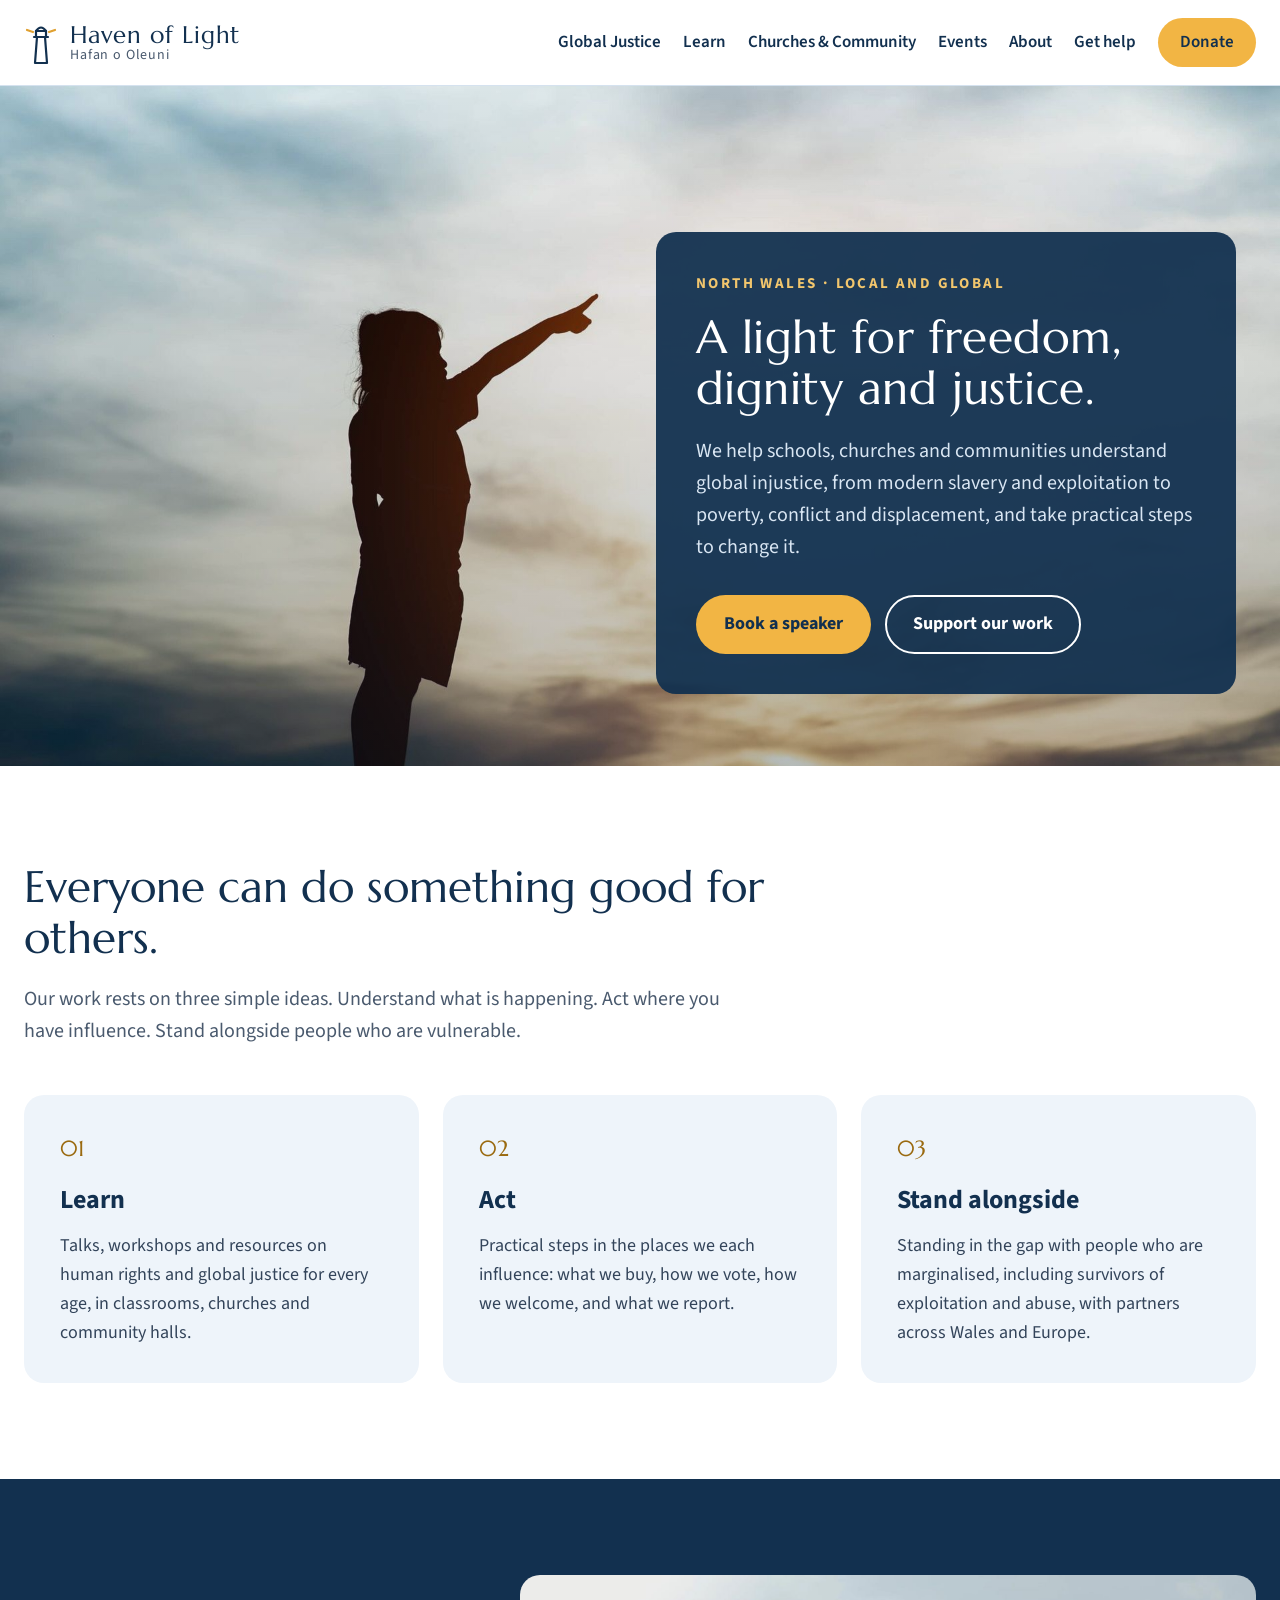
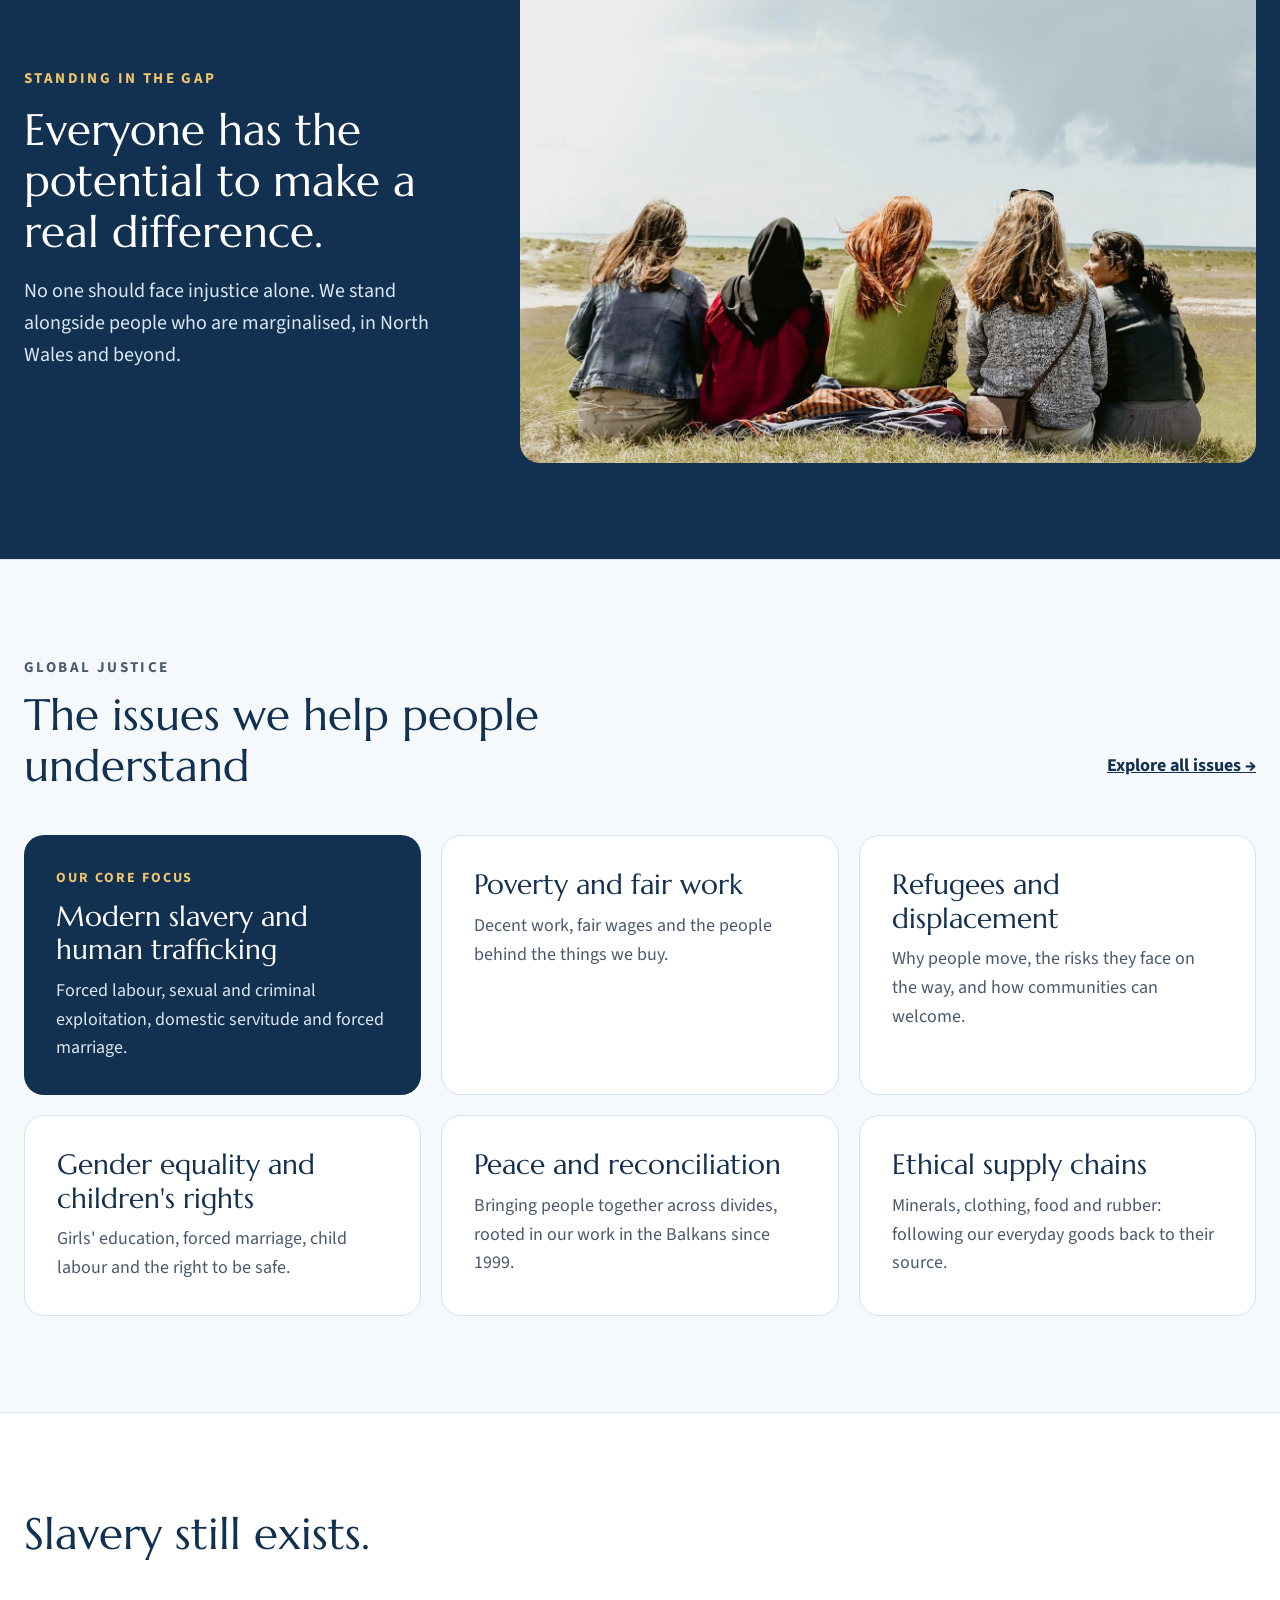
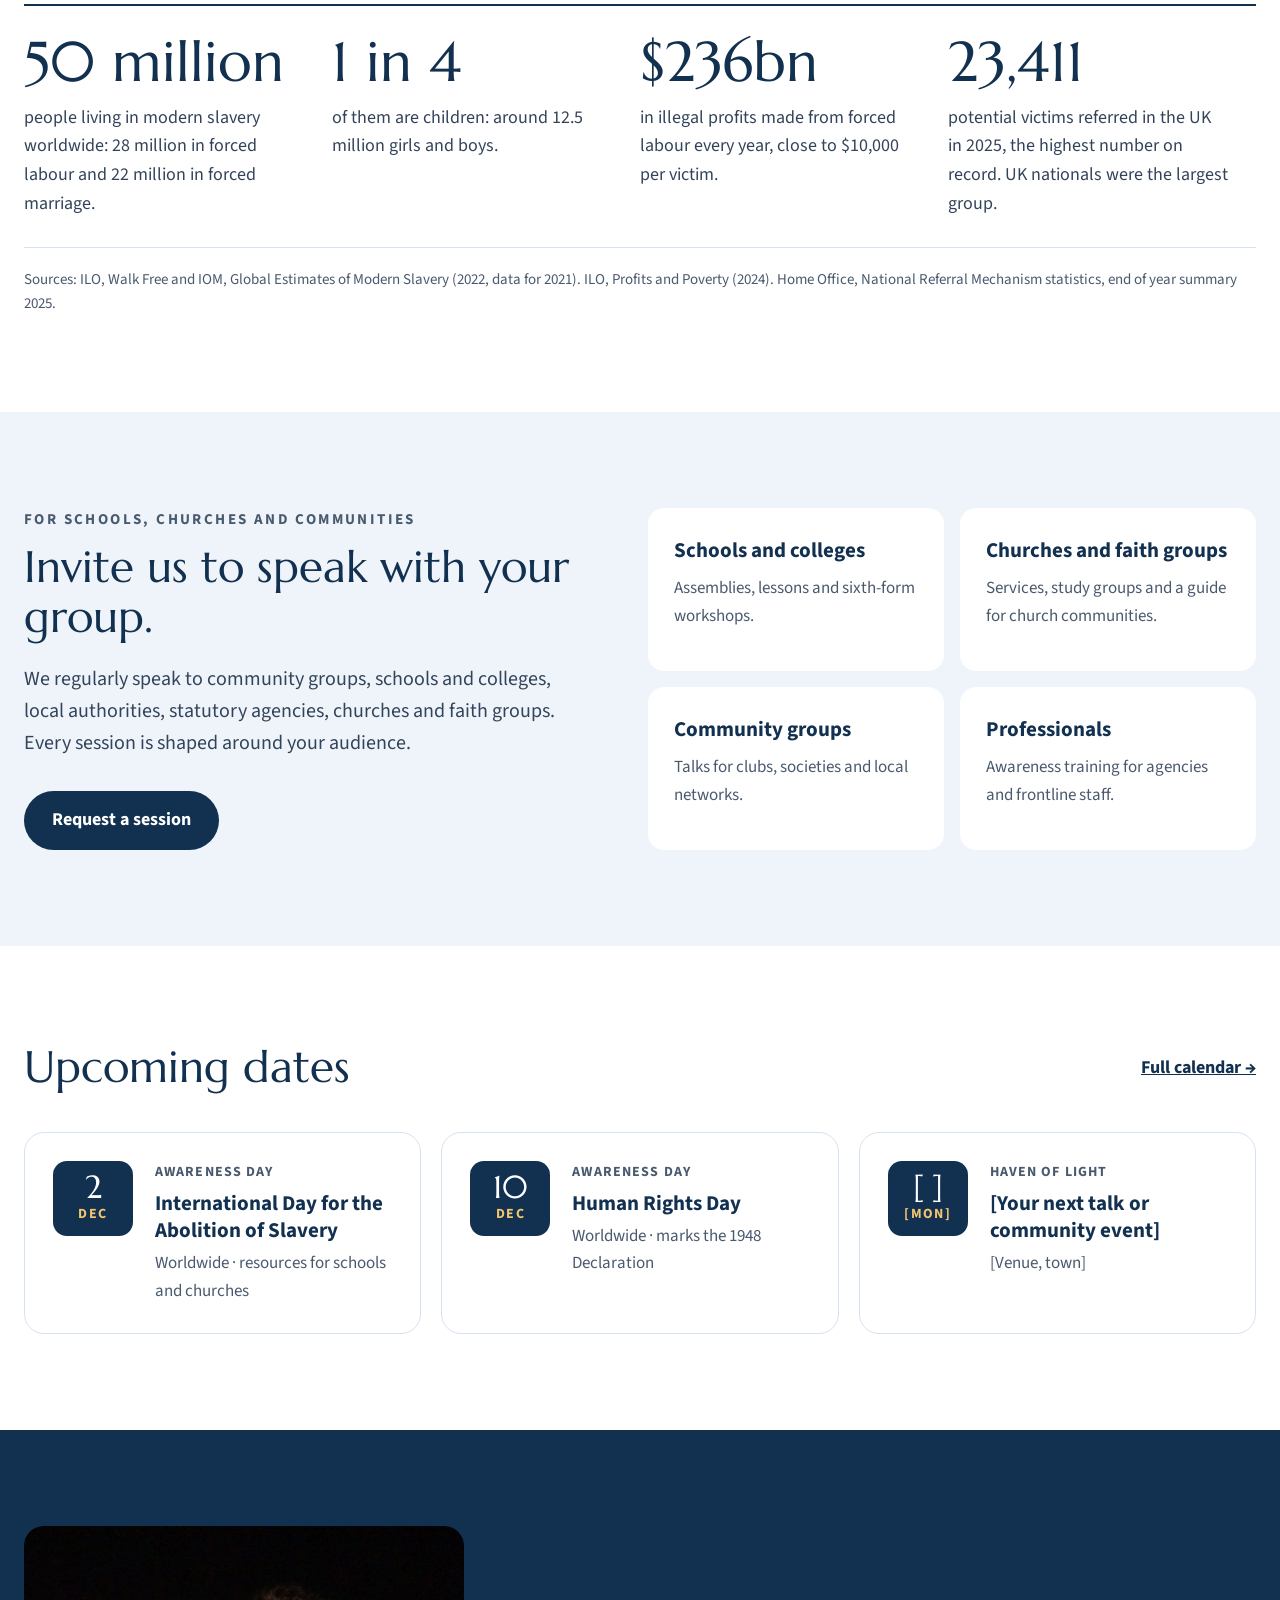
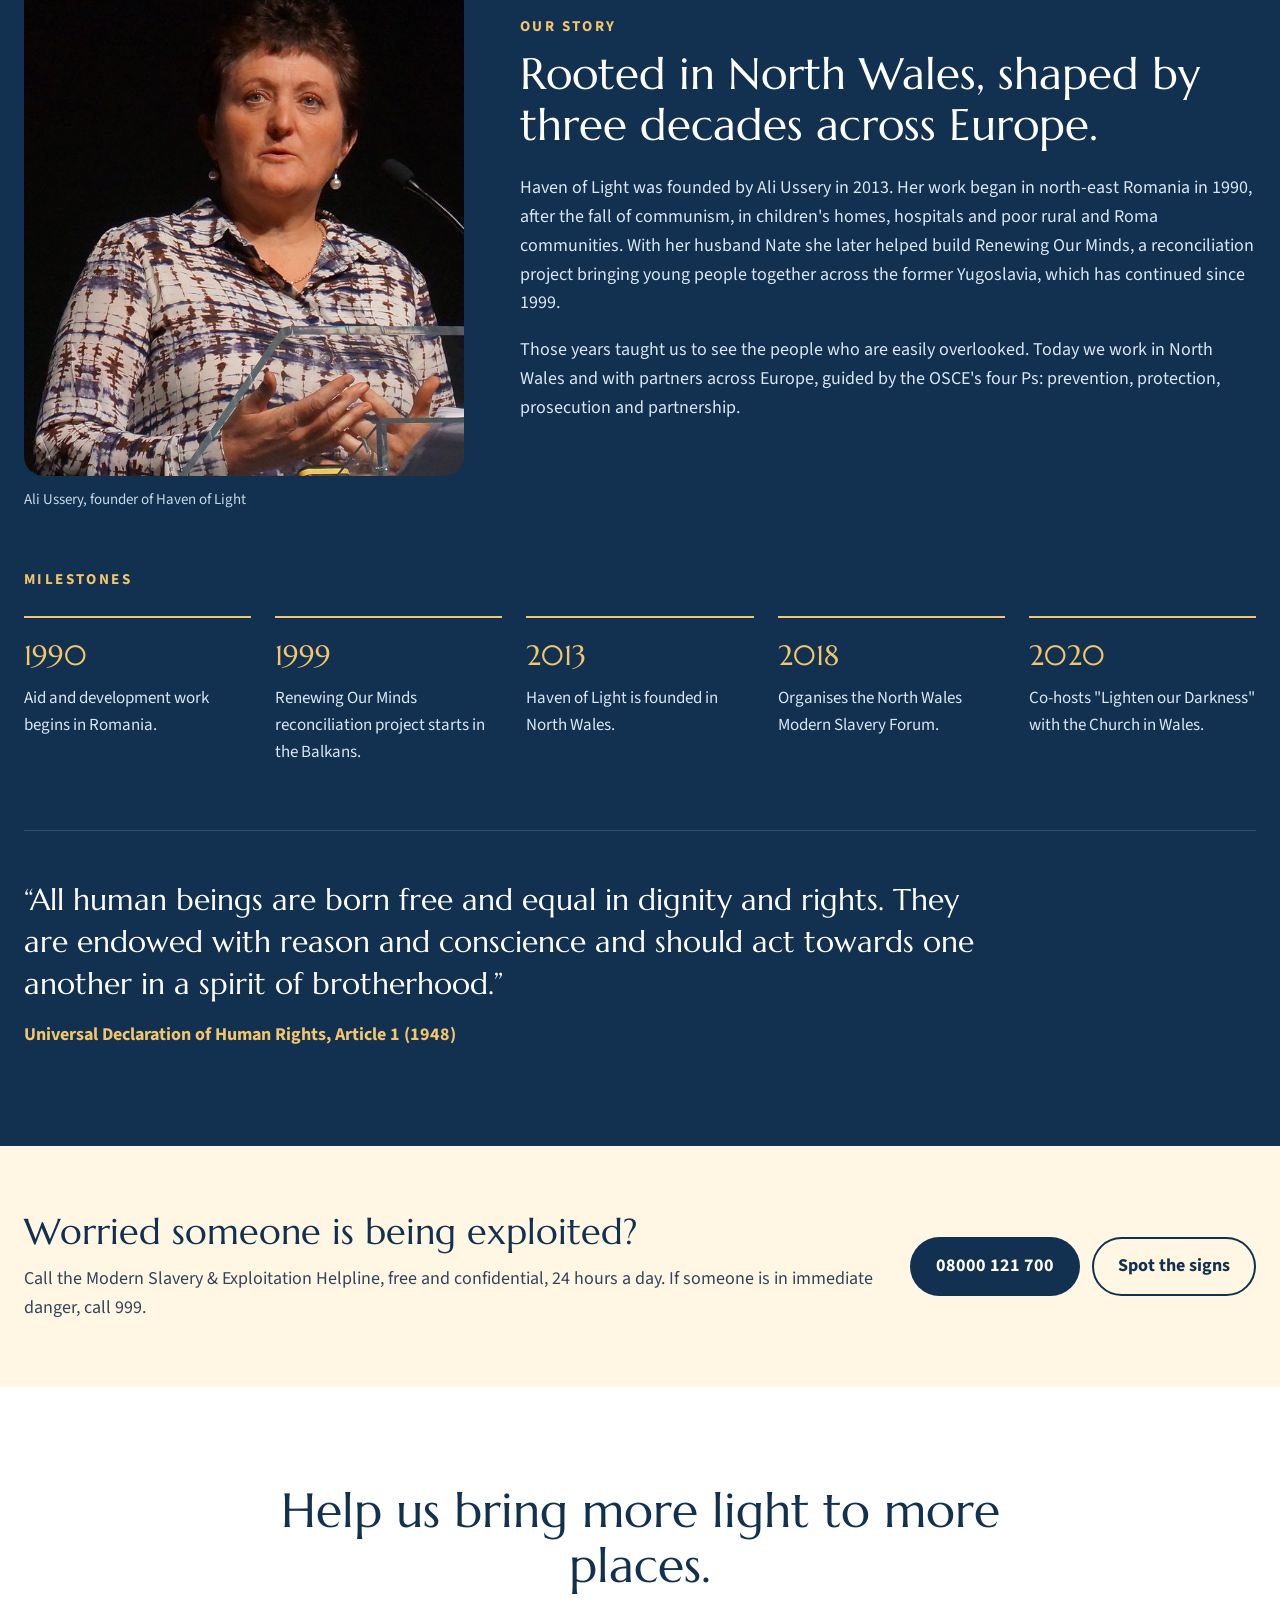
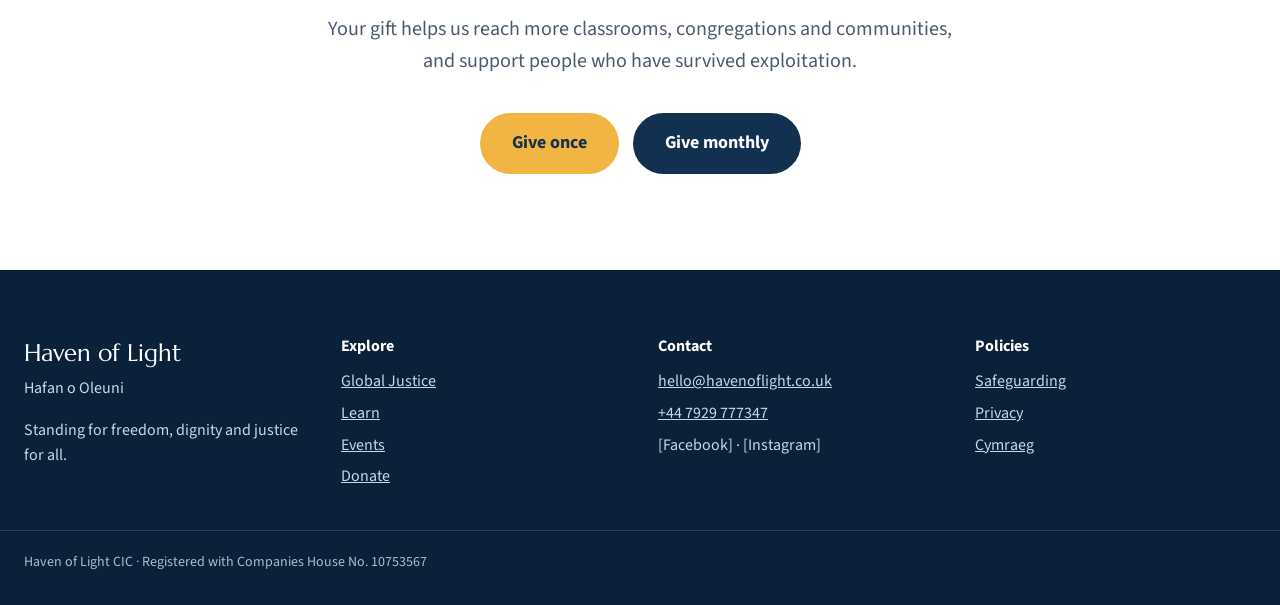
<file: index.html>
<!doctype html>
<html lang="en-GB">
<head>
<meta charset="utf-8">
<meta name="viewport" content="width=device-width, initial-scale=1">
<title>Haven of Light | Hafan o Oleuni</title>
<meta name="description" content="Haven of Light helps schools, churches and communities in North Wales understand global injustice, from modern slavery to poverty and displacement, and take action.">
<link rel="icon" href="favicon.svg" type="image/svg+xml">
<link rel="preconnect" href="https://fonts.googleapis.com">
<link href="https://fonts.googleapis.com/css2?family=Marcellus&amp;family=Source+Sans+3:wght@400;600;700&amp;display=swap" rel="stylesheet">
<style>
body{margin:0;background:#FFFFFF}
a{color:#12304F}a:hover{color:#0A1F36}
</style>
<style>
[hidden]{display:none !important}
@media (max-width:640px){h1{font-size:40px !important}h2{font-size:32px !important}}
.pill{font:inherit;font-weight:700;cursor:pointer;border:2px solid #B7CBE0;background:#FFFFFF;color:#12304F;padding:10px 20px;border-radius:999px;min-height:48px}
.pill[aria-pressed="true"],.pill[aria-selected="true"]{background:#12304F;border-color:#12304F;color:#FFFFFF}
.amt{font-family:'Marcellus',serif;font-size:28px;border-radius:16px;min-height:64px;padding:16px}
.seg{border:none;background:transparent;padding:12px}
.pill:focus-visible,a:focus-visible,input:focus-visible,select:focus-visible,textarea:focus-visible{outline:3px solid #F2B544;outline-offset:2px}
@media (max-width:760px){.hero-photo>.hero-inner{min-height:0 !important;padding:320px 0 0 !important}.hero-box{max-width:none !important;border-radius:0 !important;padding:32px 16px 40px !important}.hero-box h1{font-size:38px !important}.hero-learn{background-image:linear-gradient(180deg,rgba(0,0,0,0) 0px,rgba(0,0,0,0) 240px,#000000 420px),var(--learn-img) !important;background-size:100% 100%,auto 420px !important;background-repeat:no-repeat;background-position:0 0,20% top !important}.hero-learn>div{padding-top:340px !important;padding-bottom:56px !important;min-height:0 !important}.photo-band p:nth-child(2){font-size:34px !important}}
</style>
<link rel="stylesheet" href="assets/motion.css">
<script src="assets/motion.js" defer></script>
</head>
<body>
<div style="font-family: 'Source Sans 3', system-ui, sans-serif; color: #1A2433; background: #FFFFFF; font-size: 18px; line-height: 1.6">

<header style="background: #FFFFFF; border-bottom: 1px solid #D5E2EF">
<div style="max-width: 1240px; margin: 0 auto; padding: 18px 24px; display: flex; flex-wrap: wrap; align-items: center; justify-content: space-between; gap: 16px">
<a href="index.html" style="display: flex; align-items: center; gap: 12px; text-decoration: none; color: #12304F">
<svg aria-hidden="true" width="34" height="44" viewBox="0 0 34 44" fill="none" stroke="#12304F" stroke-width="2.2" stroke-linecap="round" stroke-linejoin="round"><path d="M11 42 L13 16 H21 L23 42 Z"></path><path d="M10 16 H24"></path><path d="M12 16 V10 H22 V16"></path><path d="M12 10 Q17 3 22 10"></path><path d="M3 9 L9 11 M31 9 L25 11" stroke="#E0A030"></path></svg>
<span style="display: flex; flex-direction: column; line-height: 1.1">
<span style="font-family: 'Marcellus', serif; font-size: 24px; letter-spacing: 0.04em">Haven of Light</span>
<span style="font-size: 14px; color: #4A5A6E; letter-spacing: 0.06em">Hafan o Oleuni</span>
</span>
</a>
<nav aria-label="Main" style="display: flex; flex-wrap: wrap; align-items: center; gap: 6px 22px; font-size: 17px; font-weight: 600">
<a href="global-justice.html" style="text-decoration: none; padding: 10px 0">Global Justice</a>
<a href="learn.html" style="text-decoration: none; padding: 10px 0">Learn</a>
<a href="learn.html#churches" style="text-decoration: none; padding: 10px 0">Churches &amp; Community</a>
<a href="events.html" style="text-decoration: none; padding: 10px 0">Events</a>
<a href="#about" style="text-decoration: none; padding: 10px 0">About</a>
<a href="#help" style="text-decoration: none; padding: 10px 0">Get help</a>
<a href="donate.html" style="text-decoration: none; background: #F2B544; color: #12304F; padding: 11px 22px; border-radius: 999px">Donate</a>
</nav>
</div>
</header>

<section class="hero-photo" style="color: #FFFFFF; background-color: #12304F">
<div class="hero-bg" role="img" aria-label="Silhouette of a child pointing towards the light at sunset"></div>
<div class="hero-inner" style="max-width: 1240px; margin: 0 auto; padding: 120px 24px 72px; min-height: 680px; box-sizing: border-box; display: flex; flex-direction: column; justify-content: flex-end; align-items: flex-end">
<div class="hero-box" style="max-width: 500px; background: rgba(18, 48, 79, 0.94); border-radius: 20px; padding: 40px">
<p style="margin: 0 0 16px; font-size: 15px; letter-spacing: 0.16em; text-transform: uppercase; color: #F2C66D; font-weight: 700">North Wales · Local and global</p>
<h1 style="margin: 0; font-family: 'Marcellus', serif; font-weight: 400; font-size: 46px; line-height: 1.1; letter-spacing: 0.01em">A light for freedom, dignity and justice.</h1>
<p style="margin: 22px 0 0; font-size: 20px; line-height: 1.6; color: #D9E6F3; max-width: 640px">We help schools, churches and communities understand global injustice, from modern slavery and exploitation to poverty, conflict and displacement, and take practical steps to change it.</p>
<div style="display: flex; flex-wrap: wrap; gap: 14px; margin-top: 32px">
<a href="learn.html#book" style="text-decoration: none; background: #F2B544; color: #12304F; font-weight: 700; padding: 15px 28px; border-radius: 999px">Book a speaker</a>
<a href="donate.html" style="text-decoration: none; border: 2px solid #FFFFFF; color: #FFFFFF; font-weight: 700; padding: 13px 26px; border-radius: 999px">Support our work</a>
</div>
</div>
</div>
</section>

<section style="background: #FFFFFF">
<div style="max-width: 1240px; margin: 0 auto; padding: 96px 24px">
<h2 style="margin: 0; font-family: 'Marcellus', serif; font-weight: 400; font-size: 44px; color: #12304F; max-width: 760px; line-height: 1.15">Everyone can do something good for others.</h2>
<p style="margin: 20px 0 0; max-width: 720px; color: #4A5A6E; font-size: 20px">Our work rests on three simple ideas. Understand what is happening. Act where you have influence. Stand alongside people who are vulnerable.</p>
<div style="display: grid; grid-template-columns: repeat(auto-fit, minmax(280px, 1fr)); gap: 24px; margin-top: 48px">
<div style="background: #EEF4FA; border-radius: 20px; padding: 36px">
<p style="margin: 0; font-family: 'Marcellus', serif; font-size: 22px; color: #9A6A10">01</p>
<h3 style="margin: 12px 0 0; font-size: 26px; color: #12304F">Learn</h3>
<p style="margin: 12px 0 0; color: #33445A">Talks, workshops and resources on human rights and global justice for every age, in classrooms, churches and community halls.</p>
</div>
<div style="background: #EEF4FA; border-radius: 20px; padding: 36px">
<p style="margin: 0; font-family: 'Marcellus', serif; font-size: 22px; color: #9A6A10">02</p>
<h3 style="margin: 12px 0 0; font-size: 26px; color: #12304F">Act</h3>
<p style="margin: 12px 0 0; color: #33445A">Practical steps in the places we each influence: what we buy, how we vote, how we welcome, and what we report.</p>
</div>
<div style="background: #EEF4FA; border-radius: 20px; padding: 36px">
<p style="margin: 0; font-family: 'Marcellus', serif; font-size: 22px; color: #9A6A10">03</p>
<h3 style="margin: 12px 0 0; font-size: 26px; color: #12304F">Stand alongside</h3>
<p style="margin: 12px 0 0; color: #33445A">Standing in the gap with people who are marginalised, including survivors of exploitation and abuse, with partners across Wales and Europe.</p>
</div>
</div>
</div>
</section>

<section class="photo-band" style="background: #12304F; color: #FFFFFF">
<div style="max-width: 1240px; margin: 0 auto; padding: 96px 24px; display: flex; flex-wrap: wrap; gap: 48px; align-items: center">
<div style="flex: 1 1 360px; min-width: 0">
<p style="margin: 0; font-size: 15px; letter-spacing: 0.16em; text-transform: uppercase; color: #F2C66D; font-weight: 700">Standing in the gap</p>
<p style="margin: 14px 0 0; font-family: 'Marcellus', serif; font-size: 44px; line-height: 1.15">Everyone has the potential to make a real difference.</p>
<p style="margin: 18px 0 0; font-size: 20px; color: #D9E6F3">No one should face injustice alone. We stand alongside people who are marginalised, in North Wales and beyond.</p>
</div>
<img src="images/group-of-women.jpg" alt="Five women sitting together on the grass, looking out to sea" width="1500" height="994" style="flex: 2 1 560px; min-width: 0; width: 100%; max-width: 760px; height: auto; display: block; border-radius: 20px">
</div>
</section>

<section style="background: #F6F9FC; border-top: 1px solid #DCE7F2; border-bottom: 1px solid #DCE7F2">
<div style="max-width: 1240px; margin: 0 auto; padding: 96px 24px">
<div style="display: flex; flex-wrap: wrap; justify-content: space-between; align-items: end; gap: 20px">
<div style="max-width: 680px">
<p style="margin: 0; font-size: 15px; letter-spacing: 0.16em; text-transform: uppercase; color: #4A5A6E; font-weight: 700">Global justice</p>
<h2 style="margin: 10px 0 0; font-family: 'Marcellus', serif; font-weight: 400; font-size: 44px; color: #12304F; line-height: 1.15">The issues we help people understand</h2>
</div>
<a href="global-justice.html" style="font-weight: 700; padding: 10px 0">Explore all issues →</a>
</div>
<div style="display: grid; grid-template-columns: repeat(auto-fit, minmax(340px, 1fr)); gap: 20px; margin-top: 44px">
<a href="global-justice.html#slavery" style="text-decoration: none; color: #FFFFFF; background: #12304F; border-radius: 20px; padding: 32px; display: flex; flex-direction: column; gap: 10px">
<span style="font-size: 14px; letter-spacing: 0.14em; text-transform: uppercase; color: #F2C66D; font-weight: 700">Our core focus</span>
<span style="font-family: 'Marcellus', serif; font-size: 28px; line-height: 1.2">Modern slavery and human trafficking</span>
<span style="color: #D9E6F3">Forced labour, sexual and criminal exploitation, domestic servitude and forced marriage.</span>
</a>
<a href="global-justice.html#poverty" style="text-decoration: none; color: #12304F; background: #FFFFFF; border: 1px solid #D5E2EF; border-radius: 20px; padding: 32px; display: flex; flex-direction: column; gap: 10px">
<span style="font-family: 'Marcellus', serif; font-size: 28px; line-height: 1.2">Poverty and fair work</span>
<span style="color: #4A5A6E">Decent work, fair wages and the people behind the things we buy.</span>
</a>
<a href="global-justice.html#refugees" style="text-decoration: none; color: #12304F; background: #FFFFFF; border: 1px solid #D5E2EF; border-radius: 20px; padding: 32px; display: flex; flex-direction: column; gap: 10px">
<span style="font-family: 'Marcellus', serif; font-size: 28px; line-height: 1.2">Refugees and displacement</span>
<span style="color: #4A5A6E">Why people move, the risks they face on the way, and how communities can welcome.</span>
</a>
<a href="global-justice.html#equality" style="text-decoration: none; color: #12304F; background: #FFFFFF; border: 1px solid #D5E2EF; border-radius: 20px; padding: 32px; display: flex; flex-direction: column; gap: 10px">
<span style="font-family: 'Marcellus', serif; font-size: 28px; line-height: 1.2">Gender equality and children's rights</span>
<span style="color: #4A5A6E">Girls' education, forced marriage, child labour and the right to be safe.</span>
</a>
<a href="global-justice.html#peace" style="text-decoration: none; color: #12304F; background: #FFFFFF; border: 1px solid #D5E2EF; border-radius: 20px; padding: 32px; display: flex; flex-direction: column; gap: 10px">
<span style="font-family: 'Marcellus', serif; font-size: 28px; line-height: 1.2">Peace and reconciliation</span>
<span style="color: #4A5A6E">Bringing people together across divides, rooted in our work in the Balkans since 1999.</span>
</a>
<a href="global-justice.html#supply" style="text-decoration: none; color: #12304F; background: #FFFFFF; border: 1px solid #D5E2EF; border-radius: 20px; padding: 32px; display: flex; flex-direction: column; gap: 10px">
<span style="font-family: 'Marcellus', serif; font-size: 28px; line-height: 1.2">Ethical supply chains</span>
<span style="color: #4A5A6E">Minerals, clothing, food and rubber: following our everyday goods back to their source.</span>
</a>
</div>
</div>
</section>

<section style="background: #FFFFFF">
<div style="max-width: 1240px; margin: 0 auto; padding: 96px 24px">
<h2 style="margin: 0; font-family: 'Marcellus', serif; font-weight: 400; font-size: 44px; color: #12304F; line-height: 1.15">Slavery still exists.</h2>
<div style="display: grid; grid-template-columns: repeat(auto-fit, minmax(250px, 1fr)); gap: 0; margin-top: 44px; border-top: 2px solid #12304F">
<div style="padding: 28px 28px 28px 0; border-bottom: 1px solid #D5E2EF">
<p style="margin: 0; font-family: 'Marcellus', serif; font-size: 56px; line-height: 1; color: #12304F">50 million</p>
<p style="margin: 14px 0 0; color: #33445A">people living in modern slavery worldwide: 28 million in forced labour and 22 million in forced marriage.</p>
</div>
<div style="padding: 28px 28px 28px 0; border-bottom: 1px solid #D5E2EF">
<p style="margin: 0; font-family: 'Marcellus', serif; font-size: 56px; line-height: 1; color: #12304F">1 in 4</p>
<p style="margin: 14px 0 0; color: #33445A">of them are children: around 12.5 million girls and boys.</p>
</div>
<div style="padding: 28px 28px 28px 0; border-bottom: 1px solid #D5E2EF">
<p style="margin: 0; font-family: 'Marcellus', serif; font-size: 56px; line-height: 1; color: #12304F">$236bn</p>
<p style="margin: 14px 0 0; color: #33445A">in illegal profits made from forced labour every year, close to $10,000 per victim.</p>
</div>
<div style="padding: 28px 28px 28px 0; border-bottom: 1px solid #D5E2EF">
<p style="margin: 0; font-family: 'Marcellus', serif; font-size: 56px; line-height: 1; color: #12304F">23,411</p>
<p style="margin: 14px 0 0; color: #33445A">potential victims referred in the UK in 2025, the highest number on record. UK nationals were the largest group.</p>
</div>
</div>
<p style="margin: 20px 0 0; font-size: 15px; color: #4A5A6E">Sources: ILO, Walk Free and IOM, Global Estimates of Modern Slavery (2022, data for 2021). ILO, Profits and Poverty (2024). Home Office, National Referral Mechanism statistics, end of year summary 2025.</p>
</div>
</section>

<section id="churches" style="background: #EEF4FA">
<div style="max-width: 1240px; margin: 0 auto; padding: 96px 24px; display: flex; flex-wrap: wrap; gap: 56px">
<div style="flex: 1 1 420px; min-width: 0">
<p style="margin: 0; font-size: 15px; letter-spacing: 0.16em; text-transform: uppercase; color: #4A5A6E; font-weight: 700">For schools, churches and communities</p>
<h2 style="margin: 10px 0 0; font-family: 'Marcellus', serif; font-weight: 400; font-size: 44px; color: #12304F; line-height: 1.15">Invite us to speak with your group.</h2>
<p style="margin: 20px 0 0; color: #33445A; font-size: 20px">We regularly speak to community groups, schools and colleges, local authorities, statutory agencies, churches and faith groups. Every session is shaped around your audience.</p>
<a href="learn.html#book" style="display: inline-block; margin-top: 32px; text-decoration: none; background: #12304F; color: #FFFFFF; font-weight: 700; padding: 15px 28px; border-radius: 999px">Request a session</a>
</div>
<div style="flex: 1 1 460px; min-width: 0; display: grid; grid-template-columns: repeat(auto-fit, minmax(220px, 1fr)); gap: 16px">
<div style="background: #FFFFFF; border-radius: 16px; padding: 26px">
<h3 style="margin: 0; font-size: 21px; color: #12304F">Schools and colleges</h3>
<p style="margin: 8px 0 0; color: #4A5A6E; font-size: 17px">Assemblies, lessons and sixth-form workshops.</p>
</div>
<div style="background: #FFFFFF; border-radius: 16px; padding: 26px">
<h3 style="margin: 0; font-size: 21px; color: #12304F">Churches and faith groups</h3>
<p style="margin: 8px 0 0; color: #4A5A6E; font-size: 17px">Services, study groups and a guide for church communities.</p>
</div>
<div style="background: #FFFFFF; border-radius: 16px; padding: 26px">
<h3 style="margin: 0; font-size: 21px; color: #12304F">Community groups</h3>
<p style="margin: 8px 0 0; color: #4A5A6E; font-size: 17px">Talks for clubs, societies and local networks.</p>
</div>
<div style="background: #FFFFFF; border-radius: 16px; padding: 26px">
<h3 style="margin: 0; font-size: 21px; color: #12304F">Professionals</h3>
<p style="margin: 8px 0 0; color: #4A5A6E; font-size: 17px">Awareness training for agencies and frontline staff.</p>
</div>
</div>
</div>
</section>

<section style="background: #FFFFFF">
<div style="max-width: 1240px; margin: 0 auto; padding: 96px 24px">
<div style="display: flex; flex-wrap: wrap; justify-content: space-between; align-items: end; gap: 20px">
<h2 style="margin: 0; font-family: 'Marcellus', serif; font-weight: 400; font-size: 44px; color: #12304F; line-height: 1.15">Upcoming dates</h2>
<a href="events.html" style="font-weight: 700; padding: 10px 0">Full calendar →</a>
</div>
<div style="display: grid; grid-template-columns: repeat(auto-fit, minmax(300px, 1fr)); gap: 20px; margin-top: 40px">
<a href="events.html" style="text-decoration: none; color: #12304F; border: 1px solid #D5E2EF; border-radius: 20px; padding: 28px; display: flex; gap: 22px; align-items: flex-start">
<span style="display: flex; flex-direction: column; align-items: center; min-width: 64px; background: #12304F; color: #FFFFFF; border-radius: 14px; padding: 10px 8px">
<span style="font-family: 'Marcellus', serif; font-size: 32px; line-height: 1">2</span>
<span style="font-size: 14px; font-weight: 700; letter-spacing: 0.1em; text-transform: uppercase; color: #F2C66D">Dec</span>
</span>
<span style="display: flex; flex-direction: column; gap: 6px">
<span style="font-size: 14px; font-weight: 700; letter-spacing: 0.08em; text-transform: uppercase; color: #4A5A6E">Awareness day</span>
<span style="font-size: 21px; font-weight: 700; line-height: 1.3">International Day for the Abolition of Slavery</span>
<span style="font-size: 17px; color: #4A5A6E">Worldwide · resources for schools and churches</span>
</span>
</a>
<a href="events.html" style="text-decoration: none; color: #12304F; border: 1px solid #D5E2EF; border-radius: 20px; padding: 28px; display: flex; gap: 22px; align-items: flex-start">
<span style="display: flex; flex-direction: column; align-items: center; min-width: 64px; background: #12304F; color: #FFFFFF; border-radius: 14px; padding: 10px 8px">
<span style="font-family: 'Marcellus', serif; font-size: 32px; line-height: 1">10</span>
<span style="font-size: 14px; font-weight: 700; letter-spacing: 0.1em; text-transform: uppercase; color: #F2C66D">Dec</span>
</span>
<span style="display: flex; flex-direction: column; gap: 6px">
<span style="font-size: 14px; font-weight: 700; letter-spacing: 0.08em; text-transform: uppercase; color: #4A5A6E">Awareness day</span>
<span style="font-size: 21px; font-weight: 700; line-height: 1.3">Human Rights Day</span>
<span style="font-size: 17px; color: #4A5A6E">Worldwide · marks the 1948 Declaration</span>
</span>
</a>
<a href="events.html" style="text-decoration: none; color: #12304F; border: 1px solid #D5E2EF; border-radius: 20px; padding: 28px; display: flex; gap: 22px; align-items: flex-start">
<span style="display: flex; flex-direction: column; align-items: center; min-width: 64px; background: #12304F; color: #FFFFFF; border-radius: 14px; padding: 10px 8px">
<span style="font-family: 'Marcellus', serif; font-size: 32px; line-height: 1">[ ]</span>
<span style="font-size: 14px; font-weight: 700; letter-spacing: 0.1em; text-transform: uppercase; color: #F2C66D">[Mon]</span>
</span>
<span style="display: flex; flex-direction: column; gap: 6px">
<span style="font-size: 14px; font-weight: 700; letter-spacing: 0.08em; text-transform: uppercase; color: #4A5A6E">Haven of Light</span>
<span style="font-size: 21px; font-weight: 700; line-height: 1.3">[Your next talk or community event]</span>
<span style="font-size: 17px; color: #4A5A6E">[Venue, town]</span>
</span>
</a>
</div>
</div>
</section>

<section id="about" style="background: #12304F; color: #FFFFFF">
<div style="max-width: 1240px; margin: 0 auto; padding: 96px 24px 56px; display: flex; flex-wrap: wrap; gap: 56px; align-items: center">
<figure style="flex: 1 1 320px; max-width: 440px; margin: 0">
<img src="images/ali-ussery.jpg" alt="Ali Ussery, founder of Haven of Light, speaking at a lectern" style="display: block; width: 100%; aspect-ratio: 4 / 5; object-fit: cover; border-radius: 20px">
<figcaption style="margin-top: 12px; font-size: 15px; color: #C9D8E8">Ali Ussery, founder of Haven of Light</figcaption>
</figure>
<div style="flex: 1 1 520px; min-width: 0">
<p style="margin: 0; font-size: 15px; letter-spacing: 0.16em; text-transform: uppercase; color: #F2C66D; font-weight: 700">Our story</p>
<h2 style="margin: 10px 0 0; font-family: 'Marcellus', serif; font-weight: 400; font-size: 44px; line-height: 1.15">Rooted in North Wales, shaped by three decades across Europe.</h2>
<p style="margin: 24px 0 0; color: #D9E6F3">Haven of Light was founded by Ali Ussery in 2013. Her work began in north-east Romania in 1990, after the fall of communism, in children's homes, hospitals and poor rural and Roma communities. With her husband Nate she later helped build Renewing Our Minds, a reconciliation project bringing young people together across the former Yugoslavia, which has continued since 1999.</p>
<p style="margin: 18px 0 0; color: #D9E6F3">Those years taught us to see the people who are easily overlooked. Today we work in North Wales and with partners across Europe, guided by the OSCE's four Ps: prevention, protection, prosecution and partnership.</p>
</div>
</div>
<div style="max-width: 1240px; margin: 0 auto; padding: 0 24px 64px">
<h3 style="margin: 0 0 24px; font-size: 15px; letter-spacing: 0.16em; text-transform: uppercase; color: #F2C66D">Milestones</h3>
<ol style="list-style: none; margin: 0; padding: 0; display: grid; grid-template-columns: repeat(auto-fit, minmax(190px, 1fr)); gap: 24px">
<li style="border-top: 2px solid #F2C66D; padding-top: 16px"><span style="display: block; font-family: 'Marcellus', serif; font-size: 28px; color: #F2C66D">1990</span><span style="display: block; margin-top: 6px; color: #D9E6F3; font-size: 17px">Aid and development work begins in Romania.</span></li>
<li style="border-top: 2px solid #F2C66D; padding-top: 16px"><span style="display: block; font-family: 'Marcellus', serif; font-size: 28px; color: #F2C66D">1999</span><span style="display: block; margin-top: 6px; color: #D9E6F3; font-size: 17px">Renewing Our Minds reconciliation project starts in the Balkans.</span></li>
<li style="border-top: 2px solid #F2C66D; padding-top: 16px"><span style="display: block; font-family: 'Marcellus', serif; font-size: 28px; color: #F2C66D">2013</span><span style="display: block; margin-top: 6px; color: #D9E6F3; font-size: 17px">Haven of Light is founded in North Wales.</span></li>
<li style="border-top: 2px solid #F2C66D; padding-top: 16px"><span style="display: block; font-family: 'Marcellus', serif; font-size: 28px; color: #F2C66D">2018</span><span style="display: block; margin-top: 6px; color: #D9E6F3; font-size: 17px">Organises the North Wales Modern Slavery Forum.</span></li>
<li style="border-top: 2px solid #F2C66D; padding-top: 16px"><span style="display: block; font-family: 'Marcellus', serif; font-size: 28px; color: #F2C66D">2020</span><span style="display: block; margin-top: 6px; color: #D9E6F3; font-size: 17px">Co-hosts "Lighten our Darkness" with the Church in Wales.</span></li>
</ol>
</div>
<div style="max-width: 1240px; margin: 0 auto; padding: 0 24px 96px">
<blockquote style="margin: 0; border-top: 1px solid #2D4D70; padding-top: 48px">
<p style="margin: 0; font-family: 'Marcellus', serif; font-size: 30px; line-height: 1.4; max-width: 980px">“All human beings are born free and equal in dignity and rights. They are endowed with reason and conscience and should act towards one another in a spirit of brotherhood.”</p>
<footer style="margin-top: 16px; color: #F2C66D; font-weight: 700">Universal Declaration of Human Rights, Article 1 (1948)</footer>
</blockquote>
</div>
</section>

<section id="help" style="background: #FFF6E4">
<div style="max-width: 1240px; margin: 0 auto; padding: 64px 24px; display: flex; flex-wrap: wrap; gap: 32px; align-items: center; justify-content: space-between">
<div style="flex: 1 1 520px; min-width: 0">
<h2 style="margin: 0; font-family: 'Marcellus', serif; font-weight: 400; font-size: 36px; color: #12304F; line-height: 1.2">Worried someone is being exploited?</h2>
<p style="margin: 12px 0 0; color: #33445A">Call the Modern Slavery &amp; Exploitation Helpline, free and confidential, 24 hours a day. If someone is in immediate danger, call 999.</p>
</div>
<div style="display: flex; flex-wrap: wrap; gap: 12px">
<a href="tel:08000121700" style="text-decoration: none; background: #12304F; color: #FFFFFF; font-weight: 700; padding: 15px 26px; border-radius: 999px">08000 121 700</a>
<a href="global-justice.html#signs" style="text-decoration: none; border: 2px solid #12304F; color: #12304F; font-weight: 700; padding: 13px 24px; border-radius: 999px">Spot the signs</a>
</div>
</div>
</section>

<section style="background: #FFFFFF">
<div style="max-width: 1240px; margin: 0 auto; padding: 96px 24px; text-align: center">
<h2 style="margin: 0 auto; font-family: 'Marcellus', serif; font-weight: 400; font-size: 48px; color: #12304F; line-height: 1.15; max-width: 820px">Help us bring more light to more places.</h2>
<p style="margin: 20px auto 0; color: #4A5A6E; font-size: 20px; max-width: 640px">Your gift helps us reach more classrooms, congregations and communities, and support people who have survived exploitation.</p>
<div style="display: flex; flex-wrap: wrap; justify-content: center; gap: 14px; margin-top: 36px">
<a href="donate.html" style="text-decoration: none; background: #F2B544; color: #12304F; font-weight: 700; padding: 16px 32px; border-radius: 999px">Give once</a>
<a href="donate.html" style="text-decoration: none; background: #12304F; color: #FFFFFF; font-weight: 700; padding: 16px 32px; border-radius: 999px">Give monthly</a>
</div>
</div>
</section>

<footer style="background: #0B2139; color: #C9D8E8; font-size: 16px">
<div style="max-width: 1240px; margin: 0 auto; padding: 64px 24px 40px; display: grid; grid-template-columns: repeat(auto-fit, minmax(220px, 1fr)); gap: 36px">
<div>
<p style="margin: 0; font-family: 'Marcellus', serif; font-size: 24px; color: #FFFFFF">Haven of Light</p>
<p style="margin: 4px 0 0; color: #C9D8E8">Hafan o Oleuni</p>
<p style="margin: 16px 0 0">Standing for freedom, dignity and justice for all.</p>
</div>
<div>
<p style="margin: 0; font-weight: 700; color: #FFFFFF">Explore</p>
<p style="margin: 10px 0 0; display: flex; flex-direction: column; gap: 6px">
<a href="global-justice.html" style="color: #C9D8E8">Global Justice</a>
<a href="learn.html" style="color: #C9D8E8">Learn</a>
<a href="events.html" style="color: #C9D8E8">Events</a>
<a href="donate.html" style="color: #C9D8E8">Donate</a>
</p>
</div>
<div>
<p style="margin: 0; font-weight: 700; color: #FFFFFF">Contact</p>
<p style="margin: 10px 0 0; display: flex; flex-direction: column; gap: 6px">
<a href="mailto:hello@havenoflight.co.uk" style="color: #C9D8E8">hello@havenoflight.co.uk</a>
<a href="tel:+447929777347" style="color: #C9D8E8">+44 7929 777347</a>
<span>[Facebook] · [Instagram]</span>
</p>
</div>
<div>
<p style="margin: 0; font-weight: 700; color: #FFFFFF">Policies</p>
<p style="margin: 10px 0 0; display: flex; flex-direction: column; gap: 6px">
<a href="#" style="color: #C9D8E8">Safeguarding</a>
<a href="#" style="color: #C9D8E8">Privacy</a>
<a href="#" style="color: #C9D8E8">Cymraeg</a>
</p>
</div>
</div>
<div style="max-width: 1240px; margin: 0 auto; padding: 20px 24px 32px; border-top: 1px solid #23405F; font-size: 14px; color: #A9BDD2">Haven of Light CIC · Registered with Companies House No. 10753567</div>
</footer>

</div>
</body>
</html>
</file>
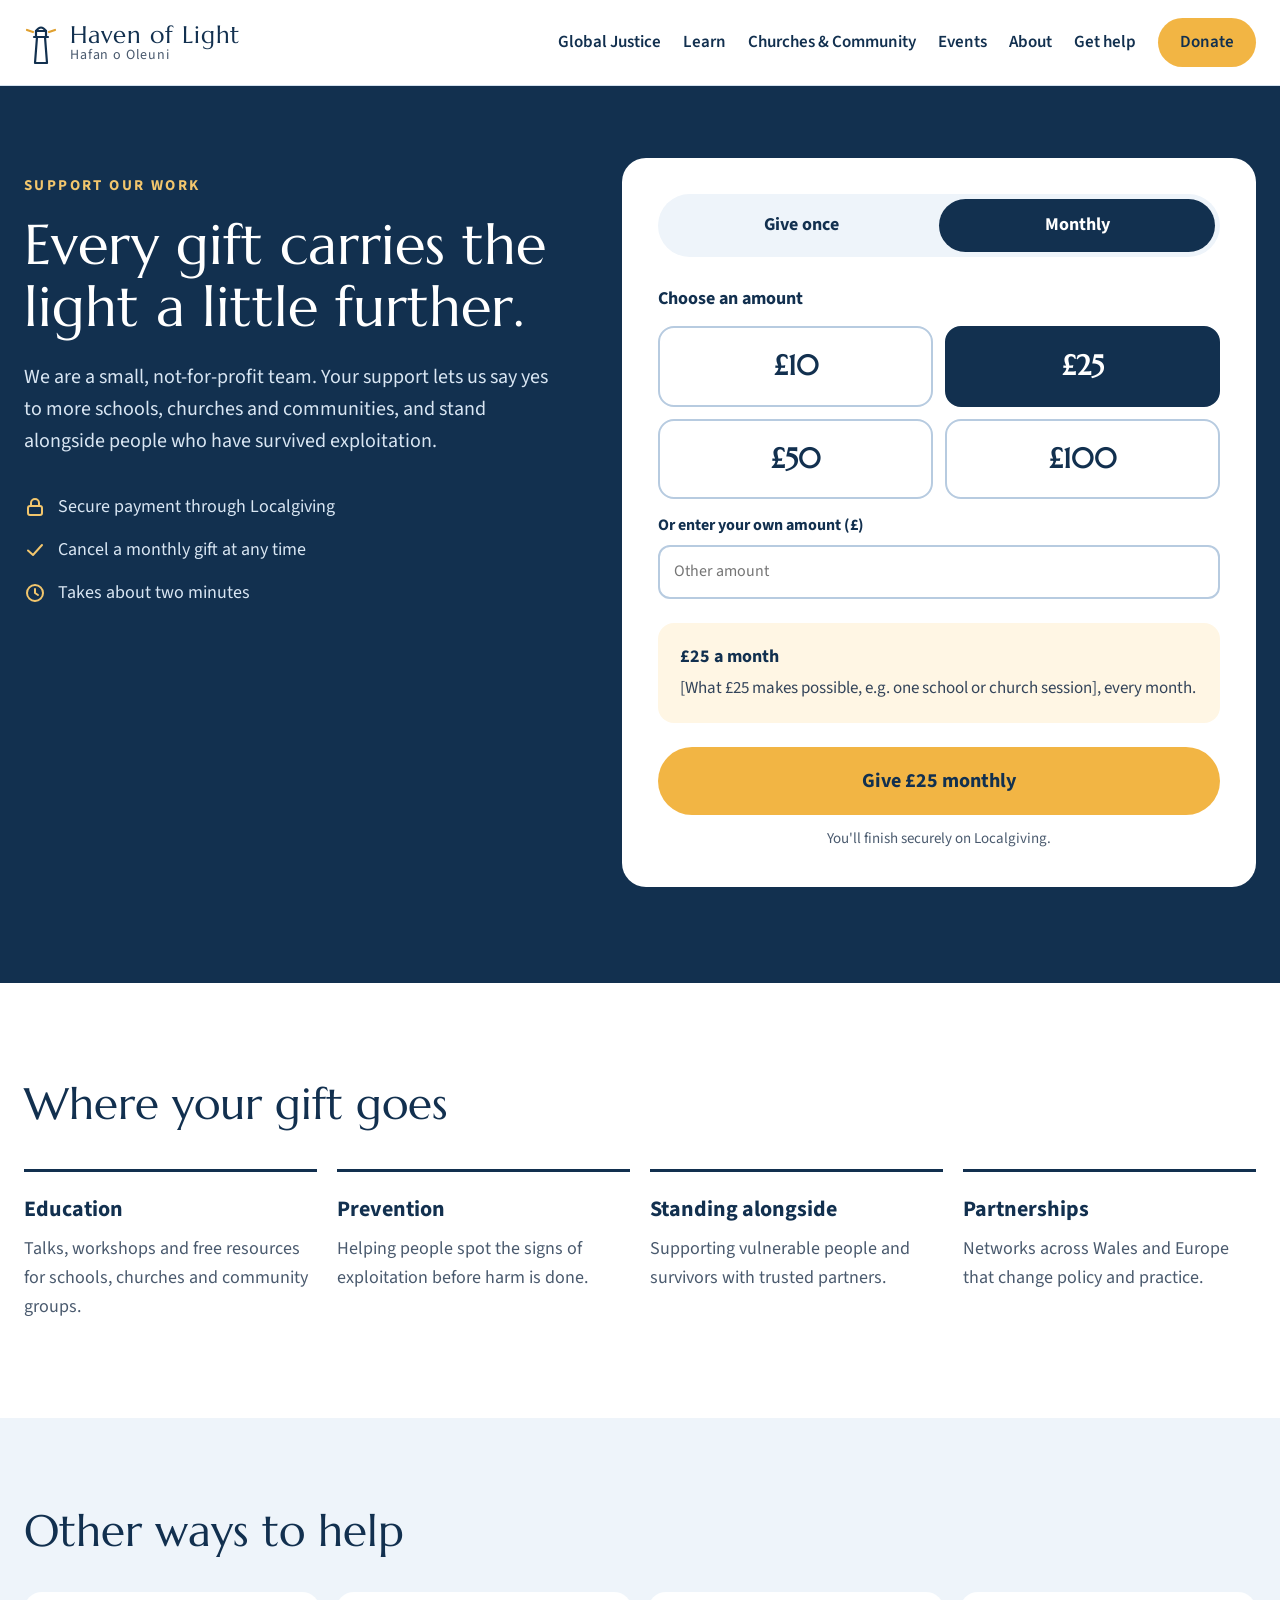
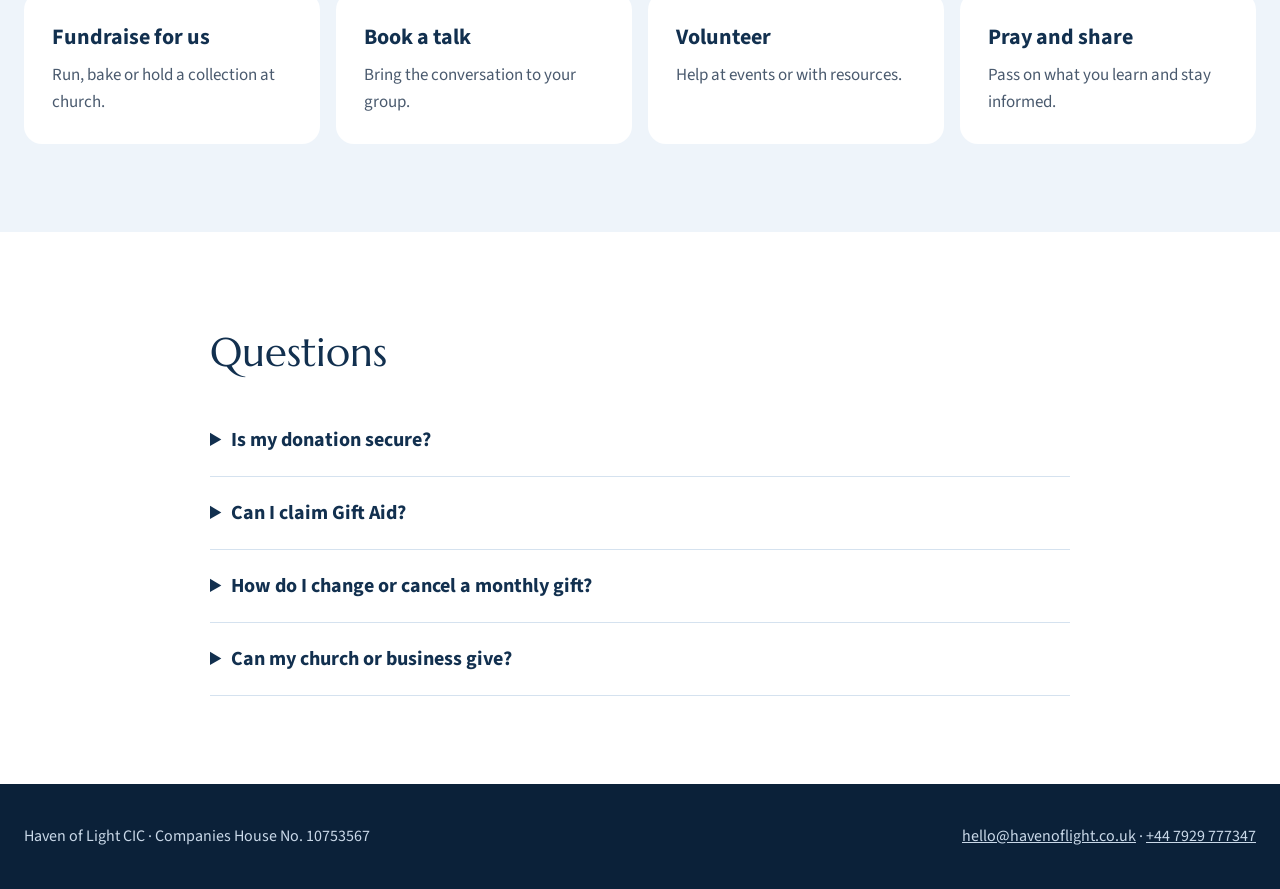
<file: donate.html>
<!doctype html>
<html lang="en-GB">
<head>
<meta charset="utf-8">
<meta name="viewport" content="width=device-width, initial-scale=1">
<title>Donate | Haven of Light</title>
<meta name="description" content="Haven of Light helps schools, churches and communities in North Wales understand global injustice, from modern slavery to poverty and displacement, and take action.">
<link rel="icon" href="favicon.svg" type="image/svg+xml">
<link rel="preconnect" href="https://fonts.googleapis.com">
<link href="https://fonts.googleapis.com/css2?family=Marcellus&amp;family=Source+Sans+3:wght@400;600;700&amp;display=swap" rel="stylesheet">
<style>
body{margin:0;background:#FFFFFF}
a{color:#12304F}a:hover{color:#0A1F36}
</style>
<style>
[hidden]{display:none !important}
@media (max-width:640px){h1{font-size:40px !important}h2{font-size:32px !important}}
.pill{font:inherit;font-weight:700;cursor:pointer;border:2px solid #B7CBE0;background:#FFFFFF;color:#12304F;padding:10px 20px;border-radius:999px;min-height:48px}
.pill[aria-pressed="true"],.pill[aria-selected="true"]{background:#12304F;border-color:#12304F;color:#FFFFFF}
.amt{font-family:'Marcellus',serif;font-size:28px;border-radius:16px;min-height:64px;padding:16px}
.seg{border:none;background:transparent;padding:12px}
.pill:focus-visible,a:focus-visible,input:focus-visible,select:focus-visible,textarea:focus-visible{outline:3px solid #F2B544;outline-offset:2px}
</style>
</head>
<body>
<div style="font-family: 'Source Sans 3', system-ui, sans-serif; color: #1A2433; background: #FFFFFF; font-size: 18px; line-height: 1.6">

<header style="background: #FFFFFF; border-bottom: 1px solid #D5E2EF">
<div style="max-width: 1240px; margin: 0 auto; padding: 18px 24px; display: flex; flex-wrap: wrap; align-items: center; justify-content: space-between; gap: 16px">
<a href="index.html" style="display: flex; align-items: center; gap: 12px; text-decoration: none; color: #12304F">
<svg aria-hidden="true" width="34" height="44" viewBox="0 0 34 44" fill="none" stroke="#12304F" stroke-width="2.2" stroke-linecap="round" stroke-linejoin="round"><path d="M11 42 L13 16 H21 L23 42 Z"></path><path d="M10 16 H24"></path><path d="M12 16 V10 H22 V16"></path><path d="M12 10 Q17 3 22 10"></path><path d="M3 9 L9 11 M31 9 L25 11" stroke="#E0A030"></path></svg>
<span style="display: flex; flex-direction: column; line-height: 1.1">
<span style="font-family: 'Marcellus', serif; font-size: 24px; letter-spacing: 0.04em">Haven of Light</span>
<span style="font-size: 14px; color: #4A5A6E; letter-spacing: 0.06em">Hafan o Oleuni</span>
</span>
</a>
<nav aria-label="Main" style="display: flex; flex-wrap: wrap; align-items: center; gap: 6px 22px; font-size: 17px; font-weight: 600">
<a href="global-justice.html" style="text-decoration: none; padding: 10px 0">Global Justice</a>
<a href="learn.html" style="text-decoration: none; padding: 10px 0">Learn</a>
<a href="learn.html#churches" style="text-decoration: none; padding: 10px 0">Churches &amp; Community</a>
<a href="events.html" style="text-decoration: none; padding: 10px 0">Events</a>
<a href="index.html#about" style="text-decoration: none; padding: 10px 0">About</a>
<a href="index.html#help" style="text-decoration: none; padding: 10px 0">Get help</a>
<a href="donate.html" aria-current="page" style="text-decoration: none; background: #F2B544; color: #12304F; padding: 11px 22px; border-radius: 999px">Donate</a>
</nav>
</div>
</header>

<section style="background: #12304F; color: #FFFFFF">
<div style="max-width: 1240px; margin: 0 auto; padding: 72px 24px 96px; display: flex; flex-wrap: wrap; gap: 56px; align-items: flex-start">
<div style="flex: 1 1 440px; min-width: 0; padding-top: 16px">
<p style="margin: 0 0 16px; font-size: 15px; letter-spacing: 0.16em; text-transform: uppercase; color: #F2C66D; font-weight: 700">Support our work</p>
<h1 style="margin: 0; font-family: 'Marcellus', serif; font-weight: 400; font-size: 56px; line-height: 1.1">Every gift carries the light a little further.</h1>
<p style="margin: 24px 0 0; font-size: 20px; color: #D9E6F3">We are a small, not-for-profit team. Your support lets us say yes to more schools, churches and communities, and stand alongside people who have survived exploitation.</p>
<div style="margin-top: 36px; display: flex; flex-direction: column; gap: 14px">
<p style="margin: 0; display: flex; gap: 12px; color: #D9E6F3"><svg aria-hidden="true" width="22" height="22" viewBox="0 0 22 22" fill="none" stroke="#F2C66D" stroke-width="2" stroke-linecap="round" stroke-linejoin="round" style="flex: none; margin-top: 3px"><rect x="4" y="10" width="14" height="9" rx="2"></rect><path d="M7 10 V7 a4 4 0 0 1 8 0 V10"></path></svg>Secure payment through Localgiving</p>
<p style="margin: 0; display: flex; gap: 12px; color: #D9E6F3"><svg aria-hidden="true" width="22" height="22" viewBox="0 0 22 22" fill="none" stroke="#F2C66D" stroke-width="2" stroke-linecap="round" stroke-linejoin="round" style="flex: none; margin-top: 3px"><path d="M4 11.5 L9 16 L18 6"></path></svg>Cancel a monthly gift at any time</p>
<p style="margin: 0; display: flex; gap: 12px; color: #D9E6F3"><svg aria-hidden="true" width="22" height="22" viewBox="0 0 22 22" fill="none" stroke="#F2C66D" stroke-width="2" stroke-linecap="round" stroke-linejoin="round" style="flex: none; margin-top: 3px"><circle cx="11" cy="11" r="8"></circle><path d="M11 7 V11 L14 13"></path></svg>Takes about two minutes</p>
</div>
</div>

<div style="flex: 1 1 460px; min-width: 0; background: #FFFFFF; color: #1A2433; border-radius: 24px; padding: 36px">
<div role="group" aria-label="How often" style="display: grid; grid-template-columns: repeat(2, minmax(0, 1fr)); gap: 0; background: #EEF4FA; border-radius: 999px; padding: 5px">
<button class="pill seg" data-freq="once" aria-pressed="false">Give once</button>
<button class="pill seg" data-freq="monthly" aria-pressed="true">Monthly</button>
</div>

<p style="margin: 28px 0 12px; font-weight: 700; color: #12304F">Choose an amount</p>
<div role="group" aria-label="Amount" style="display: grid; grid-template-columns: repeat(2, minmax(0, 1fr)); gap: 12px">
<button class="pill amt" data-amt="10" aria-pressed="false">£10</button>
<button class="pill amt" data-amt="25" aria-pressed="true">£25</button>
<button class="pill amt" data-amt="50" aria-pressed="false">£50</button>
<button class="pill amt" data-amt="100" aria-pressed="false">£100</button>
</div>
<label style="margin-top: 14px; display: flex; flex-direction: column; gap: 6px; font-weight: 700; color: #12304F; font-size: 16px">Or enter your own amount (£)
<input type="number" min="1" inputmode="decimal" id="custom" placeholder="Other amount" style="font: inherit; font-weight: 400; padding: 12px 14px; border: 2px solid #B7CBE0; border-radius: 12px; min-height: 52px; box-sizing: border-box">
</label>

<div style="margin-top: 24px; background: #FFF6E4; border-radius: 16px; padding: 20px 22px">
<p style="margin: 0; font-weight: 700; color: #12304F" id="impact-title">£25 a month</p>
<p style="margin: 4px 0 0; color: #33445A; font-size: 17px" id="impact">[What £25 makes possible, e.g. one school or church session], every month.</p>
</div>

<a href="https://localgiving.org/donation/haven-of-light-cic/start" style="margin-top: 24px; display: block; text-align: center; text-decoration: none; background: #F2B544; color: #12304F; font-weight: 700; font-size: 20px; padding: 18px; border-radius: 999px" id="give">Give £25 monthly</a>
<p style="margin: 12px 0 0; text-align: center; color: #4A5A6E; font-size: 15px">You'll finish securely on Localgiving.</p>
</div>
</div>
</section>

<section style="background: #FFFFFF">
<div style="max-width: 1240px; margin: 0 auto; padding: 96px 24px">
<h2 style="margin: 0; font-family: 'Marcellus', serif; font-weight: 400; font-size: 44px; color: #12304F; line-height: 1.15">Where your gift goes</h2>
<div style="display: grid; grid-template-columns: repeat(auto-fit, minmax(260px, 1fr)); gap: 20px; margin-top: 40px">
<div style="border-top: 3px solid #12304F; padding-top: 20px"><h3 style="margin: 0; font-size: 22px; color: #12304F">Education</h3><p style="margin: 8px 0 0; color: #4A5A6E">Talks, workshops and free resources for schools, churches and community groups.</p></div>
<div style="border-top: 3px solid #12304F; padding-top: 20px"><h3 style="margin: 0; font-size: 22px; color: #12304F">Prevention</h3><p style="margin: 8px 0 0; color: #4A5A6E">Helping people spot the signs of exploitation before harm is done.</p></div>
<div style="border-top: 3px solid #12304F; padding-top: 20px"><h3 style="margin: 0; font-size: 22px; color: #12304F">Standing alongside</h3><p style="margin: 8px 0 0; color: #4A5A6E">Supporting vulnerable people and survivors with trusted partners.</p></div>
<div style="border-top: 3px solid #12304F; padding-top: 20px"><h3 style="margin: 0; font-size: 22px; color: #12304F">Partnerships</h3><p style="margin: 8px 0 0; color: #4A5A6E">Networks across Wales and Europe that change policy and practice.</p></div>
</div>
</div>
</section>

<section style="background: #EEF4FA">
<div style="max-width: 1240px; margin: 0 auto; padding: 88px 24px">
<h2 style="margin: 0; font-family: 'Marcellus', serif; font-weight: 400; font-size: 44px; color: #12304F; line-height: 1.15">Other ways to help</h2>
<div style="display: grid; grid-template-columns: repeat(auto-fit, minmax(260px, 1fr)); gap: 16px; margin-top: 36px">
<a href="#" style="text-decoration: none; color: #12304F; background: #FFFFFF; border-radius: 18px; padding: 28px; display: flex; flex-direction: column; gap: 6px"><span style="font-size: 22px; font-weight: 700">Fundraise for us</span><span style="color: #4A5A6E; font-size: 17px">Run, bake or hold a collection at church.</span></a>
<a href="learn.html#book" style="text-decoration: none; color: #12304F; background: #FFFFFF; border-radius: 18px; padding: 28px; display: flex; flex-direction: column; gap: 6px"><span style="font-size: 22px; font-weight: 700">Book a talk</span><span style="color: #4A5A6E; font-size: 17px">Bring the conversation to your group.</span></a>
<a href="#" style="text-decoration: none; color: #12304F; background: #FFFFFF; border-radius: 18px; padding: 28px; display: flex; flex-direction: column; gap: 6px"><span style="font-size: 22px; font-weight: 700">Volunteer</span><span style="color: #4A5A6E; font-size: 17px">Help at events or with resources.</span></a>
<a href="#" style="text-decoration: none; color: #12304F; background: #FFFFFF; border-radius: 18px; padding: 28px; display: flex; flex-direction: column; gap: 6px"><span style="font-size: 22px; font-weight: 700">Pray and share</span><span style="color: #4A5A6E; font-size: 17px">Pass on what you learn and stay informed.</span></a>
</div>
</div>
</section>

<section style="background: #FFFFFF">
<div style="max-width: 860px; margin: 0 auto; padding: 88px 24px">
<h2 style="margin: 0; font-family: 'Marcellus', serif; font-weight: 400; font-size: 40px; color: #12304F">Questions</h2>
<details style="border-bottom: 1px solid #D5E2EF; padding: 20px 0; margin-top: 20px">
<summary style="cursor: pointer; font-weight: 700; color: #12304F; font-size: 20px">Is my donation secure?</summary>
<p style="margin: 10px 0 0; color: #33445A">Yes. Payments are handled by Localgiving, a UK platform for community organisations. We never see your card details.</p>
</details>
<details style="border-bottom: 1px solid #D5E2EF; padding: 20px 0">
<summary style="cursor: pointer; font-weight: 700; color: #12304F; font-size: 20px">Can I claim Gift Aid?</summary>
<p style="margin: 10px 0 0; color: #33445A">Haven of Light is a Community Interest Company (CIC), a not-for-profit company that exists for community benefit. CICs are not registered charities, so donations to us aren't eligible for Gift Aid.</p>
</details>
<details style="border-bottom: 1px solid #D5E2EF; padding: 20px 0">
<summary style="cursor: pointer; font-weight: 700; color: #12304F; font-size: 20px">How do I change or cancel a monthly gift?</summary>
<p style="margin: 10px 0 0; color: #33445A">[Explain how, e.g. through your Localgiving account or by emailing hello@havenoflight.co.uk.]</p>
</details>
<details style="border-bottom: 1px solid #D5E2EF; padding: 20px 0">
<summary style="cursor: pointer; font-weight: 700; color: #12304F; font-size: 20px">Can my church or business give?</summary>
<p style="margin: 10px 0 0; color: #33445A">Yes, we'd love to talk. Email <a href="mailto:hello@havenoflight.co.uk">hello@havenoflight.co.uk</a> about one-off gifts, collections or partnership.</p>
</details>
</div>
</section>

<footer style="background: #0B2139; color: #C9D8E8; font-size: 16px">
<div style="max-width: 1240px; margin: 0 auto; padding: 40px 24px; display: flex; flex-wrap: wrap; justify-content: space-between; gap: 16px">
<span>Haven of Light CIC · Companies House No. 10753567</span>
<span><a href="mailto:hello@havenoflight.co.uk" style="color: #C9D8E8">hello@havenoflight.co.uk</a> · <a href="tel:+447929777347" style="color: #C9D8E8">+44 7929 777347</a></span>
</div>
</footer>

</div>
<script>
const IMPACT = {10: '[What £10 makes possible, e.g. printed resources for one class]', 25: '[What £25 makes possible, e.g. one school or church session]', 50: '[What £50 makes possible]', 100: '[What £100 makes possible]'};
let freq = 'monthly', amount = 25;
const custom = document.getElementById('custom');
function update() {
  const c = parseFloat(custom.value);
  const usingCustom = custom.value !== '' && c > 0;
  const amt = usingCustom ? c : amount;
  const shown = Number.isInteger(amt) ? String(amt) : amt.toFixed(2);
  const monthly = freq === 'monthly';
  document.querySelectorAll('[data-freq]').forEach(b => b.setAttribute('aria-pressed', b.dataset.freq === freq ? 'true' : 'false'));
  document.querySelectorAll('[data-amt]').forEach(b => b.setAttribute('aria-pressed', !usingCustom && +b.dataset.amt === amount ? 'true' : 'false'));
  document.getElementById('impact-title').textContent = '£' + shown + (monthly ? ' a month' : ' today');
  document.getElementById('impact').textContent = usingCustom ? 'Thank you. Every amount helps us reach more people.' : IMPACT[amt] + (monthly ? ', every month.' : '.');
  document.getElementById('give').textContent = monthly ? 'Give £' + shown + ' monthly' : 'Give £' + shown + ' now';
}
document.querySelectorAll('[data-freq]').forEach(b => b.addEventListener('click', () => { freq = b.dataset.freq; update(); }));
document.querySelectorAll('[data-amt]').forEach(b => b.addEventListener('click', () => { amount = +b.dataset.amt; custom.value = ''; update(); }));
custom.addEventListener('input', update);
</script>
</body>
</html>
</file>
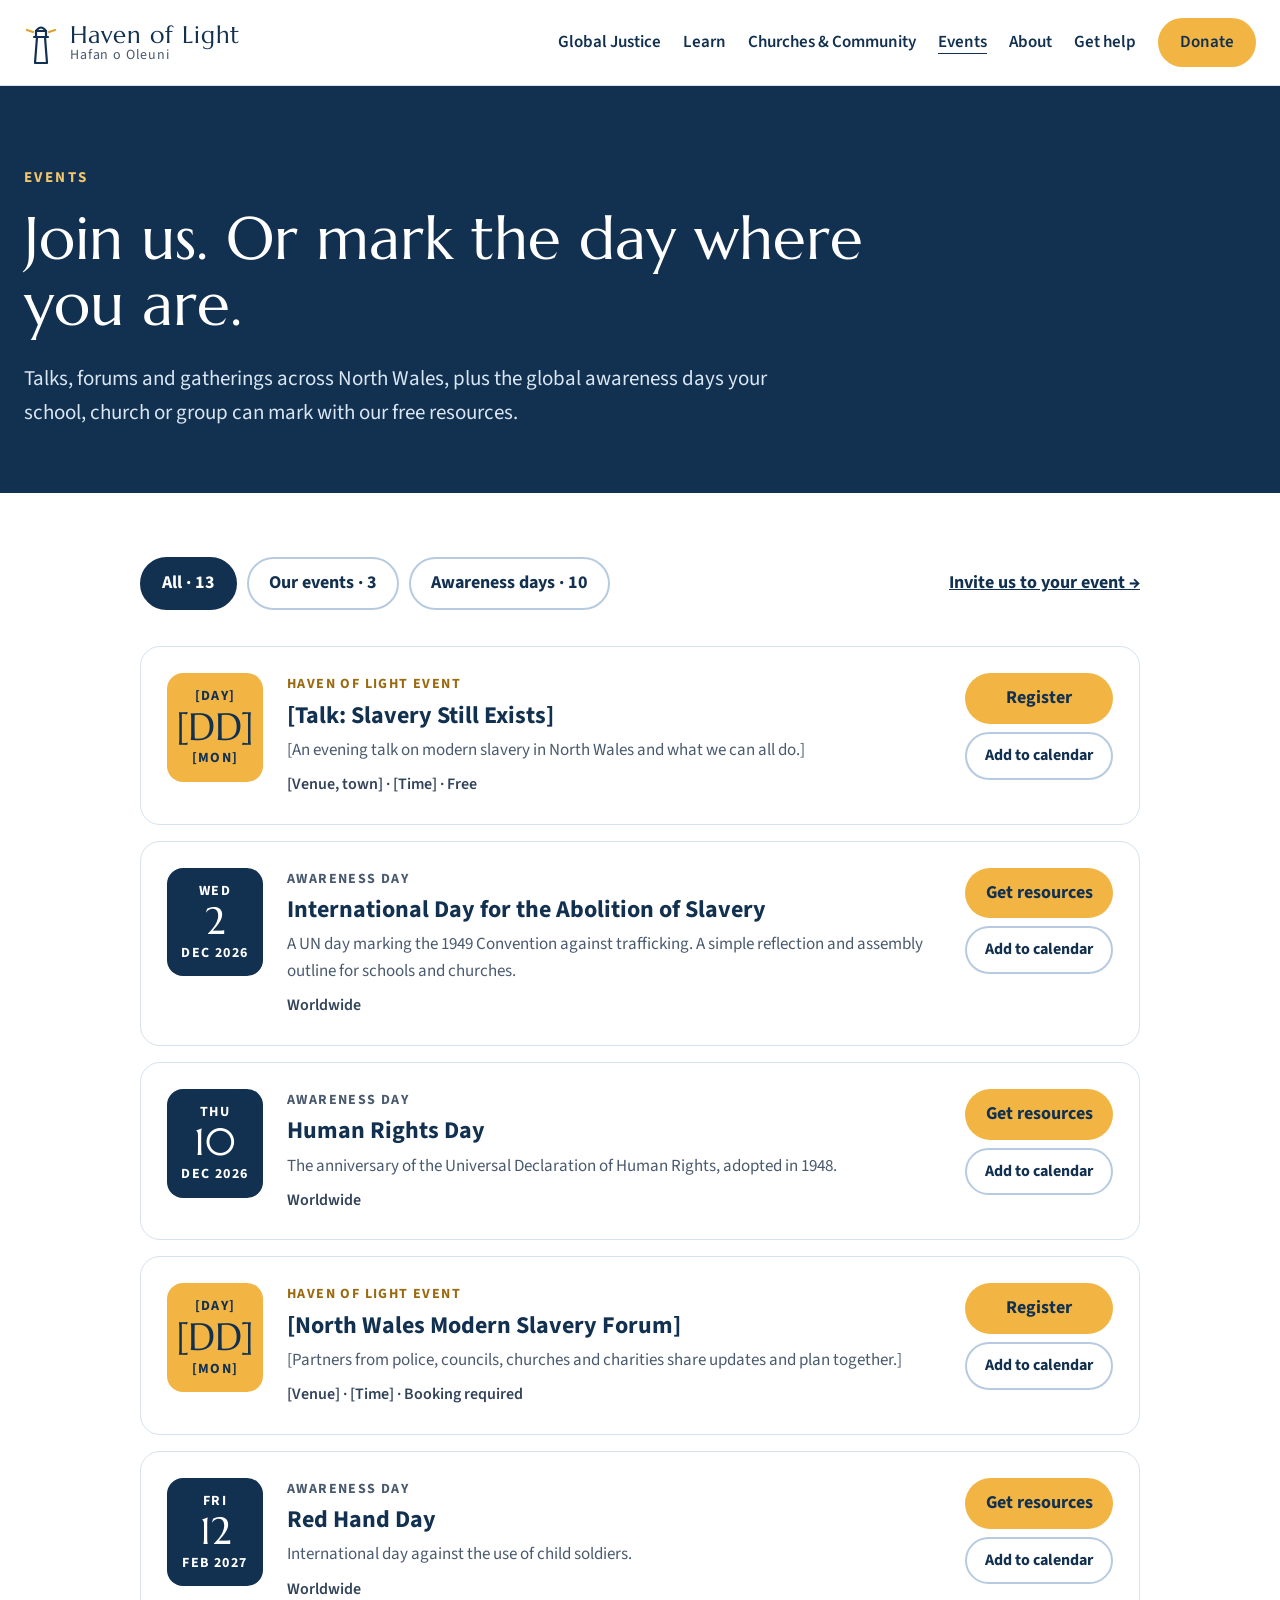
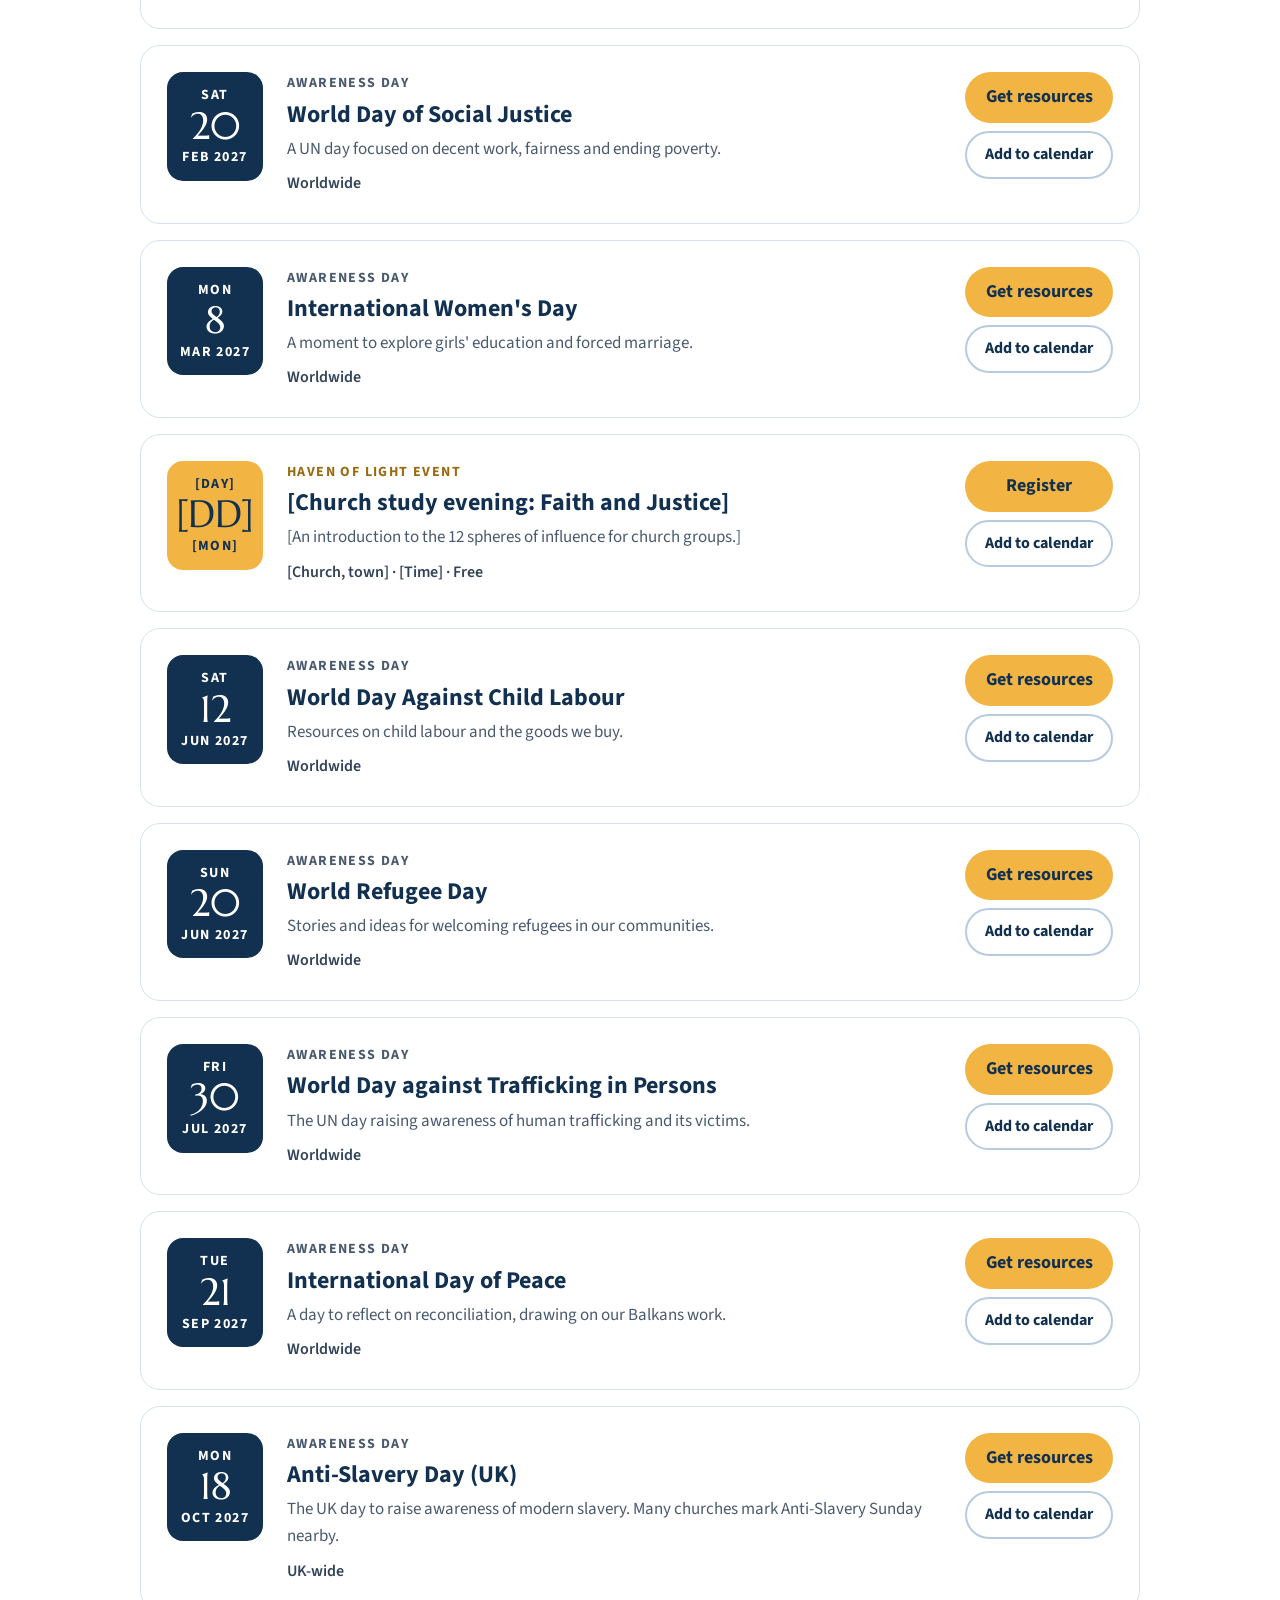
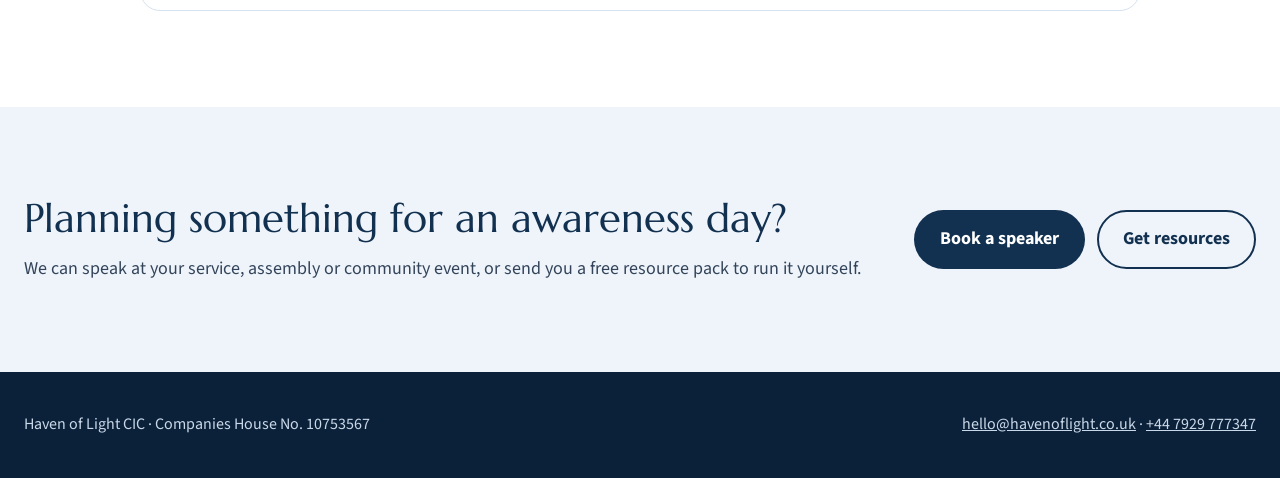
<file: events.html>
<!doctype html>
<html lang="en-GB">
<head>
<meta charset="utf-8">
<meta name="viewport" content="width=device-width, initial-scale=1">
<title>Events | Haven of Light</title>
<meta name="description" content="Haven of Light helps schools, churches and communities in North Wales understand global injustice, from modern slavery to poverty and displacement, and take action.">
<link rel="icon" href="favicon.svg" type="image/svg+xml">
<link rel="preconnect" href="https://fonts.googleapis.com">
<link href="https://fonts.googleapis.com/css2?family=Marcellus&amp;family=Source+Sans+3:wght@400;600;700&amp;display=swap" rel="stylesheet">
<style>
body{margin:0;background:#FFFFFF}
a{color:#12304F}a:hover{color:#0A1F36}
</style>
<style>
[hidden]{display:none !important}
@media (max-width:640px){h1{font-size:40px !important}h2{font-size:32px !important}}
.pill{font:inherit;font-weight:700;cursor:pointer;border:2px solid #B7CBE0;background:#FFFFFF;color:#12304F;padding:10px 20px;border-radius:999px;min-height:48px}
.pill[aria-pressed="true"],.pill[aria-selected="true"]{background:#12304F;border-color:#12304F;color:#FFFFFF}
.amt{font-family:'Marcellus',serif;font-size:28px;border-radius:16px;min-height:64px;padding:16px}
.seg{border:none;background:transparent;padding:12px}
.pill:focus-visible,a:focus-visible,input:focus-visible,select:focus-visible,textarea:focus-visible{outline:3px solid #F2B544;outline-offset:2px}
</style>
</head>
<body>
<div style="font-family: 'Source Sans 3', system-ui, sans-serif; color: #1A2433; background: #FFFFFF; font-size: 18px; line-height: 1.6">

<header style="background: #FFFFFF; border-bottom: 1px solid #D5E2EF">
<div style="max-width: 1240px; margin: 0 auto; padding: 18px 24px; display: flex; flex-wrap: wrap; align-items: center; justify-content: space-between; gap: 16px">
<a href="index.html" style="display: flex; align-items: center; gap: 12px; text-decoration: none; color: #12304F">
<svg aria-hidden="true" width="34" height="44" viewBox="0 0 34 44" fill="none" stroke="#12304F" stroke-width="2.2" stroke-linecap="round" stroke-linejoin="round"><path d="M11 42 L13 16 H21 L23 42 Z"></path><path d="M10 16 H24"></path><path d="M12 16 V10 H22 V16"></path><path d="M12 10 Q17 3 22 10"></path><path d="M3 9 L9 11 M31 9 L25 11" stroke="#E0A030"></path></svg>
<span style="display: flex; flex-direction: column; line-height: 1.1">
<span style="font-family: 'Marcellus', serif; font-size: 24px; letter-spacing: 0.04em">Haven of Light</span>
<span style="font-size: 14px; color: #4A5A6E; letter-spacing: 0.06em">Hafan o Oleuni</span>
</span>
</a>
<nav aria-label="Main" style="display: flex; flex-wrap: wrap; align-items: center; gap: 6px 22px; font-size: 17px; font-weight: 600">
<a href="global-justice.html" style="text-decoration: none; padding: 10px 0">Global Justice</a>
<a href="learn.html" style="text-decoration: none; padding: 10px 0">Learn</a>
<a href="learn.html#churches" style="text-decoration: none; padding: 10px 0">Churches &amp; Community</a>
<a href="events.html" aria-current="page" style="text-decoration: underline; text-underline-offset: 6px; padding: 10px 0">Events</a>
<a href="index.html#about" style="text-decoration: none; padding: 10px 0">About</a>
<a href="index.html#help" style="text-decoration: none; padding: 10px 0">Get help</a>
<a href="donate.html" style="text-decoration: none; background: #F2B544; color: #12304F; padding: 11px 22px; border-radius: 999px">Donate</a>
</nav>
</div>
</header>

<section style="background: #12304F; color: #FFFFFF">
<div style="max-width: 1240px; margin: 0 auto; padding: 80px 24px 64px">
<p style="margin: 0 0 16px; font-size: 15px; letter-spacing: 0.16em; text-transform: uppercase; color: #F2C66D; font-weight: 700">Events</p>
<h1 style="margin: 0; font-family: 'Marcellus', serif; font-weight: 400; font-size: 60px; line-height: 1.1; max-width: 900px">Join us. Or mark the day where you are.</h1>
<p style="margin: 24px 0 0; font-size: 21px; color: #D9E6F3; max-width: 760px">Talks, forums and gatherings across North Wales, plus the global awareness days your school, church or group can mark with our free resources.</p>
</div>
</section>

<section style="background: #FFFFFF">
<div style="max-width: 1000px; margin: 0 auto; padding: 64px 24px 96px">
<div style="display: flex; flex-wrap: wrap; justify-content: space-between; align-items: center; gap: 16px">
<div role="group" aria-label="Filter events" style="display: flex; flex-wrap: wrap; gap: 10px">
<button class="pill" data-f="all" aria-pressed="true">All · 13</button>
<button class="pill" data-f="ours" aria-pressed="false">Our events · 3</button>
<button class="pill" data-f="day" aria-pressed="false">Awareness days · 10</button>
</div>
<a href="#host" style="font-weight: 700; padding: 10px 0">Invite us to your event →</a>
</div>

<div style="margin-top: 36px; display: flex; flex-direction: column; gap: 16px">
<article data-kind="ours" style="display: flex; flex-wrap: wrap; gap: 24px; align-items: flex-start; border: 1px solid #D5E2EF; border-radius: 20px; padding: 26px">
<div style="display: flex; flex-direction: column; align-items: center; width: 84px; flex: none; background: #F2B544; color: #12304F; border-radius: 16px; padding: 12px 6px">
<span style="font-size: 14px; font-weight: 700; letter-spacing: 0.1em; text-transform: uppercase">[Day]</span>
<span style="font-family: 'Marcellus', serif; font-size: 38px; line-height: 1.05">[DD]</span>
<span style="font-size: 14px; font-weight: 700; letter-spacing: 0.1em; text-transform: uppercase">[Mon] </span>
</div>
<div style="flex: 1 1 380px; min-width: 0">
<p style="margin: 0; font-size: 14px; font-weight: 700; letter-spacing: 0.1em; text-transform: uppercase; color: #9A6A10">Haven of Light event</p>
<h2 style="margin: 4px 0 0; font-size: 24px; line-height: 1.3; color: #12304F">[Talk: Slavery Still Exists]</h2>
<p style="margin: 6px 0 0; color: #4A5A6E; font-size: 17px">[An evening talk on modern slavery in North Wales and what we can all do.]</p>
<p style="margin: 8px 0 0; color: #33445A; font-size: 16px; font-weight: 600">[Venue, town] · [Time] · Free</p>
</div>
<div style="display: flex; flex-direction: column; gap: 8px; flex: 0 0 auto">
<a href="#" style="text-decoration: none; text-align: center; background: #F2B544; color: #12304F; font-weight: 700; padding: 11px 20px; border-radius: 999px">Register</a>
<a href="#" style="text-decoration: none; text-align: center; border: 2px solid #B7CBE0; color: #12304F; font-weight: 700; padding: 9px 18px; border-radius: 999px; font-size: 16px">Add to calendar</a>
</div>
</article>
<article data-kind="day" style="display: flex; flex-wrap: wrap; gap: 24px; align-items: flex-start; border: 1px solid #D5E2EF; border-radius: 20px; padding: 26px">
<div style="display: flex; flex-direction: column; align-items: center; width: 84px; flex: none; background: #12304F; color: #FFFFFF; border-radius: 16px; padding: 12px 6px">
<span style="font-size: 14px; font-weight: 700; letter-spacing: 0.1em; text-transform: uppercase">Wed</span>
<span style="font-family: 'Marcellus', serif; font-size: 38px; line-height: 1.05">2</span>
<span style="font-size: 14px; font-weight: 700; letter-spacing: 0.1em; text-transform: uppercase">Dec 2026</span>
</div>
<div style="flex: 1 1 380px; min-width: 0">
<p style="margin: 0; font-size: 14px; font-weight: 700; letter-spacing: 0.1em; text-transform: uppercase; color: #4A5A6E">Awareness day</p>
<h2 style="margin: 4px 0 0; font-size: 24px; line-height: 1.3; color: #12304F">International Day for the Abolition of Slavery</h2>
<p style="margin: 6px 0 0; color: #4A5A6E; font-size: 17px">A UN day marking the 1949 Convention against trafficking. A simple reflection and assembly outline for schools and churches.</p>
<p style="margin: 8px 0 0; color: #33445A; font-size: 16px; font-weight: 600">Worldwide</p>
</div>
<div style="display: flex; flex-direction: column; gap: 8px; flex: 0 0 auto">
<a href="#" style="text-decoration: none; text-align: center; background: #F2B544; color: #12304F; font-weight: 700; padding: 11px 20px; border-radius: 999px">Get resources</a>
<a href="#" style="text-decoration: none; text-align: center; border: 2px solid #B7CBE0; color: #12304F; font-weight: 700; padding: 9px 18px; border-radius: 999px; font-size: 16px">Add to calendar</a>
</div>
</article>
<article data-kind="day" style="display: flex; flex-wrap: wrap; gap: 24px; align-items: flex-start; border: 1px solid #D5E2EF; border-radius: 20px; padding: 26px">
<div style="display: flex; flex-direction: column; align-items: center; width: 84px; flex: none; background: #12304F; color: #FFFFFF; border-radius: 16px; padding: 12px 6px">
<span style="font-size: 14px; font-weight: 700; letter-spacing: 0.1em; text-transform: uppercase">Thu</span>
<span style="font-family: 'Marcellus', serif; font-size: 38px; line-height: 1.05">10</span>
<span style="font-size: 14px; font-weight: 700; letter-spacing: 0.1em; text-transform: uppercase">Dec 2026</span>
</div>
<div style="flex: 1 1 380px; min-width: 0">
<p style="margin: 0; font-size: 14px; font-weight: 700; letter-spacing: 0.1em; text-transform: uppercase; color: #4A5A6E">Awareness day</p>
<h2 style="margin: 4px 0 0; font-size: 24px; line-height: 1.3; color: #12304F">Human Rights Day</h2>
<p style="margin: 6px 0 0; color: #4A5A6E; font-size: 17px">The anniversary of the Universal Declaration of Human Rights, adopted in 1948.</p>
<p style="margin: 8px 0 0; color: #33445A; font-size: 16px; font-weight: 600">Worldwide</p>
</div>
<div style="display: flex; flex-direction: column; gap: 8px; flex: 0 0 auto">
<a href="#" style="text-decoration: none; text-align: center; background: #F2B544; color: #12304F; font-weight: 700; padding: 11px 20px; border-radius: 999px">Get resources</a>
<a href="#" style="text-decoration: none; text-align: center; border: 2px solid #B7CBE0; color: #12304F; font-weight: 700; padding: 9px 18px; border-radius: 999px; font-size: 16px">Add to calendar</a>
</div>
</article>
<article data-kind="ours" style="display: flex; flex-wrap: wrap; gap: 24px; align-items: flex-start; border: 1px solid #D5E2EF; border-radius: 20px; padding: 26px">
<div style="display: flex; flex-direction: column; align-items: center; width: 84px; flex: none; background: #F2B544; color: #12304F; border-radius: 16px; padding: 12px 6px">
<span style="font-size: 14px; font-weight: 700; letter-spacing: 0.1em; text-transform: uppercase">[Day]</span>
<span style="font-family: 'Marcellus', serif; font-size: 38px; line-height: 1.05">[DD]</span>
<span style="font-size: 14px; font-weight: 700; letter-spacing: 0.1em; text-transform: uppercase">[Mon] </span>
</div>
<div style="flex: 1 1 380px; min-width: 0">
<p style="margin: 0; font-size: 14px; font-weight: 700; letter-spacing: 0.1em; text-transform: uppercase; color: #9A6A10">Haven of Light event</p>
<h2 style="margin: 4px 0 0; font-size: 24px; line-height: 1.3; color: #12304F">[North Wales Modern Slavery Forum]</h2>
<p style="margin: 6px 0 0; color: #4A5A6E; font-size: 17px">[Partners from police, councils, churches and charities share updates and plan together.]</p>
<p style="margin: 8px 0 0; color: #33445A; font-size: 16px; font-weight: 600">[Venue] · [Time] · Booking required</p>
</div>
<div style="display: flex; flex-direction: column; gap: 8px; flex: 0 0 auto">
<a href="#" style="text-decoration: none; text-align: center; background: #F2B544; color: #12304F; font-weight: 700; padding: 11px 20px; border-radius: 999px">Register</a>
<a href="#" style="text-decoration: none; text-align: center; border: 2px solid #B7CBE0; color: #12304F; font-weight: 700; padding: 9px 18px; border-radius: 999px; font-size: 16px">Add to calendar</a>
</div>
</article>
<article data-kind="day" style="display: flex; flex-wrap: wrap; gap: 24px; align-items: flex-start; border: 1px solid #D5E2EF; border-radius: 20px; padding: 26px">
<div style="display: flex; flex-direction: column; align-items: center; width: 84px; flex: none; background: #12304F; color: #FFFFFF; border-radius: 16px; padding: 12px 6px">
<span style="font-size: 14px; font-weight: 700; letter-spacing: 0.1em; text-transform: uppercase">Fri</span>
<span style="font-family: 'Marcellus', serif; font-size: 38px; line-height: 1.05">12</span>
<span style="font-size: 14px; font-weight: 700; letter-spacing: 0.1em; text-transform: uppercase">Feb 2027</span>
</div>
<div style="flex: 1 1 380px; min-width: 0">
<p style="margin: 0; font-size: 14px; font-weight: 700; letter-spacing: 0.1em; text-transform: uppercase; color: #4A5A6E">Awareness day</p>
<h2 style="margin: 4px 0 0; font-size: 24px; line-height: 1.3; color: #12304F">Red Hand Day</h2>
<p style="margin: 6px 0 0; color: #4A5A6E; font-size: 17px">International day against the use of child soldiers.</p>
<p style="margin: 8px 0 0; color: #33445A; font-size: 16px; font-weight: 600">Worldwide</p>
</div>
<div style="display: flex; flex-direction: column; gap: 8px; flex: 0 0 auto">
<a href="#" style="text-decoration: none; text-align: center; background: #F2B544; color: #12304F; font-weight: 700; padding: 11px 20px; border-radius: 999px">Get resources</a>
<a href="#" style="text-decoration: none; text-align: center; border: 2px solid #B7CBE0; color: #12304F; font-weight: 700; padding: 9px 18px; border-radius: 999px; font-size: 16px">Add to calendar</a>
</div>
</article>
<article data-kind="day" style="display: flex; flex-wrap: wrap; gap: 24px; align-items: flex-start; border: 1px solid #D5E2EF; border-radius: 20px; padding: 26px">
<div style="display: flex; flex-direction: column; align-items: center; width: 84px; flex: none; background: #12304F; color: #FFFFFF; border-radius: 16px; padding: 12px 6px">
<span style="font-size: 14px; font-weight: 700; letter-spacing: 0.1em; text-transform: uppercase">Sat</span>
<span style="font-family: 'Marcellus', serif; font-size: 38px; line-height: 1.05">20</span>
<span style="font-size: 14px; font-weight: 700; letter-spacing: 0.1em; text-transform: uppercase">Feb 2027</span>
</div>
<div style="flex: 1 1 380px; min-width: 0">
<p style="margin: 0; font-size: 14px; font-weight: 700; letter-spacing: 0.1em; text-transform: uppercase; color: #4A5A6E">Awareness day</p>
<h2 style="margin: 4px 0 0; font-size: 24px; line-height: 1.3; color: #12304F">World Day of Social Justice</h2>
<p style="margin: 6px 0 0; color: #4A5A6E; font-size: 17px">A UN day focused on decent work, fairness and ending poverty.</p>
<p style="margin: 8px 0 0; color: #33445A; font-size: 16px; font-weight: 600">Worldwide</p>
</div>
<div style="display: flex; flex-direction: column; gap: 8px; flex: 0 0 auto">
<a href="#" style="text-decoration: none; text-align: center; background: #F2B544; color: #12304F; font-weight: 700; padding: 11px 20px; border-radius: 999px">Get resources</a>
<a href="#" style="text-decoration: none; text-align: center; border: 2px solid #B7CBE0; color: #12304F; font-weight: 700; padding: 9px 18px; border-radius: 999px; font-size: 16px">Add to calendar</a>
</div>
</article>
<article data-kind="day" style="display: flex; flex-wrap: wrap; gap: 24px; align-items: flex-start; border: 1px solid #D5E2EF; border-radius: 20px; padding: 26px">
<div style="display: flex; flex-direction: column; align-items: center; width: 84px; flex: none; background: #12304F; color: #FFFFFF; border-radius: 16px; padding: 12px 6px">
<span style="font-size: 14px; font-weight: 700; letter-spacing: 0.1em; text-transform: uppercase">Mon</span>
<span style="font-family: 'Marcellus', serif; font-size: 38px; line-height: 1.05">8</span>
<span style="font-size: 14px; font-weight: 700; letter-spacing: 0.1em; text-transform: uppercase">Mar 2027</span>
</div>
<div style="flex: 1 1 380px; min-width: 0">
<p style="margin: 0; font-size: 14px; font-weight: 700; letter-spacing: 0.1em; text-transform: uppercase; color: #4A5A6E">Awareness day</p>
<h2 style="margin: 4px 0 0; font-size: 24px; line-height: 1.3; color: #12304F">International Women's Day</h2>
<p style="margin: 6px 0 0; color: #4A5A6E; font-size: 17px">A moment to explore girls' education and forced marriage.</p>
<p style="margin: 8px 0 0; color: #33445A; font-size: 16px; font-weight: 600">Worldwide</p>
</div>
<div style="display: flex; flex-direction: column; gap: 8px; flex: 0 0 auto">
<a href="#" style="text-decoration: none; text-align: center; background: #F2B544; color: #12304F; font-weight: 700; padding: 11px 20px; border-radius: 999px">Get resources</a>
<a href="#" style="text-decoration: none; text-align: center; border: 2px solid #B7CBE0; color: #12304F; font-weight: 700; padding: 9px 18px; border-radius: 999px; font-size: 16px">Add to calendar</a>
</div>
</article>
<article data-kind="ours" style="display: flex; flex-wrap: wrap; gap: 24px; align-items: flex-start; border: 1px solid #D5E2EF; border-radius: 20px; padding: 26px">
<div style="display: flex; flex-direction: column; align-items: center; width: 84px; flex: none; background: #F2B544; color: #12304F; border-radius: 16px; padding: 12px 6px">
<span style="font-size: 14px; font-weight: 700; letter-spacing: 0.1em; text-transform: uppercase">[Day]</span>
<span style="font-family: 'Marcellus', serif; font-size: 38px; line-height: 1.05">[DD]</span>
<span style="font-size: 14px; font-weight: 700; letter-spacing: 0.1em; text-transform: uppercase">[Mon] </span>
</div>
<div style="flex: 1 1 380px; min-width: 0">
<p style="margin: 0; font-size: 14px; font-weight: 700; letter-spacing: 0.1em; text-transform: uppercase; color: #9A6A10">Haven of Light event</p>
<h2 style="margin: 4px 0 0; font-size: 24px; line-height: 1.3; color: #12304F">[Church study evening: Faith and Justice]</h2>
<p style="margin: 6px 0 0; color: #4A5A6E; font-size: 17px">[An introduction to the 12 spheres of influence for church groups.]</p>
<p style="margin: 8px 0 0; color: #33445A; font-size: 16px; font-weight: 600">[Church, town] · [Time] · Free</p>
</div>
<div style="display: flex; flex-direction: column; gap: 8px; flex: 0 0 auto">
<a href="#" style="text-decoration: none; text-align: center; background: #F2B544; color: #12304F; font-weight: 700; padding: 11px 20px; border-radius: 999px">Register</a>
<a href="#" style="text-decoration: none; text-align: center; border: 2px solid #B7CBE0; color: #12304F; font-weight: 700; padding: 9px 18px; border-radius: 999px; font-size: 16px">Add to calendar</a>
</div>
</article>
<article data-kind="day" style="display: flex; flex-wrap: wrap; gap: 24px; align-items: flex-start; border: 1px solid #D5E2EF; border-radius: 20px; padding: 26px">
<div style="display: flex; flex-direction: column; align-items: center; width: 84px; flex: none; background: #12304F; color: #FFFFFF; border-radius: 16px; padding: 12px 6px">
<span style="font-size: 14px; font-weight: 700; letter-spacing: 0.1em; text-transform: uppercase">Sat</span>
<span style="font-family: 'Marcellus', serif; font-size: 38px; line-height: 1.05">12</span>
<span style="font-size: 14px; font-weight: 700; letter-spacing: 0.1em; text-transform: uppercase">Jun 2027</span>
</div>
<div style="flex: 1 1 380px; min-width: 0">
<p style="margin: 0; font-size: 14px; font-weight: 700; letter-spacing: 0.1em; text-transform: uppercase; color: #4A5A6E">Awareness day</p>
<h2 style="margin: 4px 0 0; font-size: 24px; line-height: 1.3; color: #12304F">World Day Against Child Labour</h2>
<p style="margin: 6px 0 0; color: #4A5A6E; font-size: 17px">Resources on child labour and the goods we buy.</p>
<p style="margin: 8px 0 0; color: #33445A; font-size: 16px; font-weight: 600">Worldwide</p>
</div>
<div style="display: flex; flex-direction: column; gap: 8px; flex: 0 0 auto">
<a href="#" style="text-decoration: none; text-align: center; background: #F2B544; color: #12304F; font-weight: 700; padding: 11px 20px; border-radius: 999px">Get resources</a>
<a href="#" style="text-decoration: none; text-align: center; border: 2px solid #B7CBE0; color: #12304F; font-weight: 700; padding: 9px 18px; border-radius: 999px; font-size: 16px">Add to calendar</a>
</div>
</article>
<article data-kind="day" style="display: flex; flex-wrap: wrap; gap: 24px; align-items: flex-start; border: 1px solid #D5E2EF; border-radius: 20px; padding: 26px">
<div style="display: flex; flex-direction: column; align-items: center; width: 84px; flex: none; background: #12304F; color: #FFFFFF; border-radius: 16px; padding: 12px 6px">
<span style="font-size: 14px; font-weight: 700; letter-spacing: 0.1em; text-transform: uppercase">Sun</span>
<span style="font-family: 'Marcellus', serif; font-size: 38px; line-height: 1.05">20</span>
<span style="font-size: 14px; font-weight: 700; letter-spacing: 0.1em; text-transform: uppercase">Jun 2027</span>
</div>
<div style="flex: 1 1 380px; min-width: 0">
<p style="margin: 0; font-size: 14px; font-weight: 700; letter-spacing: 0.1em; text-transform: uppercase; color: #4A5A6E">Awareness day</p>
<h2 style="margin: 4px 0 0; font-size: 24px; line-height: 1.3; color: #12304F">World Refugee Day</h2>
<p style="margin: 6px 0 0; color: #4A5A6E; font-size: 17px">Stories and ideas for welcoming refugees in our communities.</p>
<p style="margin: 8px 0 0; color: #33445A; font-size: 16px; font-weight: 600">Worldwide</p>
</div>
<div style="display: flex; flex-direction: column; gap: 8px; flex: 0 0 auto">
<a href="#" style="text-decoration: none; text-align: center; background: #F2B544; color: #12304F; font-weight: 700; padding: 11px 20px; border-radius: 999px">Get resources</a>
<a href="#" style="text-decoration: none; text-align: center; border: 2px solid #B7CBE0; color: #12304F; font-weight: 700; padding: 9px 18px; border-radius: 999px; font-size: 16px">Add to calendar</a>
</div>
</article>
<article data-kind="day" style="display: flex; flex-wrap: wrap; gap: 24px; align-items: flex-start; border: 1px solid #D5E2EF; border-radius: 20px; padding: 26px">
<div style="display: flex; flex-direction: column; align-items: center; width: 84px; flex: none; background: #12304F; color: #FFFFFF; border-radius: 16px; padding: 12px 6px">
<span style="font-size: 14px; font-weight: 700; letter-spacing: 0.1em; text-transform: uppercase">Fri</span>
<span style="font-family: 'Marcellus', serif; font-size: 38px; line-height: 1.05">30</span>
<span style="font-size: 14px; font-weight: 700; letter-spacing: 0.1em; text-transform: uppercase">Jul 2027</span>
</div>
<div style="flex: 1 1 380px; min-width: 0">
<p style="margin: 0; font-size: 14px; font-weight: 700; letter-spacing: 0.1em; text-transform: uppercase; color: #4A5A6E">Awareness day</p>
<h2 style="margin: 4px 0 0; font-size: 24px; line-height: 1.3; color: #12304F">World Day against Trafficking in Persons</h2>
<p style="margin: 6px 0 0; color: #4A5A6E; font-size: 17px">The UN day raising awareness of human trafficking and its victims.</p>
<p style="margin: 8px 0 0; color: #33445A; font-size: 16px; font-weight: 600">Worldwide</p>
</div>
<div style="display: flex; flex-direction: column; gap: 8px; flex: 0 0 auto">
<a href="#" style="text-decoration: none; text-align: center; background: #F2B544; color: #12304F; font-weight: 700; padding: 11px 20px; border-radius: 999px">Get resources</a>
<a href="#" style="text-decoration: none; text-align: center; border: 2px solid #B7CBE0; color: #12304F; font-weight: 700; padding: 9px 18px; border-radius: 999px; font-size: 16px">Add to calendar</a>
</div>
</article>
<article data-kind="day" style="display: flex; flex-wrap: wrap; gap: 24px; align-items: flex-start; border: 1px solid #D5E2EF; border-radius: 20px; padding: 26px">
<div style="display: flex; flex-direction: column; align-items: center; width: 84px; flex: none; background: #12304F; color: #FFFFFF; border-radius: 16px; padding: 12px 6px">
<span style="font-size: 14px; font-weight: 700; letter-spacing: 0.1em; text-transform: uppercase">Tue</span>
<span style="font-family: 'Marcellus', serif; font-size: 38px; line-height: 1.05">21</span>
<span style="font-size: 14px; font-weight: 700; letter-spacing: 0.1em; text-transform: uppercase">Sep 2027</span>
</div>
<div style="flex: 1 1 380px; min-width: 0">
<p style="margin: 0; font-size: 14px; font-weight: 700; letter-spacing: 0.1em; text-transform: uppercase; color: #4A5A6E">Awareness day</p>
<h2 style="margin: 4px 0 0; font-size: 24px; line-height: 1.3; color: #12304F">International Day of Peace</h2>
<p style="margin: 6px 0 0; color: #4A5A6E; font-size: 17px">A day to reflect on reconciliation, drawing on our Balkans work.</p>
<p style="margin: 8px 0 0; color: #33445A; font-size: 16px; font-weight: 600">Worldwide</p>
</div>
<div style="display: flex; flex-direction: column; gap: 8px; flex: 0 0 auto">
<a href="#" style="text-decoration: none; text-align: center; background: #F2B544; color: #12304F; font-weight: 700; padding: 11px 20px; border-radius: 999px">Get resources</a>
<a href="#" style="text-decoration: none; text-align: center; border: 2px solid #B7CBE0; color: #12304F; font-weight: 700; padding: 9px 18px; border-radius: 999px; font-size: 16px">Add to calendar</a>
</div>
</article>
<article data-kind="day" style="display: flex; flex-wrap: wrap; gap: 24px; align-items: flex-start; border: 1px solid #D5E2EF; border-radius: 20px; padding: 26px">
<div style="display: flex; flex-direction: column; align-items: center; width: 84px; flex: none; background: #12304F; color: #FFFFFF; border-radius: 16px; padding: 12px 6px">
<span style="font-size: 14px; font-weight: 700; letter-spacing: 0.1em; text-transform: uppercase">Mon</span>
<span style="font-family: 'Marcellus', serif; font-size: 38px; line-height: 1.05">18</span>
<span style="font-size: 14px; font-weight: 700; letter-spacing: 0.1em; text-transform: uppercase">Oct 2027</span>
</div>
<div style="flex: 1 1 380px; min-width: 0">
<p style="margin: 0; font-size: 14px; font-weight: 700; letter-spacing: 0.1em; text-transform: uppercase; color: #4A5A6E">Awareness day</p>
<h2 style="margin: 4px 0 0; font-size: 24px; line-height: 1.3; color: #12304F">Anti-Slavery Day (UK)</h2>
<p style="margin: 6px 0 0; color: #4A5A6E; font-size: 17px">The UK day to raise awareness of modern slavery. Many churches mark Anti-Slavery Sunday nearby.</p>
<p style="margin: 8px 0 0; color: #33445A; font-size: 16px; font-weight: 600">UK-wide</p>
</div>
<div style="display: flex; flex-direction: column; gap: 8px; flex: 0 0 auto">
<a href="#" style="text-decoration: none; text-align: center; background: #F2B544; color: #12304F; font-weight: 700; padding: 11px 20px; border-radius: 999px">Get resources</a>
<a href="#" style="text-decoration: none; text-align: center; border: 2px solid #B7CBE0; color: #12304F; font-weight: 700; padding: 9px 18px; border-radius: 999px; font-size: 16px">Add to calendar</a>
</div>
</article>
</div>
</div>
</section>

<section id="host" style="background: #EEF4FA">
<div style="max-width: 1240px; margin: 0 auto; padding: 88px 24px; display: flex; flex-wrap: wrap; gap: 40px; align-items: center; justify-content: space-between">
<div style="flex: 1 1 560px; min-width: 0">
<h2 style="margin: 0; font-family: 'Marcellus', serif; font-weight: 400; font-size: 40px; color: #12304F; line-height: 1.15">Planning something for an awareness day?</h2>
<p style="margin: 14px 0 0; color: #33445A">We can speak at your service, assembly or community event, or send you a free resource pack to run it yourself.</p>
</div>
<div style="display: flex; flex-wrap: wrap; gap: 12px">
<a href="learn.html#book" style="text-decoration: none; background: #12304F; color: #FFFFFF; font-weight: 700; padding: 15px 26px; border-radius: 999px">Book a speaker</a>
<a href="learn.html" style="text-decoration: none; border: 2px solid #12304F; color: #12304F; font-weight: 700; padding: 13px 24px; border-radius: 999px">Get resources</a>
</div>
</div>
</section>

<footer style="background: #0B2139; color: #C9D8E8; font-size: 16px">
<div style="max-width: 1240px; margin: 0 auto; padding: 40px 24px; display: flex; flex-wrap: wrap; justify-content: space-between; gap: 16px">
<span>Haven of Light CIC · Companies House No. 10753567</span>
<span><a href="mailto:hello@havenoflight.co.uk" style="color: #C9D8E8">hello@havenoflight.co.uk</a> · <a href="tel:+447929777347" style="color: #C9D8E8">+44 7929 777347</a></span>
</div>
</footer>

</div>
<script>
document.querySelectorAll('[data-f]').forEach(b => b.addEventListener('click', () => {
  document.querySelectorAll('[data-f]').forEach(x => x.setAttribute('aria-pressed', x === b ? 'true' : 'false'));
  document.querySelectorAll('article[data-kind]').forEach(a => { a.hidden = !(b.dataset.f === 'all' || a.dataset.kind === b.dataset.f); });
}));
</script>
</body>
</html>
</file>
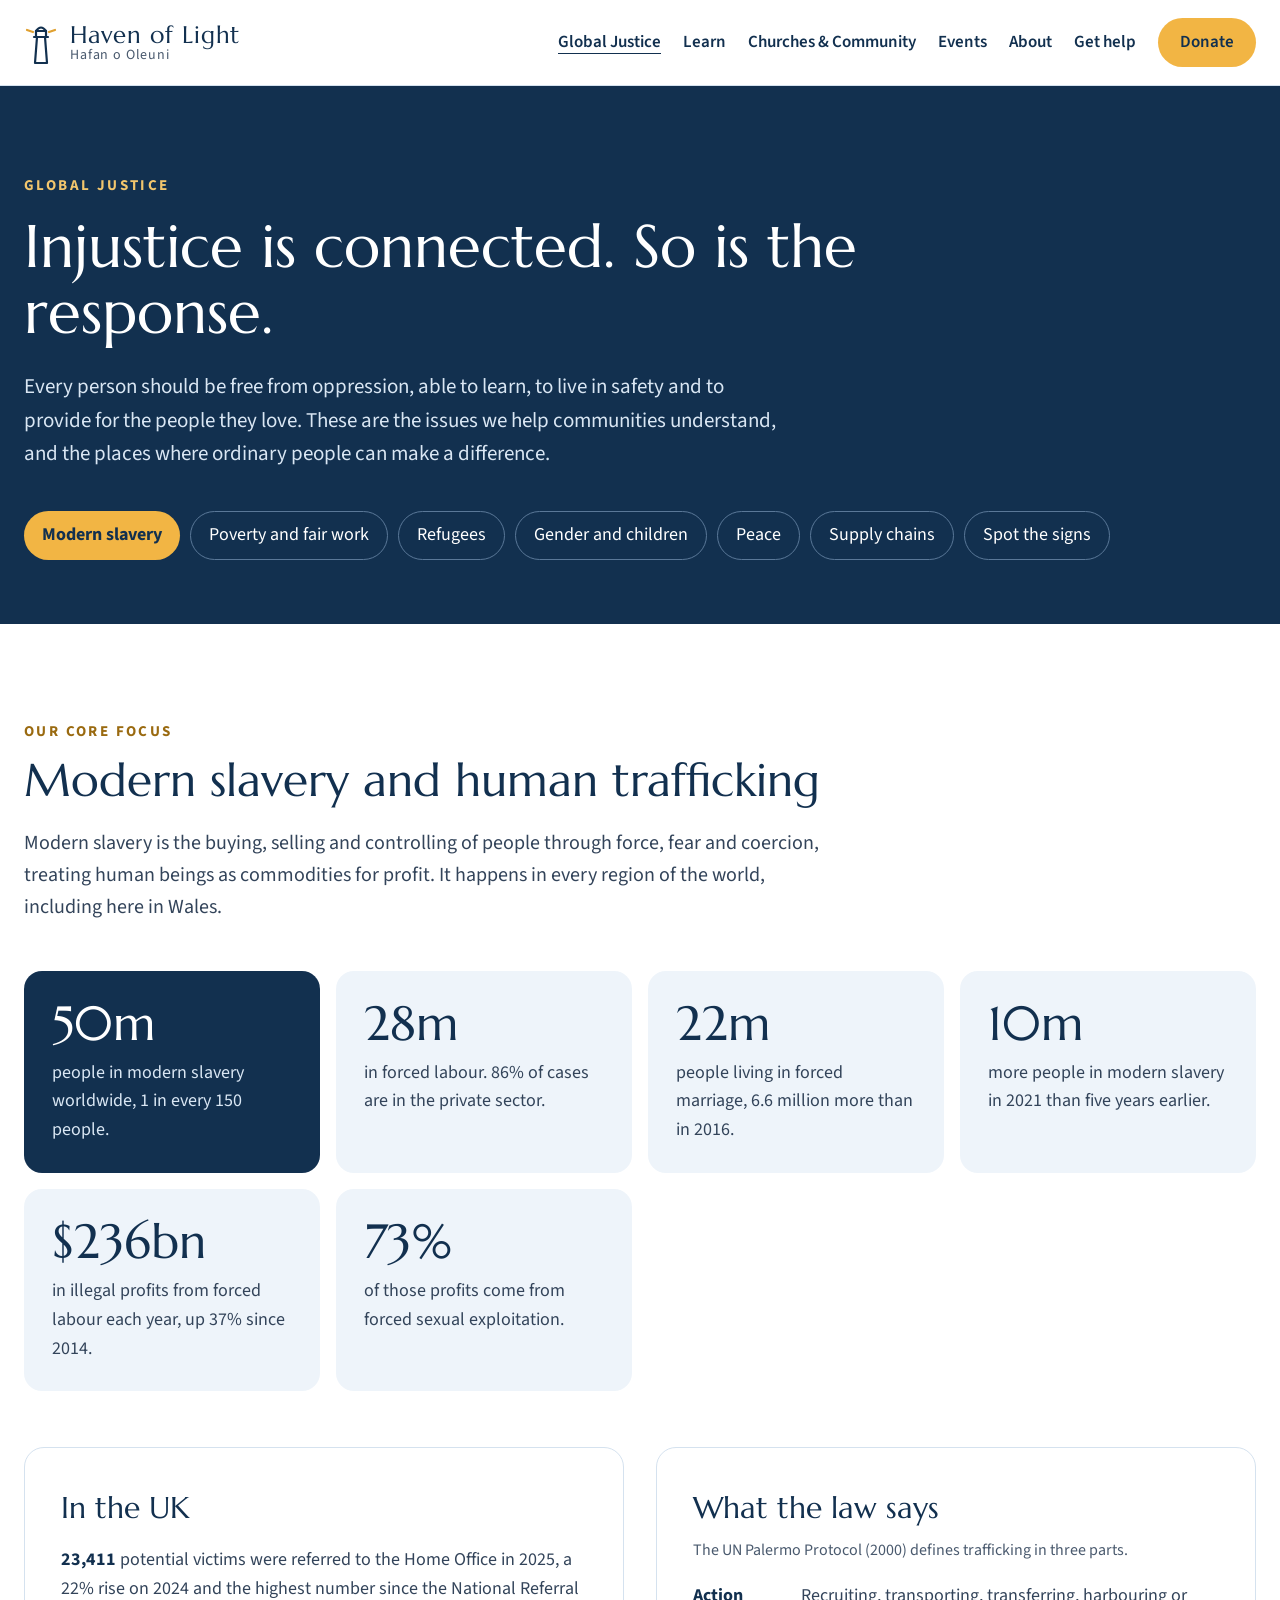
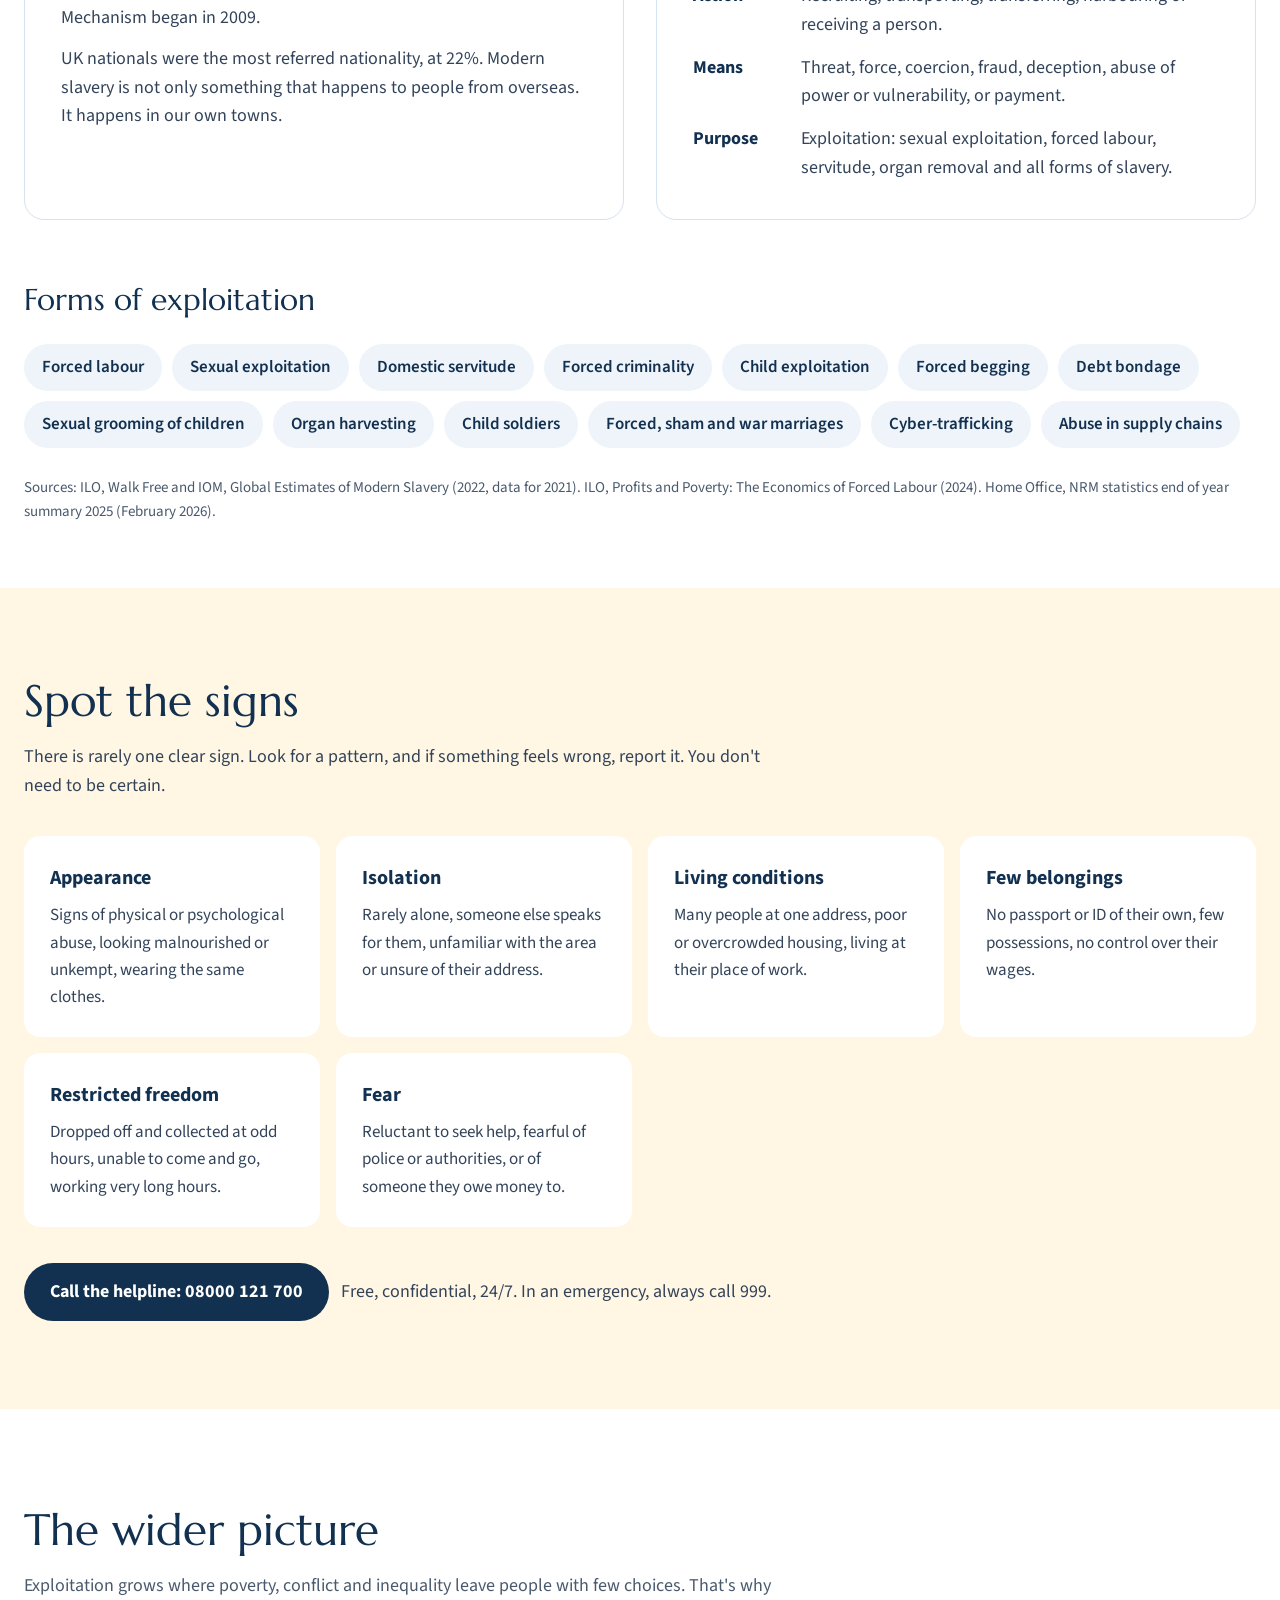
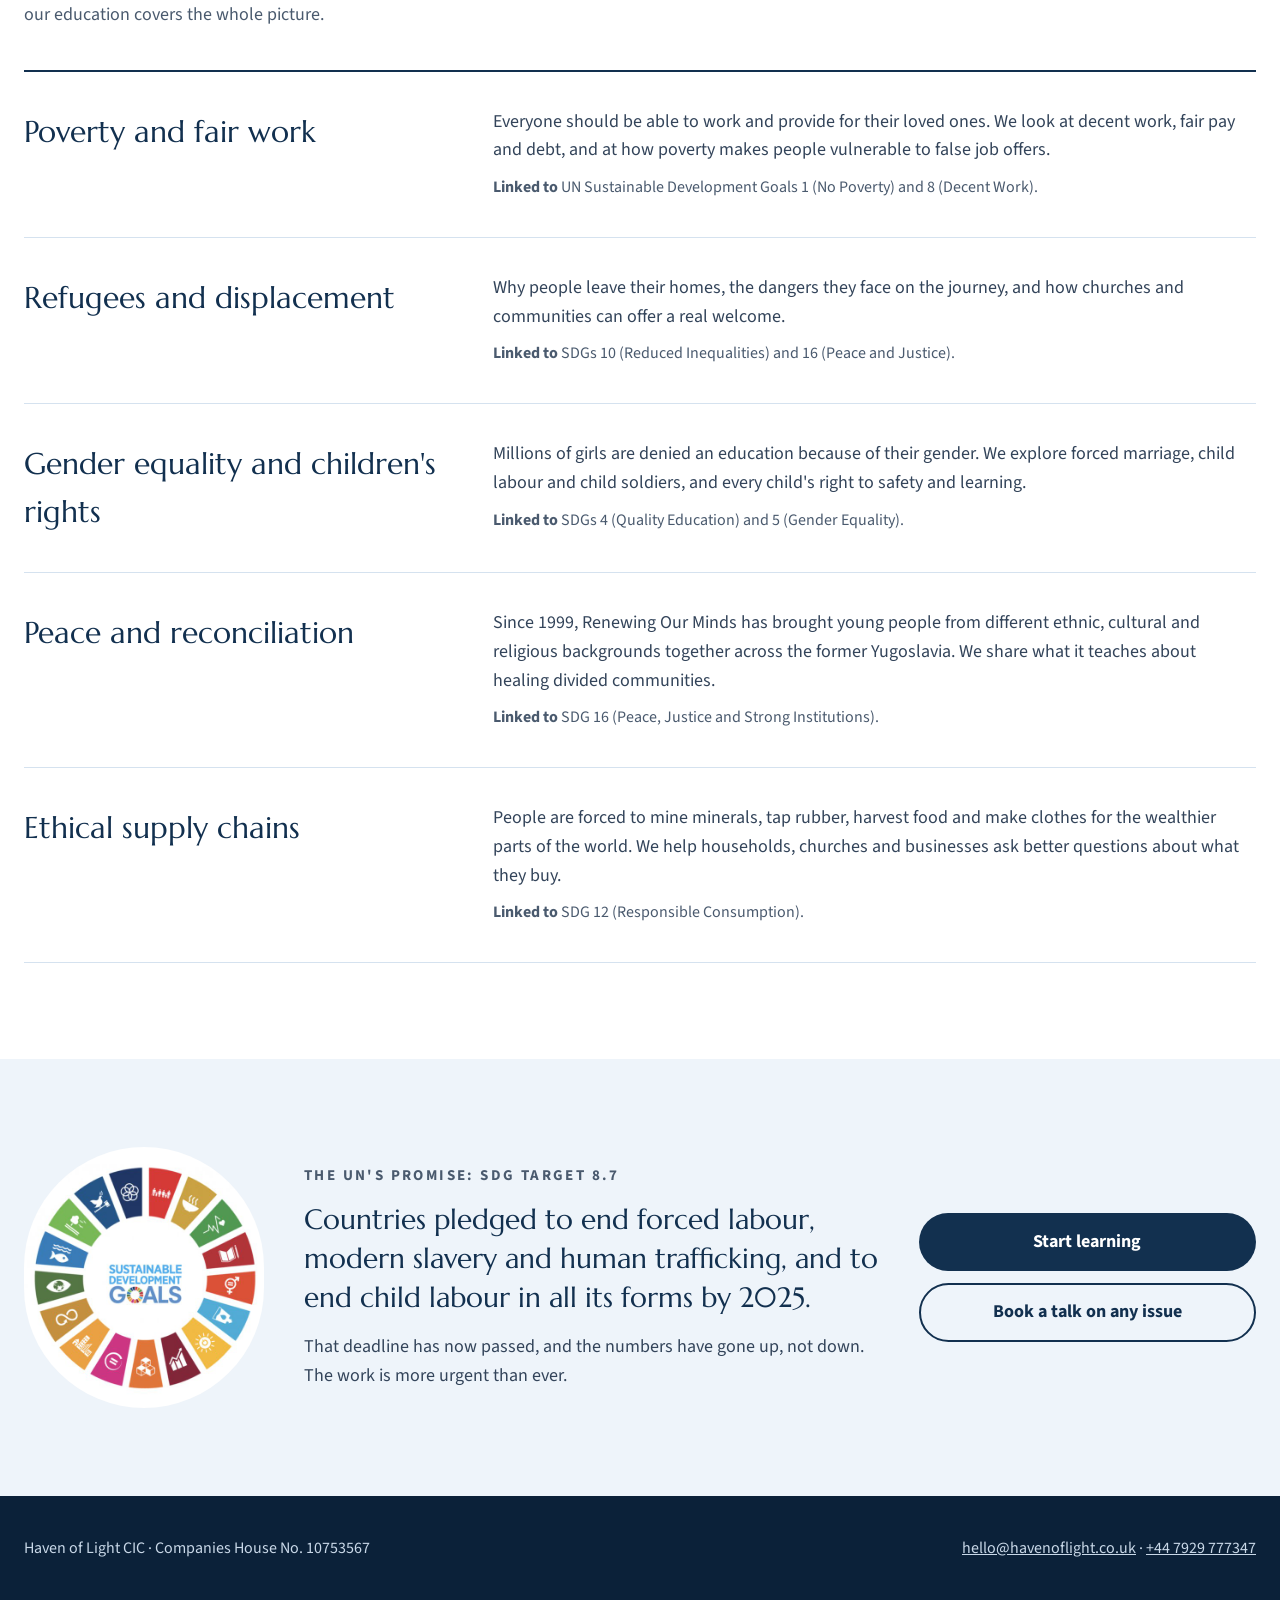
<file: global-justice.html>
<!doctype html>
<html lang="en-GB">
<head>
<meta charset="utf-8">
<meta name="viewport" content="width=device-width, initial-scale=1">
<title>Global Justice | Haven of Light</title>
<meta name="description" content="Haven of Light helps schools, churches and communities in North Wales understand global injustice, from modern slavery to poverty and displacement, and take action.">
<link rel="icon" href="favicon.svg" type="image/svg+xml">
<link rel="preconnect" href="https://fonts.googleapis.com">
<link href="https://fonts.googleapis.com/css2?family=Marcellus&amp;family=Source+Sans+3:wght@400;600;700&amp;display=swap" rel="stylesheet">
<style>
body{margin:0;background:#FFFFFF}
a{color:#12304F}a:hover{color:#0A1F36}
</style>
<style>
[hidden]{display:none !important}
@media (max-width:640px){h1{font-size:40px !important}h2{font-size:32px !important}}
.pill{font:inherit;font-weight:700;cursor:pointer;border:2px solid #B7CBE0;background:#FFFFFF;color:#12304F;padding:10px 20px;border-radius:999px;min-height:48px}
.pill[aria-pressed="true"],.pill[aria-selected="true"]{background:#12304F;border-color:#12304F;color:#FFFFFF}
.amt{font-family:'Marcellus',serif;font-size:28px;border-radius:16px;min-height:64px;padding:16px}
.seg{border:none;background:transparent;padding:12px}
.pill:focus-visible,a:focus-visible,input:focus-visible,select:focus-visible,textarea:focus-visible{outline:3px solid #F2B544;outline-offset:2px}
</style>
</head>
<body>
<div style="font-family: 'Source Sans 3', system-ui, sans-serif; color: #1A2433; background: #FFFFFF; font-size: 18px; line-height: 1.6">

<header style="background: #FFFFFF; border-bottom: 1px solid #D5E2EF">
<div style="max-width: 1240px; margin: 0 auto; padding: 18px 24px; display: flex; flex-wrap: wrap; align-items: center; justify-content: space-between; gap: 16px">
<a href="index.html" style="display: flex; align-items: center; gap: 12px; text-decoration: none; color: #12304F">
<svg aria-hidden="true" width="34" height="44" viewBox="0 0 34 44" fill="none" stroke="#12304F" stroke-width="2.2" stroke-linecap="round" stroke-linejoin="round"><path d="M11 42 L13 16 H21 L23 42 Z"></path><path d="M10 16 H24"></path><path d="M12 16 V10 H22 V16"></path><path d="M12 10 Q17 3 22 10"></path><path d="M3 9 L9 11 M31 9 L25 11" stroke="#E0A030"></path></svg>
<span style="display: flex; flex-direction: column; line-height: 1.1">
<span style="font-family: 'Marcellus', serif; font-size: 24px; letter-spacing: 0.04em">Haven of Light</span>
<span style="font-size: 14px; color: #4A5A6E; letter-spacing: 0.06em">Hafan o Oleuni</span>
</span>
</a>
<nav aria-label="Main" style="display: flex; flex-wrap: wrap; align-items: center; gap: 6px 22px; font-size: 17px; font-weight: 600">
<a href="global-justice.html" aria-current="page" style="text-decoration: underline; text-underline-offset: 6px; padding: 10px 0">Global Justice</a>
<a href="learn.html" style="text-decoration: none; padding: 10px 0">Learn</a>
<a href="learn.html#churches" style="text-decoration: none; padding: 10px 0">Churches &amp; Community</a>
<a href="events.html" style="text-decoration: none; padding: 10px 0">Events</a>
<a href="index.html#about" style="text-decoration: none; padding: 10px 0">About</a>
<a href="index.html#help" style="text-decoration: none; padding: 10px 0">Get help</a>
<a href="donate.html" style="text-decoration: none; background: #F2B544; color: #12304F; padding: 11px 22px; border-radius: 999px">Donate</a>
</nav>
</div>
</header>

<section style="background: #12304F; color: #FFFFFF">
<div style="max-width: 1240px; margin: 0 auto; padding: 88px 24px 64px">
<p style="margin: 0 0 16px; font-size: 15px; letter-spacing: 0.16em; text-transform: uppercase; color: #F2C66D; font-weight: 700">Global justice</p>
<h1 style="margin: 0; font-family: 'Marcellus', serif; font-weight: 400; font-size: 60px; line-height: 1.1; max-width: 900px">Injustice is connected. So is the response.</h1>
<p style="margin: 24px 0 0; font-size: 21px; color: #D9E6F3; max-width: 760px">Every person should be free from oppression, able to learn, to live in safety and to provide for the people they love. These are the issues we help communities understand, and the places where ordinary people can make a difference.</p>
<nav aria-label="On this page" style="display: flex; flex-wrap: wrap; gap: 10px; margin-top: 40px">
<a href="#slavery" style="text-decoration: none; color: #12304F; background: #F2B544; font-weight: 700; padding: 10px 18px; border-radius: 999px">Modern slavery</a>
<a href="#poverty" style="text-decoration: none; color: #FFFFFF; border: 1px solid #5A7898; padding: 9px 18px; border-radius: 999px">Poverty and fair work</a>
<a href="#refugees" style="text-decoration: none; color: #FFFFFF; border: 1px solid #5A7898; padding: 9px 18px; border-radius: 999px">Refugees</a>
<a href="#equality" style="text-decoration: none; color: #FFFFFF; border: 1px solid #5A7898; padding: 9px 18px; border-radius: 999px">Gender and children</a>
<a href="#peace" style="text-decoration: none; color: #FFFFFF; border: 1px solid #5A7898; padding: 9px 18px; border-radius: 999px">Peace</a>
<a href="#supply" style="text-decoration: none; color: #FFFFFF; border: 1px solid #5A7898; padding: 9px 18px; border-radius: 999px">Supply chains</a>
<a href="#signs" style="text-decoration: none; color: #FFFFFF; border: 1px solid #5A7898; padding: 9px 18px; border-radius: 999px">Spot the signs</a>
</nav>
</div>
</section>

<section id="slavery" style="background: #FFFFFF">
<div style="max-width: 1240px; margin: 0 auto; padding: 96px 24px 64px">
<p style="margin: 0; font-size: 15px; letter-spacing: 0.16em; text-transform: uppercase; color: #9A6A10; font-weight: 700">Our core focus</p>
<h2 style="margin: 10px 0 0; font-family: 'Marcellus', serif; font-weight: 400; font-size: 46px; color: #12304F; line-height: 1.15">Modern slavery and human trafficking</h2>
<p style="margin: 20px 0 0; max-width: 820px; color: #33445A; font-size: 20px">Modern slavery is the buying, selling and controlling of people through force, fear and coercion, treating human beings as commodities for profit. It happens in every region of the world, including here in Wales.</p>

<div style="display: grid; grid-template-columns: repeat(auto-fit, minmax(250px, 1fr)); gap: 16px; margin-top: 48px">
<div style="background: #12304F; color: #FFFFFF; border-radius: 18px; padding: 28px">
<p style="margin: 0; font-family: 'Marcellus', serif; font-size: 48px; line-height: 1">50m</p>
<p style="margin: 12px 0 0; color: #D9E6F3">people in modern slavery worldwide, 1 in every 150 people.</p>
</div>
<div style="background: #EEF4FA; border-radius: 18px; padding: 28px">
<p style="margin: 0; font-family: 'Marcellus', serif; font-size: 48px; line-height: 1; color: #12304F">28m</p>
<p style="margin: 12px 0 0; color: #33445A">in forced labour. 86% of cases are in the private sector.</p>
</div>
<div style="background: #EEF4FA; border-radius: 18px; padding: 28px">
<p style="margin: 0; font-family: 'Marcellus', serif; font-size: 48px; line-height: 1; color: #12304F">22m</p>
<p style="margin: 12px 0 0; color: #33445A">people living in forced marriage, 6.6 million more than in 2016.</p>
</div>
<div style="background: #EEF4FA; border-radius: 18px; padding: 28px">
<p style="margin: 0; font-family: 'Marcellus', serif; font-size: 48px; line-height: 1; color: #12304F">10m</p>
<p style="margin: 12px 0 0; color: #33445A">more people in modern slavery in 2021 than five years earlier.</p>
</div>
<div style="background: #EEF4FA; border-radius: 18px; padding: 28px">
<p style="margin: 0; font-family: 'Marcellus', serif; font-size: 48px; line-height: 1; color: #12304F">$236bn</p>
<p style="margin: 12px 0 0; color: #33445A">in illegal profits from forced labour each year, up 37% since 2014.</p>
</div>
<div style="background: #EEF4FA; border-radius: 18px; padding: 28px">
<p style="margin: 0; font-family: 'Marcellus', serif; font-size: 48px; line-height: 1; color: #12304F">73%</p>
<p style="margin: 12px 0 0; color: #33445A">of those profits come from forced sexual exploitation.</p>
</div>
</div>

<div style="margin-top: 56px; display: flex; flex-wrap: wrap; gap: 32px">
<div style="flex: 1 1 460px; min-width: 0; border: 1px solid #D5E2EF; border-radius: 20px; padding: 36px">
<h3 style="margin: 0; font-family: 'Marcellus', serif; font-weight: 400; font-size: 30px; color: #12304F">In the UK</h3>
<p style="margin: 14px 0 0; color: #33445A"><strong style="color: #12304F">23,411</strong> potential victims were referred to the Home Office in 2025, a 22% rise on 2024 and the highest number since the National Referral Mechanism began in 2009.</p>
<p style="margin: 12px 0 0; color: #33445A">UK nationals were the most referred nationality, at 22%. Modern slavery is not only something that happens to people from overseas. It happens in our own towns.</p>
</div>
<div style="flex: 1 1 460px; min-width: 0; border: 1px solid #D5E2EF; border-radius: 20px; padding: 36px">
<h3 style="margin: 0; font-family: 'Marcellus', serif; font-weight: 400; font-size: 30px; color: #12304F">What the law says</h3>
<p style="margin: 6px 0 0; color: #4A5A6E; font-size: 16px">The UN Palermo Protocol (2000) defines trafficking in three parts.</p>
<div style="display: flex; flex-direction: column; gap: 14px; margin-top: 18px">
<div style="display: flex; gap: 16px"><span style="min-width: 92px; font-weight: 700; color: #12304F">Action</span><span style="color: #33445A">Recruiting, transporting, transferring, harbouring or receiving a person.</span></div>
<div style="display: flex; gap: 16px"><span style="min-width: 92px; font-weight: 700; color: #12304F">Means</span><span style="color: #33445A">Threat, force, coercion, fraud, deception, abuse of power or vulnerability, or payment.</span></div>
<div style="display: flex; gap: 16px"><span style="min-width: 92px; font-weight: 700; color: #12304F">Purpose</span><span style="color: #33445A">Exploitation: sexual exploitation, forced labour, servitude, organ removal and all forms of slavery.</span></div>
</div>
</div>
</div>

<h3 style="margin: 56px 0 0; font-family: 'Marcellus', serif; font-weight: 400; font-size: 30px; color: #12304F">Forms of exploitation</h3>
<div style="display: flex; flex-wrap: wrap; gap: 10px; margin-top: 20px">
<span style="background: #EEF4FA; color: #12304F; font-weight: 600; padding: 10px 18px; border-radius: 999px; font-size: 17px">Forced labour</span>
<span style="background: #EEF4FA; color: #12304F; font-weight: 600; padding: 10px 18px; border-radius: 999px; font-size: 17px">Sexual exploitation</span>
<span style="background: #EEF4FA; color: #12304F; font-weight: 600; padding: 10px 18px; border-radius: 999px; font-size: 17px">Domestic servitude</span>
<span style="background: #EEF4FA; color: #12304F; font-weight: 600; padding: 10px 18px; border-radius: 999px; font-size: 17px">Forced criminality</span>
<span style="background: #EEF4FA; color: #12304F; font-weight: 600; padding: 10px 18px; border-radius: 999px; font-size: 17px">Child exploitation</span>
<span style="background: #EEF4FA; color: #12304F; font-weight: 600; padding: 10px 18px; border-radius: 999px; font-size: 17px">Forced begging</span>
<span style="background: #EEF4FA; color: #12304F; font-weight: 600; padding: 10px 18px; border-radius: 999px; font-size: 17px">Debt bondage</span>
<span style="background: #EEF4FA; color: #12304F; font-weight: 600; padding: 10px 18px; border-radius: 999px; font-size: 17px">Sexual grooming of children</span>
<span style="background: #EEF4FA; color: #12304F; font-weight: 600; padding: 10px 18px; border-radius: 999px; font-size: 17px">Organ harvesting</span>
<span style="background: #EEF4FA; color: #12304F; font-weight: 600; padding: 10px 18px; border-radius: 999px; font-size: 17px">Child soldiers</span>
<span style="background: #EEF4FA; color: #12304F; font-weight: 600; padding: 10px 18px; border-radius: 999px; font-size: 17px">Forced, sham and war marriages</span>
<span style="background: #EEF4FA; color: #12304F; font-weight: 600; padding: 10px 18px; border-radius: 999px; font-size: 17px">Cyber-trafficking</span>
<span style="background: #EEF4FA; color: #12304F; font-weight: 600; padding: 10px 18px; border-radius: 999px; font-size: 17px">Abuse in supply chains</span>
</div>
<p style="margin: 28px 0 0; font-size: 15px; color: #4A5A6E">Sources: ILO, Walk Free and IOM, Global Estimates of Modern Slavery (2022, data for 2021). ILO, Profits and Poverty: The Economics of Forced Labour (2024). Home Office, NRM statistics end of year summary 2025 (February 2026).</p>
</div>
</section>

<section id="signs" style="background: #FFF6E4">
<div style="max-width: 1240px; margin: 0 auto; padding: 88px 24px">
<h2 style="margin: 0; font-family: 'Marcellus', serif; font-weight: 400; font-size: 44px; color: #12304F; line-height: 1.15">Spot the signs</h2>
<p style="margin: 16px 0 0; color: #33445A; max-width: 760px">There is rarely one clear sign. Look for a pattern, and if something feels wrong, report it. You don't need to be certain.</p>
<div style="display: grid; grid-template-columns: repeat(auto-fit, minmax(260px, 1fr)); gap: 16px; margin-top: 36px">
<div style="background: #FFFFFF; border-radius: 16px; padding: 26px"><h3 style="margin: 0; font-size: 20px; color: #12304F">Appearance</h3><p style="margin: 8px 0 0; color: #33445A; font-size: 17px">Signs of physical or psychological abuse, looking malnourished or unkempt, wearing the same clothes.</p></div>
<div style="background: #FFFFFF; border-radius: 16px; padding: 26px"><h3 style="margin: 0; font-size: 20px; color: #12304F">Isolation</h3><p style="margin: 8px 0 0; color: #33445A; font-size: 17px">Rarely alone, someone else speaks for them, unfamiliar with the area or unsure of their address.</p></div>
<div style="background: #FFFFFF; border-radius: 16px; padding: 26px"><h3 style="margin: 0; font-size: 20px; color: #12304F">Living conditions</h3><p style="margin: 8px 0 0; color: #33445A; font-size: 17px">Many people at one address, poor or overcrowded housing, living at their place of work.</p></div>
<div style="background: #FFFFFF; border-radius: 16px; padding: 26px"><h3 style="margin: 0; font-size: 20px; color: #12304F">Few belongings</h3><p style="margin: 8px 0 0; color: #33445A; font-size: 17px">No passport or ID of their own, few possessions, no control over their wages.</p></div>
<div style="background: #FFFFFF; border-radius: 16px; padding: 26px"><h3 style="margin: 0; font-size: 20px; color: #12304F">Restricted freedom</h3><p style="margin: 8px 0 0; color: #33445A; font-size: 17px">Dropped off and collected at odd hours, unable to come and go, working very long hours.</p></div>
<div style="background: #FFFFFF; border-radius: 16px; padding: 26px"><h3 style="margin: 0; font-size: 20px; color: #12304F">Fear</h3><p style="margin: 8px 0 0; color: #33445A; font-size: 17px">Reluctant to seek help, fearful of police or authorities, or of someone they owe money to.</p></div>
</div>
<div style="display: flex; flex-wrap: wrap; gap: 12px; margin-top: 36px; align-items: center">
<a href="tel:08000121700" style="text-decoration: none; background: #12304F; color: #FFFFFF; font-weight: 700; padding: 15px 26px; border-radius: 999px">Call the helpline: 08000 121 700</a>
<span style="color: #33445A">Free, confidential, 24/7. In an emergency, always call 999.</span>
</div>
</div>
</section>

<section style="background: #FFFFFF">
<div style="max-width: 1240px; margin: 0 auto; padding: 96px 24px">
<h2 style="margin: 0; font-family: 'Marcellus', serif; font-weight: 400; font-size: 44px; color: #12304F; line-height: 1.15">The wider picture</h2>
<p style="margin: 16px 0 0; color: #4A5A6E; max-width: 760px">Exploitation grows where poverty, conflict and inequality leave people with few choices. That's why our education covers the whole picture.</p>
<div style="display: flex; flex-direction: column; margin-top: 40px; border-top: 2px solid #12304F">

<div id="poverty" style="display: flex; flex-wrap: wrap; gap: 12px 48px; padding: 36px 0; border-bottom: 1px solid #D5E2EF">
<h3 style="flex: 1 1 300px; margin: 0; font-family: 'Marcellus', serif; font-weight: 400; font-size: 30px; color: #12304F">Poverty and fair work</h3>
<div style="flex: 2 1 520px; min-width: 0">
<p style="margin: 0; color: #33445A">Everyone should be able to work and provide for their loved ones. We look at decent work, fair pay and debt, and at how poverty makes people vulnerable to false job offers.</p>
<p style="margin: 10px 0 0; color: #4A5A6E; font-size: 16px"><strong>Linked to</strong> UN Sustainable Development Goals 1 (No Poverty) and 8 (Decent Work).</p>
</div>
</div>

<div id="refugees" style="display: flex; flex-wrap: wrap; gap: 12px 48px; padding: 36px 0; border-bottom: 1px solid #D5E2EF">
<h3 style="flex: 1 1 300px; margin: 0; font-family: 'Marcellus', serif; font-weight: 400; font-size: 30px; color: #12304F">Refugees and displacement</h3>
<div style="flex: 2 1 520px; min-width: 0">
<p style="margin: 0; color: #33445A">Why people leave their homes, the dangers they face on the journey, and how churches and communities can offer a real welcome.</p>
<p style="margin: 10px 0 0; color: #4A5A6E; font-size: 16px"><strong>Linked to</strong> SDGs 10 (Reduced Inequalities) and 16 (Peace and Justice).</p>
</div>
</div>

<div id="equality" style="display: flex; flex-wrap: wrap; gap: 12px 48px; padding: 36px 0; border-bottom: 1px solid #D5E2EF">
<h3 style="flex: 1 1 300px; margin: 0; font-family: 'Marcellus', serif; font-weight: 400; font-size: 30px; color: #12304F">Gender equality and children's rights</h3>
<div style="flex: 2 1 520px; min-width: 0">
<p style="margin: 0; color: #33445A">Millions of girls are denied an education because of their gender. We explore forced marriage, child labour and child soldiers, and every child's right to safety and learning.</p>
<p style="margin: 10px 0 0; color: #4A5A6E; font-size: 16px"><strong>Linked to</strong> SDGs 4 (Quality Education) and 5 (Gender Equality).</p>
</div>
</div>

<div id="peace" style="display: flex; flex-wrap: wrap; gap: 12px 48px; padding: 36px 0; border-bottom: 1px solid #D5E2EF">
<h3 style="flex: 1 1 300px; margin: 0; font-family: 'Marcellus', serif; font-weight: 400; font-size: 30px; color: #12304F">Peace and reconciliation</h3>
<div style="flex: 2 1 520px; min-width: 0">
<p style="margin: 0; color: #33445A">Since 1999, Renewing Our Minds has brought young people from different ethnic, cultural and religious backgrounds together across the former Yugoslavia. We share what it teaches about healing divided communities.</p>
<p style="margin: 10px 0 0; color: #4A5A6E; font-size: 16px"><strong>Linked to</strong> SDG 16 (Peace, Justice and Strong Institutions).</p>
</div>
</div>

<div id="supply" style="display: flex; flex-wrap: wrap; gap: 12px 48px; padding: 36px 0; border-bottom: 1px solid #D5E2EF">
<h3 style="flex: 1 1 300px; margin: 0; font-family: 'Marcellus', serif; font-weight: 400; font-size: 30px; color: #12304F">Ethical supply chains</h3>
<div style="flex: 2 1 520px; min-width: 0">
<p style="margin: 0; color: #33445A">People are forced to mine minerals, tap rubber, harvest food and make clothes for the wealthier parts of the world. We help households, churches and businesses ask better questions about what they buy.</p>
<p style="margin: 10px 0 0; color: #4A5A6E; font-size: 16px"><strong>Linked to</strong> SDG 12 (Responsible Consumption).</p>
</div>
</div>

</div>
</div>
</section>

<section style="background: #EEF4FA">
<div style="max-width: 1240px; margin: 0 auto; padding: 88px 24px; display: flex; flex-wrap: wrap; gap: 40px; align-items: center">
<img src="images/sdg-wheel.jpg" alt="The 17 UN Sustainable Development Goals" width="240" height="261" style="flex: 0 0 auto; width: 240px; max-width: 100%; height: auto; border-radius: 999px">
<div style="flex: 2 1 460px; min-width: 0">
<p style="margin: 0; font-size: 15px; letter-spacing: 0.16em; text-transform: uppercase; color: #4A5A6E; font-weight: 700">The UN's promise: SDG target 8.7</p>
<p style="margin: 12px 0 0; font-family: 'Marcellus', serif; font-size: 28px; line-height: 1.4; color: #12304F">Countries pledged to end forced labour, modern slavery and human trafficking, and to end child labour in all its forms by 2025.</p>
<p style="margin: 16px 0 0; color: #33445A">That deadline has now passed, and the numbers have gone up, not down. The work is more urgent than ever.</p>
</div>
<div style="flex: 1 1 280px; display: flex; flex-direction: column; gap: 12px">
<a href="learn.html" style="text-decoration: none; background: #12304F; color: #FFFFFF; font-weight: 700; padding: 15px 26px; border-radius: 999px; text-align: center">Start learning</a>
<a href="learn.html#book" style="text-decoration: none; border: 2px solid #12304F; color: #12304F; font-weight: 700; padding: 13px 24px; border-radius: 999px; text-align: center">Book a talk on any issue</a>
</div>
</div>
</section>

<footer style="background: #0B2139; color: #C9D8E8; font-size: 16px">
<div style="max-width: 1240px; margin: 0 auto; padding: 40px 24px; display: flex; flex-wrap: wrap; justify-content: space-between; gap: 16px">
<span>Haven of Light CIC · Companies House No. 10753567</span>
<span><a href="mailto:hello@havenoflight.co.uk" style="color: #C9D8E8">hello@havenoflight.co.uk</a> · <a href="tel:+447929777347" style="color: #C9D8E8">+44 7929 777347</a></span>
</div>
</footer>

</div>
</body>
</html>
</file>
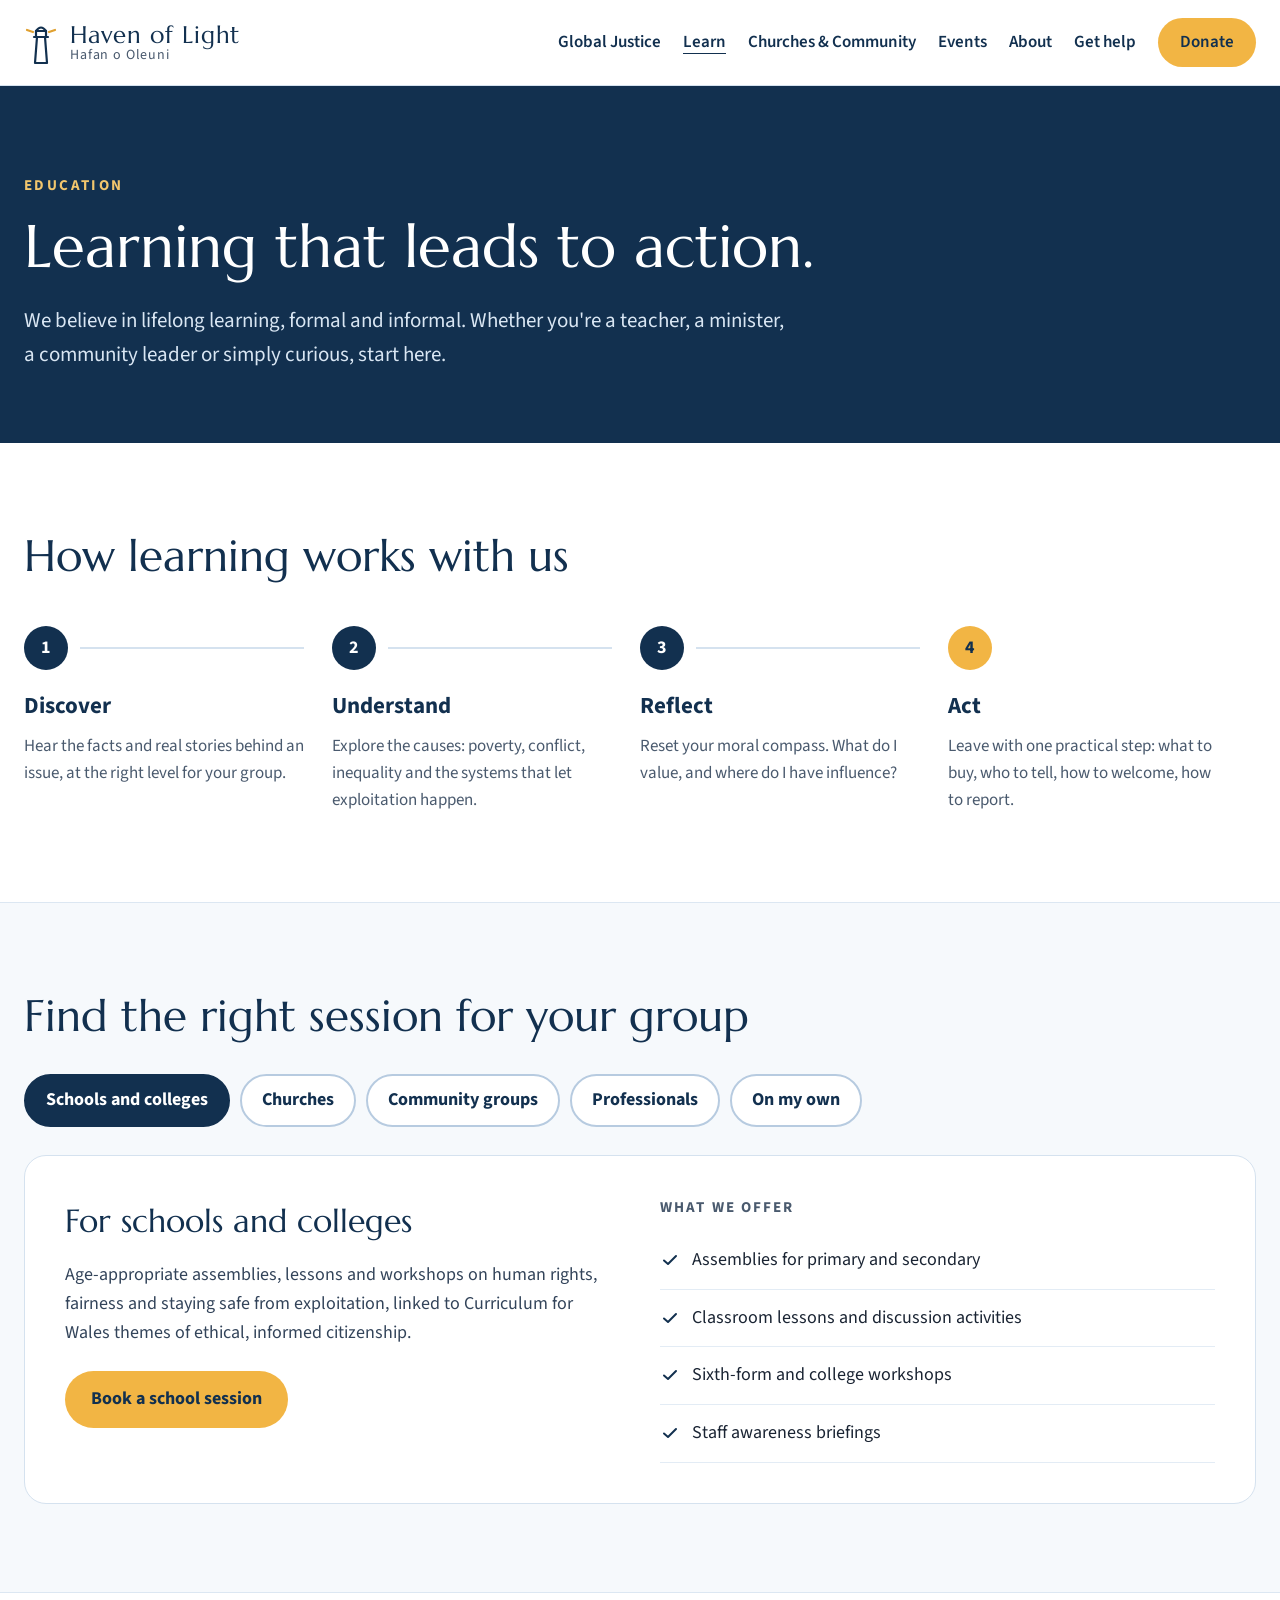
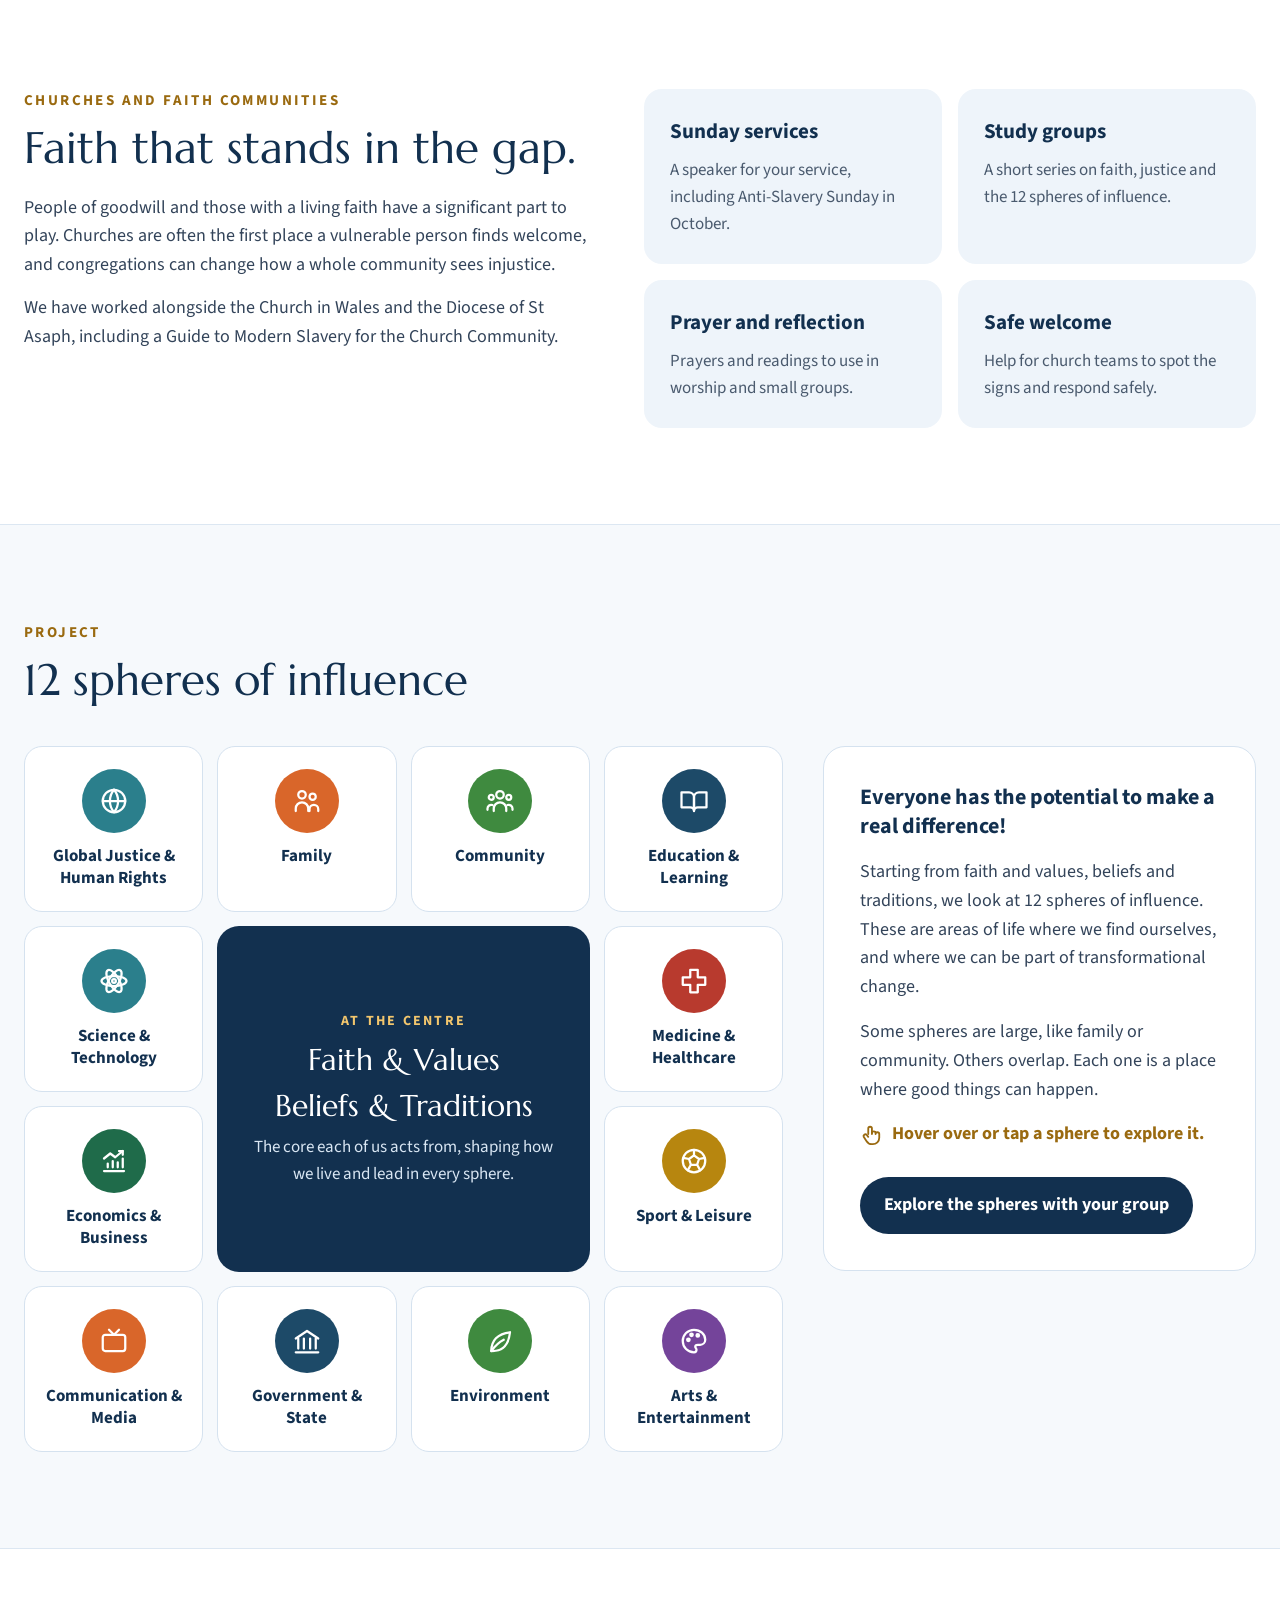
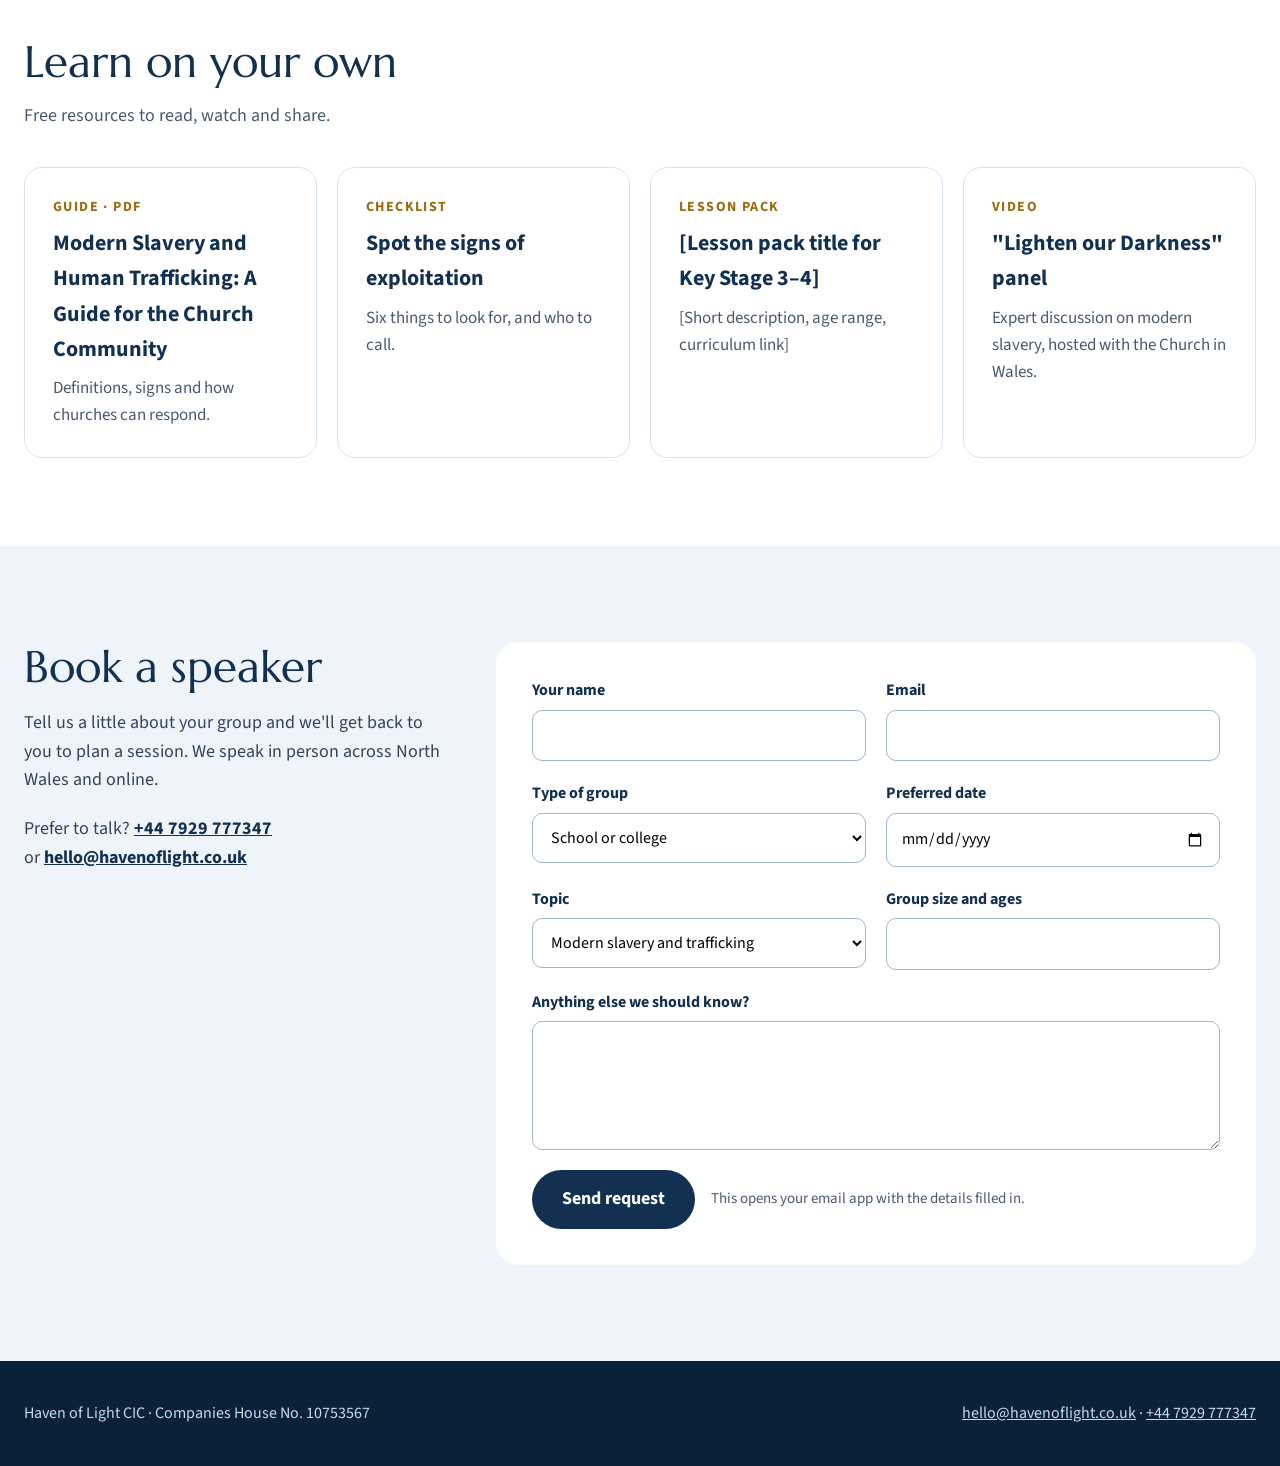
<file: learn.html>
<!doctype html>
<html lang="en-GB">
<head>
<meta charset="utf-8">
<meta name="viewport" content="width=device-width, initial-scale=1">
<title>Learn | Haven of Light</title>
<meta name="description" content="Haven of Light helps schools, churches and communities in North Wales understand global injustice, from modern slavery to poverty and displacement, and take action.">
<link rel="icon" href="favicon.svg" type="image/svg+xml">
<link rel="preconnect" href="https://fonts.googleapis.com">
<link href="https://fonts.googleapis.com/css2?family=Marcellus&amp;family=Source+Sans+3:wght@400;600;700&amp;display=swap" rel="stylesheet">
<style>
body{margin:0;background:#FFFFFF}
a{color:#12304F}a:hover{color:#0A1F36}
</style>
<style>
[hidden]{display:none !important}
@media (max-width:640px){h1{font-size:40px !important}h2{font-size:32px !important}}
.pill{font:inherit;font-weight:700;cursor:pointer;border:2px solid #B7CBE0;background:#FFFFFF;color:#12304F;padding:10px 20px;border-radius:999px;min-height:48px}
.pill[aria-pressed="true"],.pill[aria-selected="true"]{background:#12304F;border-color:#12304F;color:#FFFFFF}
.amt{font-family:'Marcellus',serif;font-size:28px;border-radius:16px;min-height:64px;padding:16px}
.seg{border:none;background:transparent;padding:12px}
.pill:focus-visible,a:focus-visible,input:focus-visible,select:focus-visible,textarea:focus-visible{outline:3px solid #F2B544;outline-offset:2px}
.spheres{display:grid;grid-template-columns:repeat(4,minmax(0,1fr));gap:14px}
.spheres>li{display:flex}
.sph{font:inherit;cursor:pointer;width:100%;background:#FFFFFF;border:1px solid #D5E2EF;border-radius:18px;padding:22px 12px;display:flex;flex-direction:column;align-items:center;gap:12px;text-align:center;transition:transform .25s ease,box-shadow .25s ease,border-color .25s ease}
.sph .ic{transition:transform .3s cubic-bezier(.34,1.56,.64,1)}
.sph:hover,.sph:focus-visible,.sph[aria-pressed="true"]{transform:translateY(-6px);box-shadow:0 14px 30px rgba(18,48,79,.16);border-color:#9FB4CA}
.sph:hover .ic,.sph:focus-visible .ic,.sph[aria-pressed="true"] .ic{transform:scale(1.2)}
.sph[aria-pressed="true"]{border-color:#12304F;border-width:2px}
.sphcore{font:inherit;cursor:pointer;width:100%;border:none;background:#12304F;color:#FFFFFF;border-radius:22px;padding:32px 24px;display:flex;flex-direction:column;align-items:center;justify-content:center;text-align:center;gap:10px}
.sph:focus-visible,.sphcore:focus-visible{outline:3px solid #F2B544;outline-offset:3px}
.sphpanel-in{animation:sphin .35s ease}
@keyframes sphin{from{opacity:0;transform:translateY(10px)}to{opacity:1;transform:none}}
@media (max-width:760px){.spheres{grid-template-columns:repeat(2,minmax(0,1fr))}.spheres>li{grid-column:auto !important;grid-row:auto !important}.spheres>li.core{grid-column:1 / -1 !important}.sphpanel{order:-1;min-height:0 !important}}
@media (prefers-reduced-motion:reduce){.sph,.sph .ic{transition:none}.sph:hover,.sph[aria-pressed="true"],.sph:focus-visible{transform:none}.sph:hover .ic,.sph[aria-pressed="true"] .ic{transform:none}.sphpanel-in{animation:none}}
@media (max-width:760px){.hero-photo{background-position:22% center !important}.hero-photo>div{min-height:0 !important;padding-top:260px !important}.hero-box{padding:28px !important}.hero-box h1{font-size:40px !important}.photo-band>div{min-height:0 !important;padding:32px 16px 240px !important}.band-box{padding:28px !important}.band-box p:nth-child(2){font-size:32px !important}}
</style>
</head>
<body>
<div style="font-family: 'Source Sans 3', system-ui, sans-serif; color: #1A2433; background: #FFFFFF; font-size: 18px; line-height: 1.6">

<header style="background: #FFFFFF; border-bottom: 1px solid #D5E2EF">
<div style="max-width: 1240px; margin: 0 auto; padding: 18px 24px; display: flex; flex-wrap: wrap; align-items: center; justify-content: space-between; gap: 16px">
<a href="index.html" style="display: flex; align-items: center; gap: 12px; text-decoration: none; color: #12304F">
<svg aria-hidden="true" width="34" height="44" viewBox="0 0 34 44" fill="none" stroke="#12304F" stroke-width="2.2" stroke-linecap="round" stroke-linejoin="round"><path d="M11 42 L13 16 H21 L23 42 Z"></path><path d="M10 16 H24"></path><path d="M12 16 V10 H22 V16"></path><path d="M12 10 Q17 3 22 10"></path><path d="M3 9 L9 11 M31 9 L25 11" stroke="#E0A030"></path></svg>
<span style="display: flex; flex-direction: column; line-height: 1.1">
<span style="font-family: 'Marcellus', serif; font-size: 24px; letter-spacing: 0.04em">Haven of Light</span>
<span style="font-size: 14px; color: #4A5A6E; letter-spacing: 0.06em">Hafan o Oleuni</span>
</span>
</a>
<nav aria-label="Main" style="display: flex; flex-wrap: wrap; align-items: center; gap: 6px 22px; font-size: 17px; font-weight: 600">
<a href="global-justice.html" style="text-decoration: none; padding: 10px 0">Global Justice</a>
<a href="learn.html" aria-current="page" style="text-decoration: underline; text-underline-offset: 6px; padding: 10px 0">Learn</a>
<a href="#churches" style="text-decoration: none; padding: 10px 0">Churches &amp; Community</a>
<a href="events.html" style="text-decoration: none; padding: 10px 0">Events</a>
<a href="index.html#about" style="text-decoration: none; padding: 10px 0">About</a>
<a href="index.html#help" style="text-decoration: none; padding: 10px 0">Get help</a>
<a href="donate.html" style="text-decoration: none; background: #F2B544; color: #12304F; padding: 11px 22px; border-radius: 999px">Donate</a>
</nav>
</div>
</header>

<section style="background: #12304F; color: #FFFFFF">
<div style="max-width: 1240px; margin: 0 auto; padding: 88px 24px 72px">
<p style="margin: 0 0 16px; font-size: 15px; letter-spacing: 0.16em; text-transform: uppercase; color: #F2C66D; font-weight: 700">Education</p>
<h1 style="margin: 0; font-family: 'Marcellus', serif; font-weight: 400; font-size: 60px; line-height: 1.1; max-width: 900px">Learning that leads to action.</h1>
<p style="margin: 24px 0 0; font-size: 21px; color: #D9E6F3; max-width: 760px">We believe in lifelong learning, formal and informal. Whether you're a teacher, a minister, a community leader or simply curious, start here.</p>
</div>
</section>

<section style="background: #FFFFFF">
<div style="max-width: 1240px; margin: 0 auto; padding: 88px 24px">
<h2 style="margin: 0; font-family: 'Marcellus', serif; font-weight: 400; font-size: 44px; color: #12304F; line-height: 1.15">How learning works with us</h2>
<div style="display: grid; grid-template-columns: repeat(auto-fit, minmax(240px, 1fr)); gap: 0; margin-top: 44px">
<div style="padding: 0 28px 0 0">
<p style="margin: 0; display: flex; align-items: center; gap: 12px"><span style="width: 44px; height: 44px; border-radius: 999px; background: #12304F; color: #FFFFFF; display: flex; align-items: center; justify-content: center; font-weight: 700">1</span><span style="height: 2px; flex: 1; background: #D5E2EF"></span></p>
<h3 style="margin: 18px 0 0; font-size: 23px; color: #12304F">Discover</h3>
<p style="margin: 8px 0 0; color: #4A5A6E; font-size: 17px">Hear the facts and real stories behind an issue, at the right level for your group.</p>
</div>
<div style="padding: 0 28px 0 0">
<p style="margin: 0; display: flex; align-items: center; gap: 12px"><span style="width: 44px; height: 44px; border-radius: 999px; background: #12304F; color: #FFFFFF; display: flex; align-items: center; justify-content: center; font-weight: 700">2</span><span style="height: 2px; flex: 1; background: #D5E2EF"></span></p>
<h3 style="margin: 18px 0 0; font-size: 23px; color: #12304F">Understand</h3>
<p style="margin: 8px 0 0; color: #4A5A6E; font-size: 17px">Explore the causes: poverty, conflict, inequality and the systems that let exploitation happen.</p>
</div>
<div style="padding: 0 28px 0 0">
<p style="margin: 0; display: flex; align-items: center; gap: 12px"><span style="width: 44px; height: 44px; border-radius: 999px; background: #12304F; color: #FFFFFF; display: flex; align-items: center; justify-content: center; font-weight: 700">3</span><span style="height: 2px; flex: 1; background: #D5E2EF"></span></p>
<h3 style="margin: 18px 0 0; font-size: 23px; color: #12304F">Reflect</h3>
<p style="margin: 8px 0 0; color: #4A5A6E; font-size: 17px">Reset your moral compass. What do I value, and where do I have influence?</p>
</div>
<div style="padding: 0 28px 0 0">
<p style="margin: 0; display: flex; align-items: center; gap: 12px"><span style="width: 44px; height: 44px; border-radius: 999px; background: #F2B544; color: #12304F; display: flex; align-items: center; justify-content: center; font-weight: 700">4</span></p>
<h3 style="margin: 18px 0 0; font-size: 23px; color: #12304F">Act</h3>
<p style="margin: 8px 0 0; color: #4A5A6E; font-size: 17px">Leave with one practical step: what to buy, who to tell, how to welcome, how to report.</p>
</div>
</div>
</div>
</section>

<section style="background: #F6F9FC; border-top: 1px solid #DCE7F2; border-bottom: 1px solid #DCE7F2">
<div style="max-width: 1240px; margin: 0 auto; padding: 88px 24px">
<h2 style="margin: 0; font-family: 'Marcellus', serif; font-weight: 400; font-size: 44px; color: #12304F; line-height: 1.15">Find the right session for your group</h2>
<div role="tablist" aria-label="Choose your group" style="display: flex; flex-wrap: wrap; gap: 10px; margin-top: 32px">
<button class="pill" role="tab" data-k="schools" aria-selected="true">Schools and colleges</button>
<button class="pill" role="tab" data-k="churches" aria-selected="false">Churches</button>
<button class="pill" role="tab" data-k="community" aria-selected="false">Community groups</button>
<button class="pill" role="tab" data-k="pros" aria-selected="false">Professionals</button>
<button class="pill" role="tab" data-k="self" aria-selected="false">On my own</button>
</div>
<div role="tabpanel" style="margin-top: 28px; background: #FFFFFF; border: 1px solid #D5E2EF; border-radius: 22px; padding: 40px; display: flex; flex-wrap: wrap; gap: 40px">
<div style="flex: 1 1 380px; min-width: 0">
<h3 style="margin: 0; font-family: 'Marcellus', serif; font-weight: 400; font-size: 32px; color: #12304F" id="aud-title">For schools and colleges</h3>
<p style="margin: 14px 0 0; color: #33445A" id="aud-text">Age-appropriate assemblies, lessons and workshops on human rights, fairness and staying safe from exploitation, linked to Curriculum for Wales themes of ethical, informed citizenship.</p>
<a href="#book" style="display: inline-block; margin-top: 24px; text-decoration: none; background: #F2B544; color: #12304F; font-weight: 700; padding: 14px 26px; border-radius: 999px" id="aud-cta">Book a school session</a>
</div>
<div style="flex: 1 1 380px; min-width: 0">
<p style="margin: 0; font-size: 15px; letter-spacing: 0.14em; text-transform: uppercase; color: #4A5A6E; font-weight: 700">What we offer</p>
<ul id="aud-items" style="margin: 12px 0 0; padding: 0; list-style: none; display: flex; flex-direction: column; gap: 0">
<li style="padding: 14px 0; border-bottom: 1px solid #E3ECF5; color: #1A2433; display: flex; gap: 12px"><svg aria-hidden="true" width="20" height="20" viewBox="0 0 20 20" fill="none" stroke="#12304F" stroke-width="2" stroke-linecap="round" stroke-linejoin="round" style="flex: none; margin-top: 4px"><path d="M4 10.5 L8 14 L16 6"></path></svg><span>Assemblies for primary and secondary</span></li>
<li style="padding: 14px 0; border-bottom: 1px solid #E3ECF5; color: #1A2433; display: flex; gap: 12px"><svg aria-hidden="true" width="20" height="20" viewBox="0 0 20 20" fill="none" stroke="#12304F" stroke-width="2" stroke-linecap="round" stroke-linejoin="round" style="flex: none; margin-top: 4px"><path d="M4 10.5 L8 14 L16 6"></path></svg><span>Classroom lessons and discussion activities</span></li>
<li style="padding: 14px 0; border-bottom: 1px solid #E3ECF5; color: #1A2433; display: flex; gap: 12px"><svg aria-hidden="true" width="20" height="20" viewBox="0 0 20 20" fill="none" stroke="#12304F" stroke-width="2" stroke-linecap="round" stroke-linejoin="round" style="flex: none; margin-top: 4px"><path d="M4 10.5 L8 14 L16 6"></path></svg><span>Sixth-form and college workshops</span></li>
<li style="padding: 14px 0; border-bottom: 1px solid #E3ECF5; color: #1A2433; display: flex; gap: 12px"><svg aria-hidden="true" width="20" height="20" viewBox="0 0 20 20" fill="none" stroke="#12304F" stroke-width="2" stroke-linecap="round" stroke-linejoin="round" style="flex: none; margin-top: 4px"><path d="M4 10.5 L8 14 L16 6"></path></svg><span>Staff awareness briefings</span></li>
</ul>
</div>
</div>
</div>
</section>

<section id="churches" style="background: #FFFFFF">
<div style="max-width: 1240px; margin: 0 auto; padding: 96px 24px">
<div style="display: flex; flex-wrap: wrap; gap: 48px">
<div style="flex: 1 1 440px; min-width: 0">
<p style="margin: 0; font-size: 15px; letter-spacing: 0.16em; text-transform: uppercase; color: #9A6A10; font-weight: 700">Churches and faith communities</p>
<h2 style="margin: 10px 0 0; font-family: 'Marcellus', serif; font-weight: 400; font-size: 44px; color: #12304F; line-height: 1.15">Faith that stands in the gap.</h2>
<p style="margin: 20px 0 0; color: #33445A">People of goodwill and those with a living faith have a significant part to play. Churches are often the first place a vulnerable person finds welcome, and congregations can change how a whole community sees injustice.</p>
<p style="margin: 14px 0 0; color: #33445A">We have worked alongside the Church in Wales and the Diocese of St Asaph, including a Guide to Modern Slavery for the Church Community.</p>
</div>
<div style="flex: 1 1 480px; min-width: 0; display: grid; grid-template-columns: repeat(auto-fit, minmax(220px, 1fr)); gap: 16px">
<div style="background: #EEF4FA; border-radius: 18px; padding: 26px"><h3 style="margin: 0; font-size: 21px; color: #12304F">Sunday services</h3><p style="margin: 8px 0 0; color: #4A5A6E; font-size: 17px">A speaker for your service, including Anti-Slavery Sunday in October.</p></div>
<div style="background: #EEF4FA; border-radius: 18px; padding: 26px"><h3 style="margin: 0; font-size: 21px; color: #12304F">Study groups</h3><p style="margin: 8px 0 0; color: #4A5A6E; font-size: 17px">A short series on faith, justice and the 12 spheres of influence.</p></div>
<div style="background: #EEF4FA; border-radius: 18px; padding: 26px"><h3 style="margin: 0; font-size: 21px; color: #12304F">Prayer and reflection</h3><p style="margin: 8px 0 0; color: #4A5A6E; font-size: 17px">Prayers and readings to use in worship and small groups.</p></div>
<div style="background: #EEF4FA; border-radius: 18px; padding: 26px"><h3 style="margin: 0; font-size: 21px; color: #12304F">Safe welcome</h3><p style="margin: 8px 0 0; color: #4A5A6E; font-size: 17px">Help for church teams to spot the signs and respond safely.</p></div>
</div>
</div>
</div>
</section>

<section id="spheres" style="background: #F6F9FC; border-top: 1px solid #DCE7F2; border-bottom: 1px solid #DCE7F2">
<div style="max-width: 1240px; margin: 0 auto; padding: 96px 24px">
<p style="margin: 0; font-size: 15px; letter-spacing: 0.16em; text-transform: uppercase; color: #9A6A10; font-weight: 700">Project</p>
<h2 style="margin: 10px 0 0; font-family: 'Marcellus', serif; font-weight: 400; font-size: 44px; color: #12304F; line-height: 1.15">12 spheres of influence</h2>
<div class="sphrow" style="display: flex; flex-wrap: wrap; gap: 40px; align-items: flex-start; margin-top: 40px">
<ul class="spheres" aria-label="The 12 spheres of influence" style="flex: 3 1 620px; min-width: 0; list-style: none; margin: 0; padding: 0">
<li class="core" style="grid-column: 2 / 4; grid-row: 2 / 4"><button type="button" class="sphcore" data-k="intro">
<span style="font-size: 14px; letter-spacing: 0.16em; text-transform: uppercase; color: #F2C66D; font-weight: 700">At the centre</span>
<span style="font-family: 'Marcellus', serif; font-size: 30px; line-height: 1.2">Faith &amp; Values</span>
<span style="font-family: 'Marcellus', serif; font-size: 30px; line-height: 1.2">Beliefs &amp; Traditions</span>
<span style="color: #D9E6F3; font-size: 17px; max-width: 300px">The core each of us acts from, shaping how we live and lead in every sphere.</span>
</button></li>
<li style="grid-column: 1; grid-row: 1"><button type="button" class="sph" aria-pressed="false" data-k="justice">
<span class="ic" style="width: 64px; height: 64px; border-radius: 999px; background: #2B7F8C; display: flex; align-items: center; justify-content: center"><svg aria-hidden="true" width="30" height="30" viewBox="0 0 24 24" fill="none" stroke="#FFFFFF" stroke-width="1.8" stroke-linecap="round" stroke-linejoin="round"><circle cx="12" cy="12" r="9"></circle><path d="M3 12h18"></path><path d="M12 3a14 14 0 0 1 0 18a14 14 0 0 1 0-18"></path></svg></span>
<span style="font-size: 17px; font-weight: 700; color: #12304F; line-height: 1.3">Global Justice &amp; Human Rights</span>
</button></li>
<li style="grid-column: 2; grid-row: 1"><button type="button" class="sph" aria-pressed="false" data-k="family">
<span class="ic" style="width: 64px; height: 64px; border-radius: 999px; background: #D9662A; display: flex; align-items: center; justify-content: center"><svg aria-hidden="true" width="30" height="30" viewBox="0 0 24 24" fill="none" stroke="#FFFFFF" stroke-width="1.8" stroke-linecap="round" stroke-linejoin="round"><circle cx="8" cy="7" r="3"></circle><circle cx="16.5" cy="8.5" r="2.5"></circle><path d="M3 20v-2a5 5 0 0 1 10 0v2"></path><path d="M14 20v-1.5a3.5 3.5 0 0 1 7 0V20"></path></svg></span>
<span style="font-size: 17px; font-weight: 700; color: #12304F; line-height: 1.3">Family</span>
</button></li>
<li style="grid-column: 3; grid-row: 1"><button type="button" class="sph" aria-pressed="false" data-k="community">
<span class="ic" style="width: 64px; height: 64px; border-radius: 999px; background: #3F8A3F; display: flex; align-items: center; justify-content: center"><svg aria-hidden="true" width="30" height="30" viewBox="0 0 24 24" fill="none" stroke="#FFFFFF" stroke-width="1.8" stroke-linecap="round" stroke-linejoin="round"><circle cx="12" cy="7" r="3"></circle><circle cx="5" cy="9" r="2"></circle><circle cx="19" cy="9" r="2"></circle><path d="M7 20v-2a5 5 0 0 1 10 0v2"></path><path d="M2 19v-1a3 3 0 0 1 4-2.8"></path><path d="M22 19v-1a3 3 0 0 0-4-2.8"></path></svg></span>
<span style="font-size: 17px; font-weight: 700; color: #12304F; line-height: 1.3">Community</span>
</button></li>
<li style="grid-column: 4; grid-row: 1"><button type="button" class="sph" aria-pressed="false" data-k="education">
<span class="ic" style="width: 64px; height: 64px; border-radius: 999px; background: #1D4A68; display: flex; align-items: center; justify-content: center"><svg aria-hidden="true" width="30" height="30" viewBox="0 0 24 24" fill="none" stroke="#FFFFFF" stroke-width="1.8" stroke-linecap="round" stroke-linejoin="round"><path d="M2 5h6a4 4 0 0 1 4 4v11a3 3 0 0 0-3-3H2z"></path><path d="M22 5h-6a4 4 0 0 0-4 4v11a3 3 0 0 1 3-3h7z"></path></svg></span>
<span style="font-size: 17px; font-weight: 700; color: #12304F; line-height: 1.3">Education &amp; Learning</span>
</button></li>
<li style="grid-column: 4; grid-row: 2"><button type="button" class="sph" aria-pressed="false" data-k="medicine">
<span class="ic" style="width: 64px; height: 64px; border-radius: 999px; background: #B83A2E; display: flex; align-items: center; justify-content: center"><svg aria-hidden="true" width="30" height="30" viewBox="0 0 24 24" fill="none" stroke="#FFFFFF" stroke-width="1.8" stroke-linecap="round" stroke-linejoin="round"><path d="M9 3h6v6h6v6h-6v6H9v-6H3V9h6z"></path></svg></span>
<span style="font-size: 17px; font-weight: 700; color: #12304F; line-height: 1.3">Medicine &amp; Healthcare</span>
</button></li>
<li style="grid-column: 4; grid-row: 3"><button type="button" class="sph" aria-pressed="false" data-k="sport">
<span class="ic" style="width: 64px; height: 64px; border-radius: 999px; background: #B7860F; display: flex; align-items: center; justify-content: center"><svg aria-hidden="true" width="30" height="30" viewBox="0 0 24 24" fill="none" stroke="#FFFFFF" stroke-width="1.8" stroke-linecap="round" stroke-linejoin="round"><circle cx="12" cy="12" r="9"></circle><path d="M12 7.5l4 2.9-1.5 4.6h-5L8 10.4z"></path><path d="M12 3v4.5M20.5 9.5l-4.5.9M3.5 9.5l4.5.9M7 19.5l2.5-4.5M17 19.5l-2.5-4.5"></path></svg></span>
<span style="font-size: 17px; font-weight: 700; color: #12304F; line-height: 1.3">Sport &amp; Leisure</span>
</button></li>
<li style="grid-column: 4; grid-row: 4"><button type="button" class="sph" aria-pressed="false" data-k="arts">
<span class="ic" style="width: 64px; height: 64px; border-radius: 999px; background: #74449A; display: flex; align-items: center; justify-content: center"><svg aria-hidden="true" width="30" height="30" viewBox="0 0 24 24" fill="none" stroke="#FFFFFF" stroke-width="1.8" stroke-linecap="round" stroke-linejoin="round"><path d="M12 3a9 9 0 1 0 0 18c1.5 0 2-1 2-2s-1-1.5-1-2.5 1-1.5 2-1.5h2a4 4 0 0 0 4-4c0-4.5-4-8-9-8z"></path><circle cx="7.5" cy="11" r="1"></circle><circle cx="10" cy="7" r="1"></circle><circle cx="15" cy="7.5" r="1"></circle></svg></span>
<span style="font-size: 17px; font-weight: 700; color: #12304F; line-height: 1.3">Arts &amp; Entertainment</span>
</button></li>
<li style="grid-column: 3; grid-row: 4"><button type="button" class="sph" aria-pressed="false" data-k="environment">
<span class="ic" style="width: 64px; height: 64px; border-radius: 999px; background: #3F8A3F; display: flex; align-items: center; justify-content: center"><svg aria-hidden="true" width="30" height="30" viewBox="0 0 24 24" fill="none" stroke="#FFFFFF" stroke-width="1.8" stroke-linecap="round" stroke-linejoin="round"><path d="M5 20c0-8 5-14 15-15-1 10-6 15-14 15"></path><path d="M5 20c3-4 6-7 10-9"></path></svg></span>
<span style="font-size: 17px; font-weight: 700; color: #12304F; line-height: 1.3">Environment</span>
</button></li>
<li style="grid-column: 2; grid-row: 4"><button type="button" class="sph" aria-pressed="false" data-k="government">
<span class="ic" style="width: 64px; height: 64px; border-radius: 999px; background: #1D4A68; display: flex; align-items: center; justify-content: center"><svg aria-hidden="true" width="30" height="30" viewBox="0 0 24 24" fill="none" stroke="#FFFFFF" stroke-width="1.8" stroke-linecap="round" stroke-linejoin="round"><path d="M3 10l9-6 9 6"></path><path d="M5 10v8M9.5 10v8M14.5 10v8M19 10v8"></path><path d="M3 21h18"></path></svg></span>
<span style="font-size: 17px; font-weight: 700; color: #12304F; line-height: 1.3">Government &amp; State</span>
</button></li>
<li style="grid-column: 1; grid-row: 4"><button type="button" class="sph" aria-pressed="false" data-k="media">
<span class="ic" style="width: 64px; height: 64px; border-radius: 999px; background: #D9662A; display: flex; align-items: center; justify-content: center"><svg aria-hidden="true" width="30" height="30" viewBox="0 0 24 24" fill="none" stroke="#FFFFFF" stroke-width="1.8" stroke-linecap="round" stroke-linejoin="round"><rect x="3" y="7" width="18" height="13" rx="2"></rect><path d="M8 3l4 4 4-4"></path></svg></span>
<span style="font-size: 17px; font-weight: 700; color: #12304F; line-height: 1.3">Communication &amp; Media</span>
</button></li>
<li style="grid-column: 1; grid-row: 3"><button type="button" class="sph" aria-pressed="false" data-k="economics">
<span class="ic" style="width: 64px; height: 64px; border-radius: 999px; background: #1F6B4A; display: flex; align-items: center; justify-content: center"><svg aria-hidden="true" width="30" height="30" viewBox="0 0 24 24" fill="none" stroke="#FFFFFF" stroke-width="1.8" stroke-linecap="round" stroke-linejoin="round"><path d="M4 20h16"></path><path d="M7 17v-3M11 17v-5M15 17v-4M19 17v-7"></path><path d="M4 10l5-4 4 3 6-5"></path><path d="M16 4h3v3"></path></svg></span>
<span style="font-size: 17px; font-weight: 700; color: #12304F; line-height: 1.3">Economics &amp; Business</span>
</button></li>
<li style="grid-column: 1; grid-row: 2"><button type="button" class="sph" aria-pressed="false" data-k="science">
<span class="ic" style="width: 64px; height: 64px; border-radius: 999px; background: #2B7F8C; display: flex; align-items: center; justify-content: center"><svg aria-hidden="true" width="30" height="30" viewBox="0 0 24 24" fill="none" stroke="#FFFFFF" stroke-width="1.8" stroke-linecap="round" stroke-linejoin="round"><circle cx="12" cy="12" r="1.5"></circle><ellipse cx="12" cy="12" rx="10" ry="4"></ellipse><ellipse cx="12" cy="12" rx="10" ry="4" transform="rotate(60 12 12)"></ellipse><ellipse cx="12" cy="12" rx="10" ry="4" transform="rotate(120 12 12)"></ellipse></svg></span>
<span style="font-size: 17px; font-weight: 700; color: #12304F; line-height: 1.3">Science &amp; Technology</span>
</button></li>
</ul>
<div class="sphpanel" id="sph-panel" aria-live="polite" style="flex: 2 1 340px; min-width: 0; background: #FFFFFF; border: 1px solid #D5E2EF; border-radius: 22px; padding: 36px; min-height: 520px; box-sizing: border-box; display: flex; flex-direction: column; justify-content: space-between; gap: 28px">
<div>
<div data-panel="intro">
<div class="sphpanel-in" style="display: flex; flex-direction: column; gap: 16px">
<p style="margin: 0; font-size: 22px; font-weight: 700; color: #12304F; line-height: 1.35">Everyone has the potential to make a real difference!</p>
<p style="margin: 0; color: #33445A">Starting from faith and values, beliefs and traditions, we look at 12 spheres of influence. These are areas of life where we find ourselves, and where we can be part of transformational change.</p>
<p style="margin: 0; color: #33445A">Some spheres are large, like family or community. Others overlap. Each one is a place where good things can happen.</p>
<p style="margin: 0; display: flex; gap: 10px; align-items: center; color: #9A6A10; font-weight: 700"><svg aria-hidden="true" width="22" height="22" viewBox="0 0 24 24" fill="none" stroke="currentColor" stroke-width="2" stroke-linecap="round" stroke-linejoin="round"><path d="M9 11V5a2 2 0 0 1 4 0v6"></path><path d="M13 10a2 2 0 0 1 4 0v1a2 2 0 0 1 4 0v4a7 7 0 0 1-7 7h-1a7 7 0 0 1-6-3.5L4 14a2 2 0 0 1 3.4-2L9 14"></path></svg>Hover over or tap a sphere to explore it.</p>
</div>
</div>
<div data-panel="justice" hidden>
<div class="sphpanel-in" style="display: flex; flex-direction: column; gap: 16px">
<span style="width: 88px; height: 88px; border-radius: 999px; background: #2B7F8C; display: flex; align-items: center; justify-content: center"><svg aria-hidden="true" width="42" height="42" viewBox="0 0 24 24" fill="none" stroke="#FFFFFF" stroke-width="1.6" stroke-linecap="round" stroke-linejoin="round"><circle cx="12" cy="12" r="9"></circle><path d="M3 12h18"></path><path d="M12 3a14 14 0 0 1 0 18a14 14 0 0 1 0-18"></path></svg></span>
<p style="margin: 0; font-size: 14px; letter-spacing: 0.16em; text-transform: uppercase; color: #4A5A6E; font-weight: 700">Sphere 01 of 12</p>
<h3 style="margin: -8px 0 0; font-family: 'Marcellus', serif; font-weight: 400; font-size: 36px; line-height: 1.15; color: #12304F">Global Justice &amp; Human Rights</h3>
<p style="margin: 0; color: #33445A; font-size: 19px">Standing up for the dignity and freedom of every person, near and far, including people trapped in modern slavery and exploitation.</p>
<div style="border-left: 4px solid #2B7F8C; background: #F6F9FC; border-radius: 0 12px 12px 0; padding: 14px 18px">
<p style="margin: 0; font-size: 14px; letter-spacing: 0.12em; text-transform: uppercase; font-weight: 700; color: #4A5A6E">One step you can take</p>
<p style="margin: 4px 0 0; color: #1A2433">Learn the signs of exploitation and how to report a concern.</p>
</div>
</div>
</div>
<div data-panel="family" hidden>
<div class="sphpanel-in" style="display: flex; flex-direction: column; gap: 16px">
<span style="width: 88px; height: 88px; border-radius: 999px; background: #D9662A; display: flex; align-items: center; justify-content: center"><svg aria-hidden="true" width="42" height="42" viewBox="0 0 24 24" fill="none" stroke="#FFFFFF" stroke-width="1.6" stroke-linecap="round" stroke-linejoin="round"><circle cx="8" cy="7" r="3"></circle><circle cx="16.5" cy="8.5" r="2.5"></circle><path d="M3 20v-2a5 5 0 0 1 10 0v2"></path><path d="M14 20v-1.5a3.5 3.5 0 0 1 7 0V20"></path></svg></span>
<p style="margin: 0; font-size: 14px; letter-spacing: 0.16em; text-transform: uppercase; color: #4A5A6E; font-weight: 700">Sphere 02 of 12</p>
<h3 style="margin: -8px 0 0; font-family: 'Marcellus', serif; font-weight: 400; font-size: 36px; line-height: 1.15; color: #12304F">Family</h3>
<p style="margin: 0; color: #33445A; font-size: 19px">Where values are first learnt and lived. A home can be a place of safety, belonging and kindness, where children learn to care about others.</p>
<div style="border-left: 4px solid #D9662A; background: #F6F9FC; border-radius: 0 12px 12px 0; padding: 14px 18px">
<p style="margin: 0; font-size: 14px; letter-spacing: 0.12em; text-transform: uppercase; font-weight: 700; color: #4A5A6E">One step you can take</p>
<p style="margin: 4px 0 0; color: #1A2433">Talk together about fairness, and about where the things you buy come from.</p>
</div>
</div>
</div>
<div data-panel="community" hidden>
<div class="sphpanel-in" style="display: flex; flex-direction: column; gap: 16px">
<span style="width: 88px; height: 88px; border-radius: 999px; background: #3F8A3F; display: flex; align-items: center; justify-content: center"><svg aria-hidden="true" width="42" height="42" viewBox="0 0 24 24" fill="none" stroke="#FFFFFF" stroke-width="1.6" stroke-linecap="round" stroke-linejoin="round"><circle cx="12" cy="7" r="3"></circle><circle cx="5" cy="9" r="2"></circle><circle cx="19" cy="9" r="2"></circle><path d="M7 20v-2a5 5 0 0 1 10 0v2"></path><path d="M2 19v-1a3 3 0 0 1 4-2.8"></path><path d="M22 19v-1a3 3 0 0 0-4-2.8"></path></svg></span>
<p style="margin: 0; font-size: 14px; letter-spacing: 0.16em; text-transform: uppercase; color: #4A5A6E; font-weight: 700">Sphere 03 of 12</p>
<h3 style="margin: -8px 0 0; font-family: 'Marcellus', serif; font-weight: 400; font-size: 36px; line-height: 1.15; color: #12304F">Community</h3>
<p style="margin: 0; color: #33445A; font-size: 19px">Neighbourhoods, churches and local groups where we meet, welcome and look out for one another.</p>
<div style="border-left: 4px solid #3F8A3F; background: #F6F9FC; border-radius: 0 12px 12px 0; padding: 14px 18px">
<p style="margin: 0; font-size: 14px; letter-spacing: 0.12em; text-transform: uppercase; font-weight: 700; color: #4A5A6E">One step you can take</p>
<p style="margin: 4px 0 0; color: #1A2433">Get to know someone new in your area, especially someone who may be isolated.</p>
</div>
</div>
</div>
<div data-panel="education" hidden>
<div class="sphpanel-in" style="display: flex; flex-direction: column; gap: 16px">
<span style="width: 88px; height: 88px; border-radius: 999px; background: #1D4A68; display: flex; align-items: center; justify-content: center"><svg aria-hidden="true" width="42" height="42" viewBox="0 0 24 24" fill="none" stroke="#FFFFFF" stroke-width="1.6" stroke-linecap="round" stroke-linejoin="round"><path d="M2 5h6a4 4 0 0 1 4 4v11a3 3 0 0 0-3-3H2z"></path><path d="M22 5h-6a4 4 0 0 0-4 4v11a3 3 0 0 1 3-3h7z"></path></svg></span>
<p style="margin: 0; font-size: 14px; letter-spacing: 0.16em; text-transform: uppercase; color: #4A5A6E; font-weight: 700">Sphere 04 of 12</p>
<h3 style="margin: -8px 0 0; font-family: 'Marcellus', serif; font-weight: 400; font-size: 36px; line-height: 1.15; color: #12304F">Education &amp; Learning</h3>
<p style="margin: 0; color: #33445A; font-size: 19px">Schools, colleges and lifelong learning shape how people see the world and their own part in it.</p>
<div style="border-left: 4px solid #1D4A68; background: #F6F9FC; border-radius: 0 12px 12px 0; padding: 14px 18px">
<p style="margin: 0; font-size: 14px; letter-spacing: 0.12em; text-transform: uppercase; font-weight: 700; color: #4A5A6E">One step you can take</p>
<p style="margin: 4px 0 0; color: #1A2433">Invite Haven of Light to run a session with your class or group.</p>
</div>
</div>
</div>
<div data-panel="medicine" hidden>
<div class="sphpanel-in" style="display: flex; flex-direction: column; gap: 16px">
<span style="width: 88px; height: 88px; border-radius: 999px; background: #B83A2E; display: flex; align-items: center; justify-content: center"><svg aria-hidden="true" width="42" height="42" viewBox="0 0 24 24" fill="none" stroke="#FFFFFF" stroke-width="1.6" stroke-linecap="round" stroke-linejoin="round"><path d="M9 3h6v6h6v6h-6v6H9v-6H3V9h6z"></path></svg></span>
<p style="margin: 0; font-size: 14px; letter-spacing: 0.16em; text-transform: uppercase; color: #4A5A6E; font-weight: 700">Sphere 05 of 12</p>
<h3 style="margin: -8px 0 0; font-family: 'Marcellus', serif; font-weight: 400; font-size: 36px; line-height: 1.15; color: #12304F">Medicine &amp; Healthcare</h3>
<p style="margin: 0; color: #33445A; font-size: 19px">Health workers often meet people no one else sees, including victims of exploitation. Good care is a right for everyone.</p>
<div style="border-left: 4px solid #B83A2E; background: #F6F9FC; border-radius: 0 12px 12px 0; padding: 14px 18px">
<p style="margin: 0; font-size: 14px; letter-spacing: 0.12em; text-transform: uppercase; font-weight: 700; color: #4A5A6E">One step you can take</p>
<p style="margin: 4px 0 0; color: #1A2433">If you work in healthcare, learn the referral routes for suspected exploitation.</p>
</div>
</div>
</div>
<div data-panel="sport" hidden>
<div class="sphpanel-in" style="display: flex; flex-direction: column; gap: 16px">
<span style="width: 88px; height: 88px; border-radius: 999px; background: #B7860F; display: flex; align-items: center; justify-content: center"><svg aria-hidden="true" width="42" height="42" viewBox="0 0 24 24" fill="none" stroke="#FFFFFF" stroke-width="1.6" stroke-linecap="round" stroke-linejoin="round"><circle cx="12" cy="12" r="9"></circle><path d="M12 7.5l4 2.9-1.5 4.6h-5L8 10.4z"></path><path d="M12 3v4.5M20.5 9.5l-4.5.9M3.5 9.5l4.5.9M7 19.5l2.5-4.5M17 19.5l-2.5-4.5"></path></svg></span>
<p style="margin: 0; font-size: 14px; letter-spacing: 0.16em; text-transform: uppercase; color: #4A5A6E; font-weight: 700">Sphere 06 of 12</p>
<h3 style="margin: -8px 0 0; font-family: 'Marcellus', serif; font-weight: 400; font-size: 36px; line-height: 1.15; color: #12304F">Sport &amp; Leisure</h3>
<p style="margin: 0; color: #33445A; font-size: 19px">Teams, clubs and free time build friendship, confidence and fair play, and can include people who are often left out.</p>
<div style="border-left: 4px solid #B7860F; background: #F6F9FC; border-radius: 0 12px 12px 0; padding: 14px 18px">
<p style="margin: 0; font-size: 14px; letter-spacing: 0.12em; text-transform: uppercase; font-weight: 700; color: #4A5A6E">One step you can take</p>
<p style="margin: 4px 0 0; color: #1A2433">Ask how your club could welcome newcomers and refugees.</p>
</div>
</div>
</div>
<div data-panel="arts" hidden>
<div class="sphpanel-in" style="display: flex; flex-direction: column; gap: 16px">
<span style="width: 88px; height: 88px; border-radius: 999px; background: #74449A; display: flex; align-items: center; justify-content: center"><svg aria-hidden="true" width="42" height="42" viewBox="0 0 24 24" fill="none" stroke="#FFFFFF" stroke-width="1.6" stroke-linecap="round" stroke-linejoin="round"><path d="M12 3a9 9 0 1 0 0 18c1.5 0 2-1 2-2s-1-1.5-1-2.5 1-1.5 2-1.5h2a4 4 0 0 0 4-4c0-4.5-4-8-9-8z"></path><circle cx="7.5" cy="11" r="1"></circle><circle cx="10" cy="7" r="1"></circle><circle cx="15" cy="7.5" r="1"></circle></svg></span>
<p style="margin: 0; font-size: 14px; letter-spacing: 0.16em; text-transform: uppercase; color: #4A5A6E; font-weight: 700">Sphere 07 of 12</p>
<h3 style="margin: -8px 0 0; font-family: 'Marcellus', serif; font-weight: 400; font-size: 36px; line-height: 1.15; color: #12304F">Arts &amp; Entertainment</h3>
<p style="margin: 0; color: #33445A; font-size: 19px">Stories, music and art move hearts and help us understand lives very different from our own.</p>
<div style="border-left: 4px solid #74449A; background: #F6F9FC; border-radius: 0 12px 12px 0; padding: 14px 18px">
<p style="margin: 0; font-size: 14px; letter-spacing: 0.12em; text-transform: uppercase; font-weight: 700; color: #4A5A6E">One step you can take</p>
<p style="margin: 4px 0 0; color: #1A2433">Use a film, song or poem to start a conversation about justice.</p>
</div>
</div>
</div>
<div data-panel="environment" hidden>
<div class="sphpanel-in" style="display: flex; flex-direction: column; gap: 16px">
<span style="width: 88px; height: 88px; border-radius: 999px; background: #3F8A3F; display: flex; align-items: center; justify-content: center"><svg aria-hidden="true" width="42" height="42" viewBox="0 0 24 24" fill="none" stroke="#FFFFFF" stroke-width="1.6" stroke-linecap="round" stroke-linejoin="round"><path d="M5 20c0-8 5-14 15-15-1 10-6 15-14 15"></path><path d="M5 20c3-4 6-7 10-9"></path></svg></span>
<p style="margin: 0; font-size: 14px; letter-spacing: 0.16em; text-transform: uppercase; color: #4A5A6E; font-weight: 700">Sphere 08 of 12</p>
<h3 style="margin: -8px 0 0; font-family: 'Marcellus', serif; font-weight: 400; font-size: 36px; line-height: 1.15; color: #12304F">Environment</h3>
<p style="margin: 0; color: #33445A; font-size: 19px">Caring for creation, and for the people hit hardest when land, water and climate are damaged.</p>
<div style="border-left: 4px solid #3F8A3F; background: #F6F9FC; border-radius: 0 12px 12px 0; padding: 14px 18px">
<p style="margin: 0; font-size: 14px; letter-spacing: 0.12em; text-transform: uppercase; font-weight: 700; color: #4A5A6E">One step you can take</p>
<p style="margin: 4px 0 0; color: #1A2433">Choose products that respect both people and planet.</p>
</div>
</div>
</div>
<div data-panel="government" hidden>
<div class="sphpanel-in" style="display: flex; flex-direction: column; gap: 16px">
<span style="width: 88px; height: 88px; border-radius: 999px; background: #1D4A68; display: flex; align-items: center; justify-content: center"><svg aria-hidden="true" width="42" height="42" viewBox="0 0 24 24" fill="none" stroke="#FFFFFF" stroke-width="1.6" stroke-linecap="round" stroke-linejoin="round"><path d="M3 10l9-6 9 6"></path><path d="M5 10v8M9.5 10v8M14.5 10v8M19 10v8"></path><path d="M3 21h18"></path></svg></span>
<p style="margin: 0; font-size: 14px; letter-spacing: 0.16em; text-transform: uppercase; color: #4A5A6E; font-weight: 700">Sphere 09 of 12</p>
<h3 style="margin: -8px 0 0; font-family: 'Marcellus', serif; font-weight: 400; font-size: 36px; line-height: 1.15; color: #12304F">Government &amp; State</h3>
<p style="margin: 0; color: #33445A; font-size: 19px">Laws, policies and public services that protect rights and hold power to account.</p>
<div style="border-left: 4px solid #1D4A68; background: #F6F9FC; border-radius: 0 12px 12px 0; padding: 14px 18px">
<p style="margin: 0; font-size: 14px; letter-spacing: 0.12em; text-transform: uppercase; font-weight: 700; color: #4A5A6E">One step you can take</p>
<p style="margin: 4px 0 0; color: #1A2433">Write to your MS or MP about an issue you care about.</p>
</div>
</div>
</div>
<div data-panel="media" hidden>
<div class="sphpanel-in" style="display: flex; flex-direction: column; gap: 16px">
<span style="width: 88px; height: 88px; border-radius: 999px; background: #D9662A; display: flex; align-items: center; justify-content: center"><svg aria-hidden="true" width="42" height="42" viewBox="0 0 24 24" fill="none" stroke="#FFFFFF" stroke-width="1.6" stroke-linecap="round" stroke-linejoin="round"><rect x="3" y="7" width="18" height="13" rx="2"></rect><path d="M8 3l4 4 4-4"></path></svg></span>
<p style="margin: 0; font-size: 14px; letter-spacing: 0.16em; text-transform: uppercase; color: #4A5A6E; font-weight: 700">Sphere 10 of 12</p>
<h3 style="margin: -8px 0 0; font-family: 'Marcellus', serif; font-weight: 400; font-size: 36px; line-height: 1.15; color: #12304F">Communication &amp; Media</h3>
<p style="margin: 0; color: #33445A; font-size: 19px">What we read, watch and share shapes how we see others. Media can expose injustice or spread prejudice.</p>
<div style="border-left: 4px solid #D9662A; background: #F6F9FC; border-radius: 0 12px 12px 0; padding: 14px 18px">
<p style="margin: 0; font-size: 14px; letter-spacing: 0.12em; text-transform: uppercase; font-weight: 700; color: #4A5A6E">One step you can take</p>
<p style="margin: 4px 0 0; color: #1A2433">Check your sources, and share stories that build understanding.</p>
</div>
</div>
</div>
<div data-panel="economics" hidden>
<div class="sphpanel-in" style="display: flex; flex-direction: column; gap: 16px">
<span style="width: 88px; height: 88px; border-radius: 999px; background: #1F6B4A; display: flex; align-items: center; justify-content: center"><svg aria-hidden="true" width="42" height="42" viewBox="0 0 24 24" fill="none" stroke="#FFFFFF" stroke-width="1.6" stroke-linecap="round" stroke-linejoin="round"><path d="M4 20h16"></path><path d="M7 17v-3M11 17v-5M15 17v-4M19 17v-7"></path><path d="M4 10l5-4 4 3 6-5"></path><path d="M16 4h3v3"></path></svg></span>
<p style="margin: 0; font-size: 14px; letter-spacing: 0.16em; text-transform: uppercase; color: #4A5A6E; font-weight: 700">Sphere 11 of 12</p>
<h3 style="margin: -8px 0 0; font-family: 'Marcellus', serif; font-weight: 400; font-size: 36px; line-height: 1.15; color: #12304F">Economics &amp; Business</h3>
<p style="margin: 0; color: #33445A; font-size: 19px">Work, wages and supply chains. Business can lift people out of poverty, or exploit them.</p>
<div style="border-left: 4px solid #1F6B4A; background: #F6F9FC; border-radius: 0 12px 12px 0; padding: 14px 18px">
<p style="margin: 0; font-size: 14px; letter-spacing: 0.12em; text-transform: uppercase; font-weight: 700; color: #4A5A6E">One step you can take</p>
<p style="margin: 4px 0 0; color: #1A2433">Ask the companies you buy from how they keep forced labour out of their supply chains.</p>
</div>
</div>
</div>
<div data-panel="science" hidden>
<div class="sphpanel-in" style="display: flex; flex-direction: column; gap: 16px">
<span style="width: 88px; height: 88px; border-radius: 999px; background: #2B7F8C; display: flex; align-items: center; justify-content: center"><svg aria-hidden="true" width="42" height="42" viewBox="0 0 24 24" fill="none" stroke="#FFFFFF" stroke-width="1.6" stroke-linecap="round" stroke-linejoin="round"><circle cx="12" cy="12" r="1.5"></circle><ellipse cx="12" cy="12" rx="10" ry="4"></ellipse><ellipse cx="12" cy="12" rx="10" ry="4" transform="rotate(60 12 12)"></ellipse><ellipse cx="12" cy="12" rx="10" ry="4" transform="rotate(120 12 12)"></ellipse></svg></span>
<p style="margin: 0; font-size: 14px; letter-spacing: 0.16em; text-transform: uppercase; color: #4A5A6E; font-weight: 700">Sphere 12 of 12</p>
<h3 style="margin: -8px 0 0; font-family: 'Marcellus', serif; font-weight: 400; font-size: 36px; line-height: 1.15; color: #12304F">Science &amp; Technology</h3>
<p style="margin: 0; color: #33445A; font-size: 19px">Innovation solves problems, but technology can also be misused, including for online grooming and trafficking.</p>
<div style="border-left: 4px solid #2B7F8C; background: #F6F9FC; border-radius: 0 12px 12px 0; padding: 14px 18px">
<p style="margin: 0; font-size: 14px; letter-spacing: 0.12em; text-transform: uppercase; font-weight: 700; color: #4A5A6E">One step you can take</p>
<p style="margin: 4px 0 0; color: #1A2433">Learn how to stay safe online, and help young people do the same.</p>
</div>
</div>
</div>
</div>
<a href="#book" style="align-self: flex-start; text-decoration: none; background: #12304F; color: #FFFFFF; font-weight: 700; padding: 14px 24px; border-radius: 999px">Explore the spheres with your group</a>
</div>
</div>
</div>
</section>

<section style="background: #FFFFFF">
<div style="max-width: 1240px; margin: 0 auto; padding: 88px 24px">
<h2 style="margin: 0; font-family: 'Marcellus', serif; font-weight: 400; font-size: 44px; color: #12304F; line-height: 1.15">Learn on your own</h2>
<p style="margin: 14px 0 0; color: #4A5A6E; max-width: 720px">Free resources to read, watch and share.</p>
<div style="display: grid; grid-template-columns: repeat(auto-fit, minmax(280px, 1fr)); gap: 20px; margin-top: 36px">
<a href="#" style="text-decoration: none; color: #12304F; border: 1px solid #D5E2EF; border-radius: 18px; padding: 28px; display: flex; flex-direction: column; gap: 8px">
<span style="font-size: 14px; font-weight: 700; letter-spacing: 0.1em; text-transform: uppercase; color: #9A6A10">Guide · PDF</span>
<span style="font-size: 22px; font-weight: 700">Modern Slavery and Human Trafficking: A Guide for the Church Community</span>
<span style="color: #4A5A6E; font-size: 17px">Definitions, signs and how churches can respond.</span>
</a>
<a href="global-justice.html#signs" style="text-decoration: none; color: #12304F; border: 1px solid #D5E2EF; border-radius: 18px; padding: 28px; display: flex; flex-direction: column; gap: 8px">
<span style="font-size: 14px; font-weight: 700; letter-spacing: 0.1em; text-transform: uppercase; color: #9A6A10">Checklist</span>
<span style="font-size: 22px; font-weight: 700">Spot the signs of exploitation</span>
<span style="color: #4A5A6E; font-size: 17px">Six things to look for, and who to call.</span>
</a>
<a href="#" style="text-decoration: none; color: #12304F; border: 1px solid #D5E2EF; border-radius: 18px; padding: 28px; display: flex; flex-direction: column; gap: 8px">
<span style="font-size: 14px; font-weight: 700; letter-spacing: 0.1em; text-transform: uppercase; color: #9A6A10">Lesson pack</span>
<span style="font-size: 22px; font-weight: 700">[Lesson pack title for Key Stage 3–4]</span>
<span style="color: #4A5A6E; font-size: 17px">[Short description, age range, curriculum link]</span>
</a>
<a href="#" style="text-decoration: none; color: #12304F; border: 1px solid #D5E2EF; border-radius: 18px; padding: 28px; display: flex; flex-direction: column; gap: 8px">
<span style="font-size: 14px; font-weight: 700; letter-spacing: 0.1em; text-transform: uppercase; color: #9A6A10">Video</span>
<span style="font-size: 22px; font-weight: 700">"Lighten our Darkness" panel</span>
<span style="color: #4A5A6E; font-size: 17px">Expert discussion on modern slavery, hosted with the Church in Wales.</span>
</a>
</div>
</div>
</section>

<section id="book" style="background: #EEF4FA">
<div style="max-width: 1240px; margin: 0 auto; padding: 96px 24px; display: flex; flex-wrap: wrap; gap: 48px">
<div style="flex: 1 1 360px; min-width: 0">
<h2 style="margin: 0; font-family: 'Marcellus', serif; font-weight: 400; font-size: 44px; color: #12304F; line-height: 1.15">Book a speaker</h2>
<p style="margin: 16px 0 0; color: #33445A">Tell us a little about your group and we'll get back to you to plan a session. We speak in person across North Wales and online.</p>
<p style="margin: 20px 0 0; color: #33445A">Prefer to talk? <a href="tel:+447929777347" style="font-weight: 700">+44 7929 777347</a><br>or <a href="mailto:hello@havenoflight.co.uk" style="font-weight: 700">hello@havenoflight.co.uk</a></p>
</div>
<form id="book-form" style="flex: 2 1 560px; min-width: 0; background: #FFFFFF; border-radius: 22px; padding: 36px; display: grid; grid-template-columns: repeat(auto-fit, minmax(240px, 1fr)); gap: 20px">
<label style="display: flex; flex-direction: column; gap: 6px; font-weight: 700; color: #12304F; font-size: 16px">Your name<input name="name" type="text" style="font: inherit; font-weight: 400; padding: 12px 14px; border: 1px solid #9FB4CA; border-radius: 10px; min-height: 48px; box-sizing: border-box"></label>
<label style="display: flex; flex-direction: column; gap: 6px; font-weight: 700; color: #12304F; font-size: 16px">Email<input name="email" type="email" style="font: inherit; font-weight: 400; padding: 12px 14px; border: 1px solid #9FB4CA; border-radius: 10px; min-height: 48px; box-sizing: border-box"></label>
<label style="display: flex; flex-direction: column; gap: 6px; font-weight: 700; color: #12304F; font-size: 16px">Type of group<select name="group" style="font: inherit; font-weight: 400; padding: 12px 14px; border: 1px solid #9FB4CA; border-radius: 10px; min-height: 48px; background: #FFFFFF"><option>School or college</option><option>Church or faith group</option><option>Community group</option><option>Local authority or agency</option><option>Business</option></select></label>
<label style="display: flex; flex-direction: column; gap: 6px; font-weight: 700; color: #12304F; font-size: 16px">Preferred date<input name="date" type="date" style="font: inherit; font-weight: 400; padding: 12px 14px; border: 1px solid #9FB4CA; border-radius: 10px; min-height: 48px; box-sizing: border-box"></label>
<label style="display: flex; flex-direction: column; gap: 6px; font-weight: 700; color: #12304F; font-size: 16px">Topic<select name="topic" style="font: inherit; font-weight: 400; padding: 12px 14px; border: 1px solid #9FB4CA; border-radius: 10px; min-height: 48px; background: #FFFFFF"><option>Modern slavery and trafficking</option><option>Global justice overview</option><option>Refugees and welcome</option><option>Ethical buying</option><option>Faith and justice</option><option>Not sure yet</option></select></label>
<label style="display: flex; flex-direction: column; gap: 6px; font-weight: 700; color: #12304F; font-size: 16px">Group size and ages<input name="size" type="text" style="font: inherit; font-weight: 400; padding: 12px 14px; border: 1px solid #9FB4CA; border-radius: 10px; min-height: 48px; box-sizing: border-box"></label>
<label style="grid-column: 1 / -1; display: flex; flex-direction: column; gap: 6px; font-weight: 700; color: #12304F; font-size: 16px">Anything else we should know?<textarea name="notes" rows="4" style="font: inherit; font-weight: 400; padding: 12px 14px; border: 1px solid #9FB4CA; border-radius: 10px"></textarea></label>
<div style="grid-column: 1 / -1; display: flex; flex-wrap: wrap; gap: 16px; align-items: center">
<button type="submit" style="font: inherit; font-weight: 700; cursor: pointer; border: none; background: #12304F; color: #FFFFFF; padding: 15px 30px; border-radius: 999px; min-height: 52px">Send request</button>
<span style="color: #4A5A6E; font-size: 15px">This opens your email app with the details filled in.</span>
</div>
</form>
</div>
</section>

<footer style="background: #0B2139; color: #C9D8E8; font-size: 16px">
<div style="max-width: 1240px; margin: 0 auto; padding: 40px 24px; display: flex; flex-wrap: wrap; justify-content: space-between; gap: 16px">
<span>Haven of Light CIC · Companies House No. 10753567</span>
<span><a href="mailto:hello@havenoflight.co.uk" style="color: #C9D8E8">hello@havenoflight.co.uk</a> · <a href="tel:+447929777347" style="color: #C9D8E8">+44 7929 777347</a></span>
</div>
</footer>

</div>
<script>
const AUD = {"schools": {"label": "Schools and colleges", "title": "For schools and colleges", "text": "Age-appropriate assemblies, lessons and workshops on human rights, fairness and staying safe from exploitation, linked to Curriculum for Wales themes of ethical, informed citizenship.", "cta": "Book a school session", "items": ["Assemblies for primary and secondary", "Classroom lessons and discussion activities", "Sixth-form and college workshops", "Staff awareness briefings"]}, "churches": {"label": "Churches", "title": "For churches and faith groups", "text": "Speakers for services and study groups, with reflection and prayer resources that connect faith with justice and practical action.", "cta": "Book a church visit", "items": ["Sunday services and Anti-Slavery Sunday", "Small-group study series", "Prayer and reflection resources", "Training for welcome and pastoral teams"]}, "community": {"label": "Community groups", "title": "For community groups", "text": "Friendly, engaging talks for clubs, societies and local networks that explain what is happening locally and globally, and what everyone can do.", "cta": "Book a community talk", "items": ["Talks for clubs and societies", "Awareness events and film evenings", "Ethical shopping sessions", "Support for local campaigns"]}, "pros": {"label": "Professionals", "title": "For agencies and frontline staff", "text": "Awareness training for local authorities, statutory agencies, housing, health and business teams on identifying and responding to exploitation.", "cta": "Arrange training", "items": ["Recognising the signs at work", "Duty to notify and referral routes", "Supply chain awareness for businesses", "Partnership and network support"]}, "self": {"label": "On my own", "title": "Learning on your own", "text": "Start with our free resources, come along to an event, and sign up for updates. Every person can do something positive for others.", "cta": "Ask us a question", "items": ["Read the issue guides", "Download free resources below", "Join an event or awareness day", "Get our newsletter"]}};
const LI = "<li style=\"padding: 14px 0; border-bottom: 1px solid #E3ECF5; color: #1A2433; display: flex; gap: 12px\"><svg aria-hidden=\"true\" width=\"20\" height=\"20\" viewBox=\"0 0 20 20\" fill=\"none\" stroke=\"#12304F\" stroke-width=\"2\" stroke-linecap=\"round\" stroke-linejoin=\"round\" style=\"flex: none; margin-top: 4px\"><path d=\"M4 10.5 L8 14 L16 6\"></path></svg><span>{{it}}</span></li>";
document.querySelectorAll('[role=tab]').forEach(b => b.addEventListener('click', () => {
  document.querySelectorAll('[role=tab]').forEach(x => x.setAttribute('aria-selected', x === b ? 'true' : 'false'));
  const d = AUD[b.dataset.k];
  document.getElementById('aud-title').textContent = d.title;
  document.getElementById('aud-text').textContent = d.text;
  document.getElementById('aud-cta').textContent = d.cta;
  const ul = document.getElementById('aud-items'); ul.innerHTML = '';
  d.items.forEach(t => { const w = document.createElement('div'); w.innerHTML = LI; const li = w.firstElementChild; li.querySelector('span').textContent = t; ul.appendChild(li); });
}));
document.getElementById('book-form').addEventListener('submit', e => {
  e.preventDefault();
  const f = new FormData(e.target);
  const body = ['Name: ' + f.get('name'), 'Email: ' + f.get('email'), 'Group: ' + f.get('group'), 'Preferred date: ' + f.get('date'), 'Topic: ' + f.get('topic'), 'Group size and ages: ' + f.get('size'), '', f.get('notes')].join('\n');
  location.href = 'mailto:hello@havenoflight.co.uk?subject=' + encodeURIComponent('Speaker request: ' + f.get('group')) + '&body=' + encodeURIComponent(body);
});
</script>
<script>
(function () {
  const panel = document.getElementById('sph-panel');
  function show(k, scroll) {
    document.querySelectorAll('.sph').forEach(b => b.setAttribute('aria-pressed', b.dataset.k === k ? 'true' : 'false'));
    panel.querySelectorAll('[data-panel]').forEach(p => { p.hidden = p.dataset.panel !== k; });
    if (scroll && window.innerWidth < 760) panel.scrollIntoView({ behavior: 'smooth', block: 'start' });
  }
  document.querySelectorAll('.sph, .sphcore').forEach(b => {
    b.addEventListener('mouseenter', () => { if (window.matchMedia('(hover: hover)').matches) show(b.dataset.k); });
    b.addEventListener('focus', () => show(b.dataset.k));
    b.addEventListener('click', () => show(b.dataset.k, true));
  });
})();
</script>
</body>
</html>
</file>
<file: assets/motion.css>
/* Haven of Light – homepage motion. All motion is switched off for people who ask for reduced motion. */

/* 1. Hero: parallax photo layer + load-in + scroll fade */
.hero-photo { position: relative; overflow: hidden; }
.hero-bg {
  position: absolute; left: 0; right: 0; top: 0; height: 115%;
  background-image: linear-gradient(180deg, rgba(11, 33, 57, 0) 0%, rgba(11, 33, 57, 0.35) 100%), url('../images/child-pointing-silhouette.jpg');
  background-size: cover; background-position: 30% 40%;
  will-change: transform;
}
.hero-inner { position: relative; z-index: 1; will-change: opacity, transform; }
.hero-box { animation: hol-box-in 0.9s cubic-bezier(.2, .7, .2, 1) 0.1s both; }
.hero-box > * { animation: hol-rise 0.8s cubic-bezier(.2, .7, .2, 1) both; }
.hero-box > :nth-child(1) { animation-delay: 0.25s; }
.hero-box > :nth-child(2) { animation-delay: 0.35s; }
.hero-box > :nth-child(3) { animation-delay: 0.5s; }
.hero-box > :nth-child(4) { animation-delay: 0.65s; }
@keyframes hol-box-in { from { opacity: 0; transform: translateY(20px); } to { opacity: 1; transform: none; } }
@keyframes hol-rise { from { opacity: 0; transform: translateY(14px); } to { opacity: 1; transform: none; } }

/* 2. Scroll-triggered reveals (classes are added by motion.js, so the page still shows everything without JavaScript) */
.reveal { opacity: 0; transform: translateY(18px); transition: opacity 0.7s ease, transform 0.7s cubic-bezier(.2, .7, .2, 1); transition-delay: var(--d, 0s); }
.reveal.in { opacity: 1; transform: none; }
.reveal-img { opacity: 0; transform: scale(0.97); transition: opacity 0.8s ease, transform 0.8s cubic-bezier(.2, .7, .2, 1); }
.reveal-img.in { opacity: 1; transform: none; }

/* 3. Hover */
header nav a:not(.btn) { transition: color 0.25s ease; }
header nav a:not(.btn):hover { color: #2F6FAE !important; }
footer a { transition: color 0.25s ease; }
footer a:hover { color: #9CC8F0 !important; }
.btn { transition: transform 0.25s ease, filter 0.25s ease, box-shadow 0.25s ease; }
.btn:hover { transform: translateY(-2px); filter: brightness(1.07); box-shadow: 0 8px 18px rgba(11, 33, 57, 0.18); }
.btn.btn-ghost-light:hover { box-shadow: inset 0 0 0 999px rgba(255, 255, 255, 0.12), 0 8px 18px rgba(0, 0, 0, 0.18); }
.btn.btn-ghost-dark:hover { box-shadow: inset 0 0 0 999px rgba(18, 48, 79, 0.07), 0 8px 18px rgba(11, 33, 57, 0.12); }
.card-link { transition: transform 0.25s ease, box-shadow 0.25s ease, background-color 0.25s ease; }
.card-link:hover { transform: translateY(-3px); box-shadow: 0 14px 30px rgba(11, 33, 57, 0.14); }

/* Phones: photo strip above the text box; no parallax */
@media (max-width: 760px) {
  .hero-bg { height: 320px !important; background-position: 32% 35% !important; transform: none !important; }
}

@media (prefers-reduced-motion: reduce) {
  .hero-box, .hero-box > * { animation: none !important; }
  .hero-bg, .hero-inner { transform: none !important; opacity: 1 !important; }
  .reveal, .reveal-img { opacity: 1 !important; transform: none !important; transition: none !important; }
  .btn, .card-link { transition: none !important; }
  .btn:hover, .card-link:hover { transform: none !important; }
}
</file>
